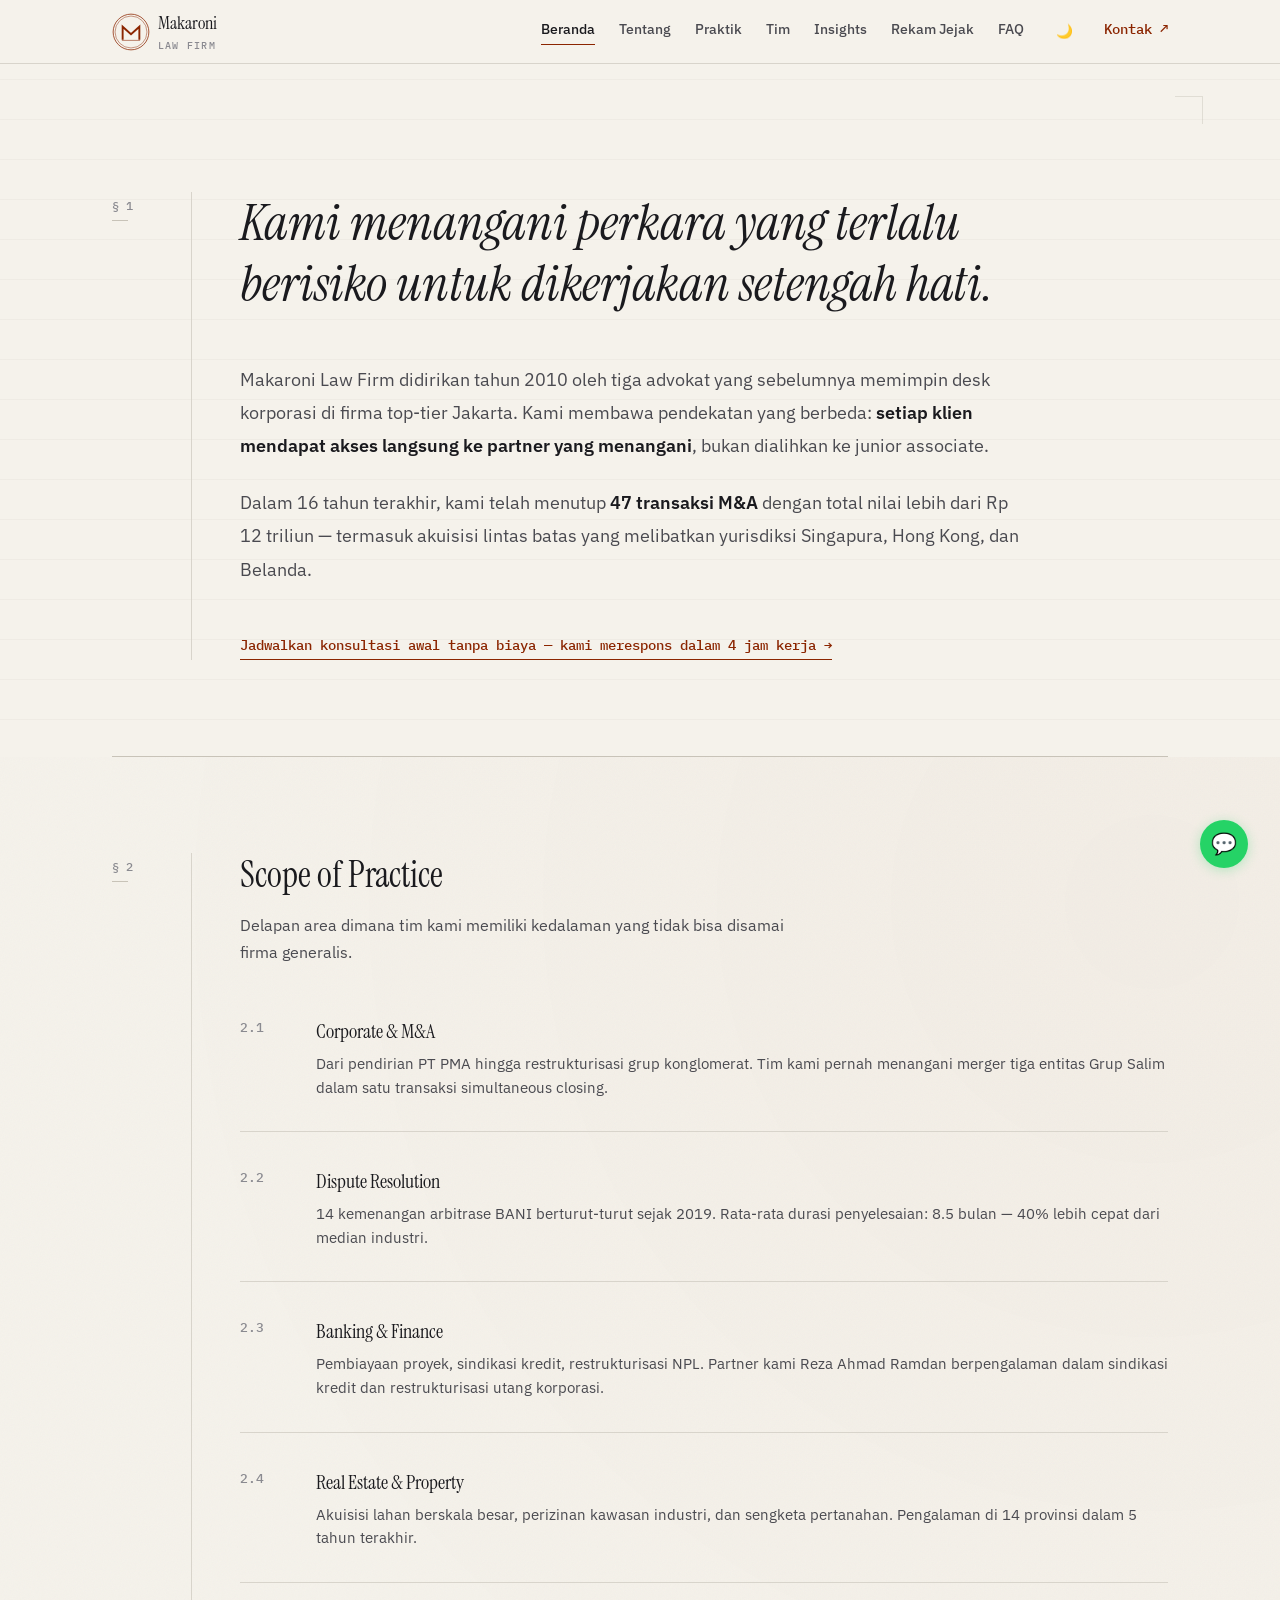
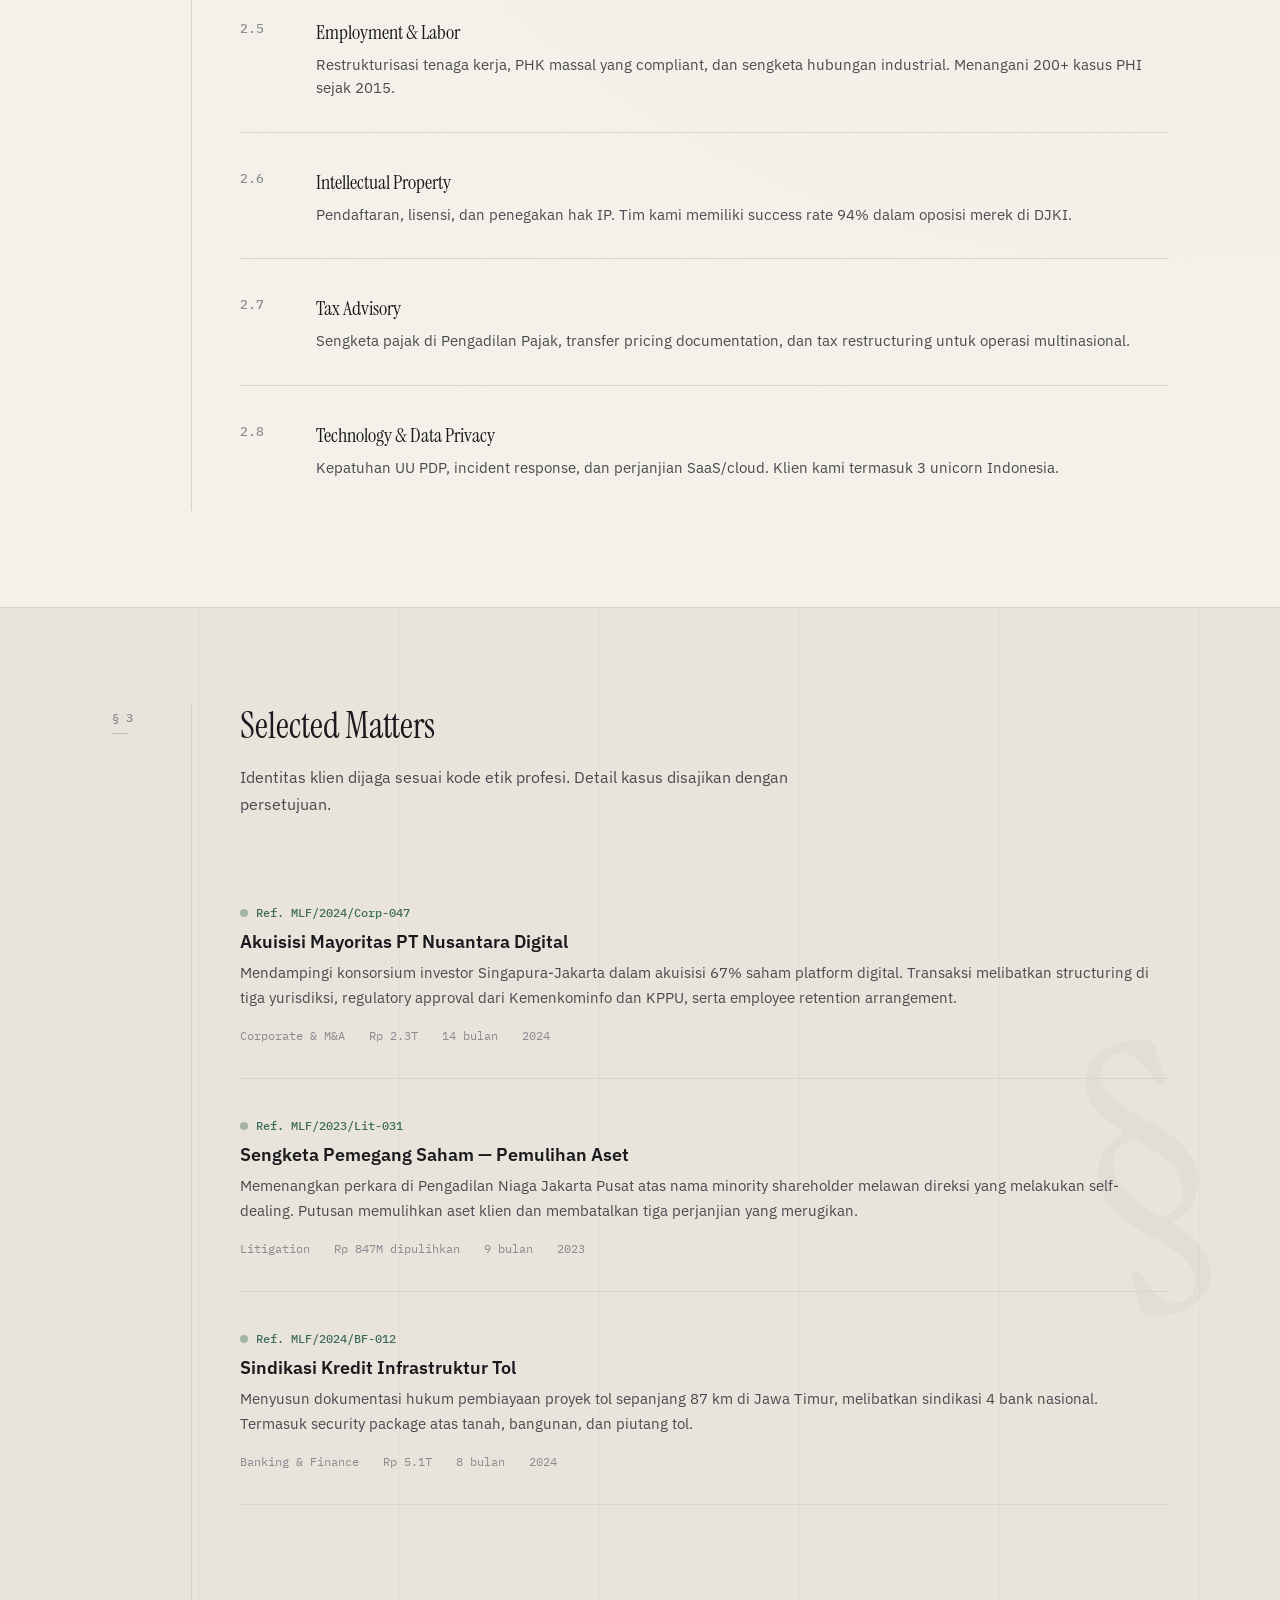
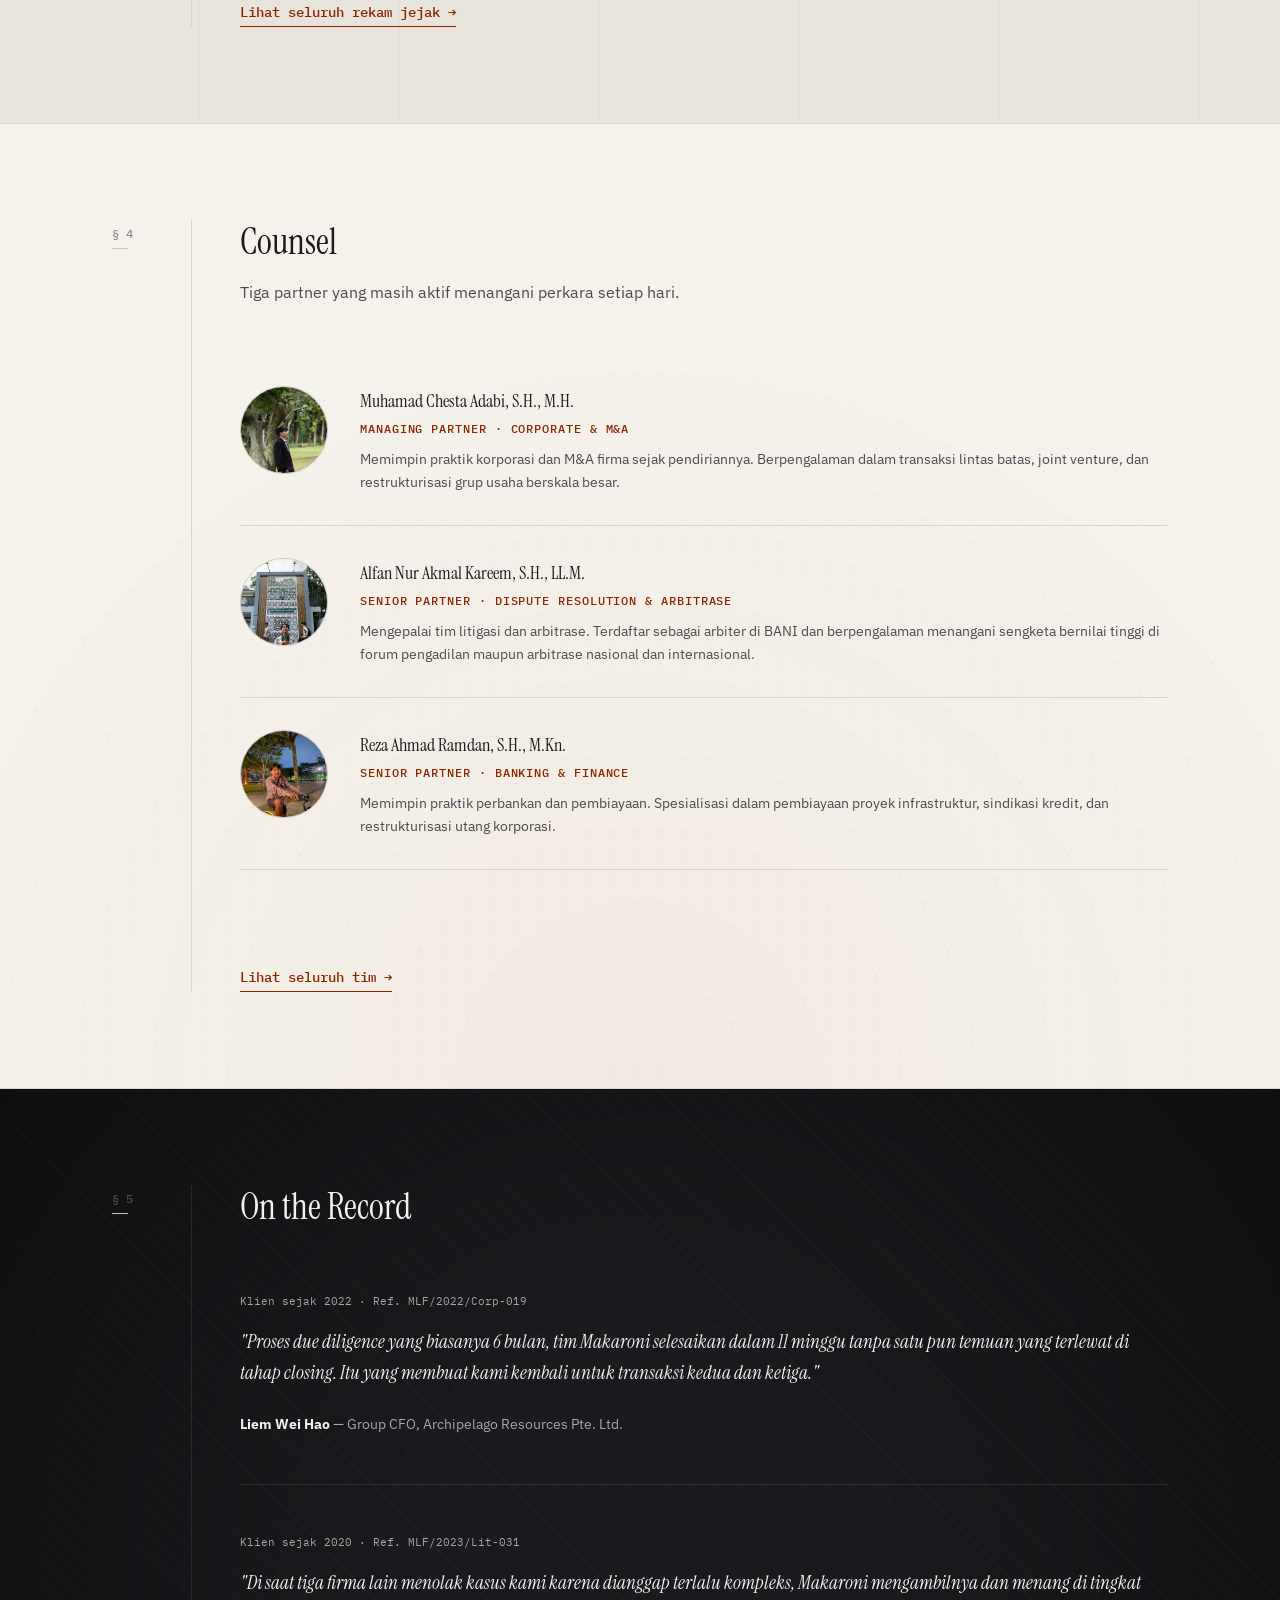
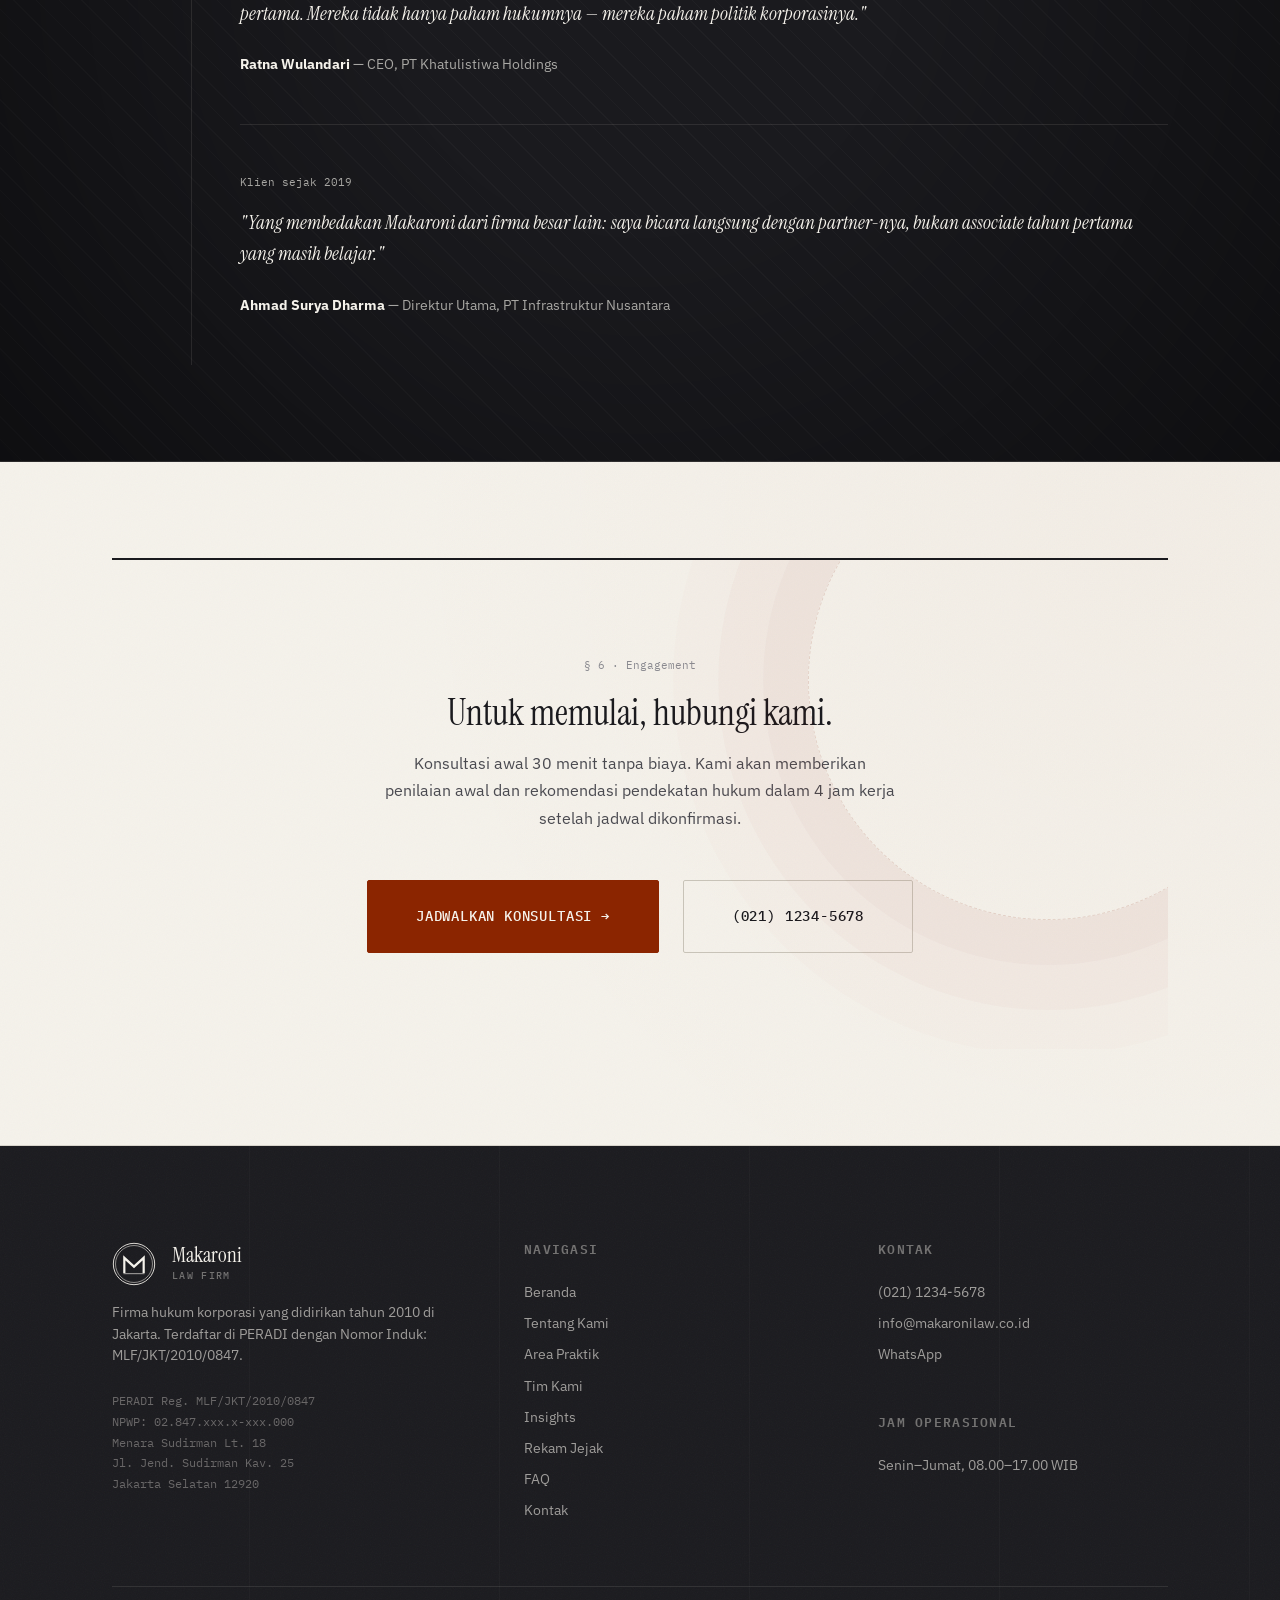
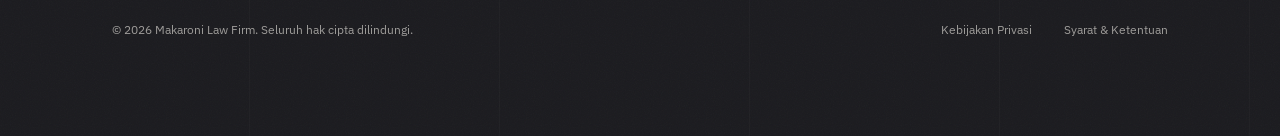
<file: index.html>
<!DOCTYPE html>
<html lang="id">
<head>
  <meta charset="UTF-8">
  <meta name="viewport" content="width=device-width, initial-scale=1.0">
  <title>Makaroni Law Firm — Corporate & Commercial Law, Jakarta</title>
  <meta name="description" content="Makaroni Law Firm: firma hukum korporasi di Jakarta dengan 47 transaksi M&A sejak 2010. Akses langsung ke partner. Konsultasi awal tanpa biaya.">
  <meta property="og:title" content="Makaroni Law Firm — Corporate & Commercial Law, Jakarta">
  <meta property="og:description" content="47 transaksi M&A. 14 kemenangan arbitrase berturut-turut. Konsultasi awal tanpa biaya.">
  <meta property="og:type" content="website">
  <link rel="icon" type="image/svg+xml" href="data:image/svg+xml,%3Csvg xmlns='http://www.w3.org/2000/svg' viewBox='0 0 100 100'%3E%3Ccircle cx='50' cy='50' r='47' fill='none' stroke='%238B2500' stroke-width='2'/%3E%3Ccircle cx='50' cy='50' r='42' fill='none' stroke='%238B2500' stroke-width='1.2'/%3E%3Cpath d='M28 68V36l22 20 22-20v32' fill='none' stroke='%238B2500' stroke-width='5' stroke-linecap='square' stroke-linejoin='miter'/%3E%3Cline x1='26' y1='72' x2='74' y2='72' stroke='%238B2500' stroke-width='1.5'/%3E%3C/svg%3E">
  <link rel="stylesheet" href="css/style.css">
</head>
<body>

  <!-- NAVBAR -->
  <nav class="navbar" id="navbar">
    <div class="navbar-inner">
      <a href="index.html" class="navbar-logo">
        <div class="logo-svg"><svg viewBox="0 0 100 100" fill="none" xmlns="http://www.w3.org/2000/svg" aria-hidden="true"><circle cx="50" cy="50" r="47" stroke="currentColor" stroke-width="2"/><circle cx="50" cy="50" r="42" stroke="currentColor" stroke-width="1.2"/><path d="M28 68V36l22 20 22-20v32" stroke="currentColor" stroke-width="5" stroke-linecap="square" stroke-linejoin="miter"/><line x1="26" y1="72" x2="74" y2="72" stroke="currentColor" stroke-width="1.5"/></svg></div>
        <div class="logo-text">Makaroni<span>Law Firm</span></div>
      </a>
      <div class="navbar-links" id="navLinks">
        <a href="index.html" class="active">Beranda</a>
        <a href="about.html">Tentang</a>
        <a href="practice-areas.html">Praktik</a>
        <a href="team.html">Tim</a>
        <a href="insights.html">Insights</a>
        <a href="track-record.html">Rekam Jejak</a>
        <a href="faq.html">FAQ</a>
        <button class="theme-toggle" aria-label="Toggle dark mode">🌙</button>
        <a href="contact.html" class="navbar-contact">Kontak ↗</a>
      </div>
      <button class="menu-toggle" id="menuToggle" aria-label="Toggle menu">
        <span></span><span></span><span></span>
      </button>
    </div>
  </nav>

  <!-- §1 OPENING STATEMENT -->
  <section class="opening-statement" id="opening">
    <div class="container">
      <div class="doc-layout">
        <div class="doc-margin">
          <div class="section-ref" data-target="opening">§ 1</div>
        </div>
        <div class="doc-content">
          <div class="opening-text">
            <h1>Kami menangani perkara yang terlalu berisiko untuk dikerjakan setengah hati.</h1>
            <p class="opening-lead">
              Makaroni Law Firm didirikan tahun 2010 oleh tiga advokat yang sebelumnya memimpin desk korporasi di firma top-tier Jakarta. Kami membawa pendekatan yang berbeda: <strong>setiap klien mendapat akses langsung ke partner yang menangani</strong>, bukan dialihkan ke junior associate.
            </p>
            <p class="opening-lead mt-lg">
              Dalam 16 tahun terakhir, kami telah menutup <strong>47 transaksi M&A</strong> dengan total nilai lebih dari Rp 12 triliun — termasuk akuisisi lintas batas yang melibatkan yurisdiksi Singapura, Hong Kong, dan Belanda.
            </p>
            <a href="contact.html" class="opening-cta">Jadwalkan konsultasi awal tanpa biaya — kami merespons dalam 4 jam kerja →</a>
          </div>
        </div>
      </div>
    </div>
  </section>

  <div class="container"><hr class="ruling-line"></div>

  <!-- §2 SCOPE OF PRACTICE -->
  <section class="doc-section" id="scope">
    <div class="container">
      <div class="doc-layout">
        <div class="doc-margin">
          <div class="section-ref" data-target="scope">§ 2</div>
        </div>
        <div class="doc-content">
          <h2 class="section-title">Scope of Practice</h2>
          <p class="section-desc">Delapan area dimana tim kami memiliki kedalaman yang tidak bisa disamai firma generalis.</p>

          <div class="clause-list">
            <a href="practice-areas.html" class="clause-item reveal">
              <div class="clause-num">2.1</div>
              <div>
                <div class="clause-title">Corporate & M&A</div>
                <div class="clause-desc">Dari pendirian PT PMA hingga restrukturisasi grup konglomerat. Tim kami pernah menangani merger tiga entitas Grup Salim dalam satu transaksi simultaneous closing.</div>
              </div>
            </a>
            <a href="practice-areas.html" class="clause-item reveal">
              <div class="clause-num">2.2</div>
              <div>
                <div class="clause-title">Dispute Resolution</div>
                <div class="clause-desc">14 kemenangan arbitrase BANI berturut-turut sejak 2019. Rata-rata durasi penyelesaian: 8.5 bulan — 40% lebih cepat dari median industri.</div>
              </div>
            </a>
            <a href="practice-areas.html" class="clause-item reveal">
              <div class="clause-num">2.3</div>
              <div>
                <div class="clause-title">Banking & Finance</div>
                <div class="clause-desc">Pembiayaan proyek, sindikasi kredit, restrukturisasi NPL. Partner kami Reza Ahmad Ramdan berpengalaman dalam sindikasi kredit dan restrukturisasi utang korporasi.</div>
              </div>
            </a>
            <a href="practice-areas.html" class="clause-item reveal">
              <div class="clause-num">2.4</div>
              <div>
                <div class="clause-title">Real Estate & Property</div>
                <div class="clause-desc">Akuisisi lahan berskala besar, perizinan kawasan industri, dan sengketa pertanahan. Pengalaman di 14 provinsi dalam 5 tahun terakhir.</div>
              </div>
            </a>
            <a href="practice-areas.html" class="clause-item reveal">
              <div class="clause-num">2.5</div>
              <div>
                <div class="clause-title">Employment & Labor</div>
                <div class="clause-desc">Restrukturisasi tenaga kerja, PHK massal yang compliant, dan sengketa hubungan industrial. Menangani 200+ kasus PHI sejak 2015.</div>
              </div>
            </a>
            <a href="practice-areas.html" class="clause-item reveal">
              <div class="clause-num">2.6</div>
              <div>
                <div class="clause-title">Intellectual Property</div>
                <div class="clause-desc">Pendaftaran, lisensi, dan penegakan hak IP. Tim kami memiliki success rate 94% dalam oposisi merek di DJKI.</div>
              </div>
            </a>
            <a href="practice-areas.html" class="clause-item reveal">
              <div class="clause-num">2.7</div>
              <div>
                <div class="clause-title">Tax Advisory</div>
                <div class="clause-desc">Sengketa pajak di Pengadilan Pajak, transfer pricing documentation, dan tax restructuring untuk operasi multinasional.</div>
              </div>
            </a>
            <a href="practice-areas.html" class="clause-item reveal">
              <div class="clause-num">2.8</div>
              <div>
                <div class="clause-title">Technology & Data Privacy</div>
                <div class="clause-desc">Kepatuhan UU PDP, incident response, dan perjanjian SaaS/cloud. Klien kami termasuk 3 unicorn Indonesia.</div>
              </div>
            </a>
          </div>
        </div>
      </div>
    </div>
  </section>

  <!-- §3 SELECTED MATTERS -->
  <section class="doc-section bg-sidebar" id="matters">
    <div class="container">
      <div class="doc-layout">
        <div class="doc-margin">
          <div class="section-ref" data-target="matters">§ 3</div>
        </div>
        <div class="doc-content">
          <h2 class="section-title">Selected Matters</h2>
          <p class="section-desc">Identitas klien dijaga sesuai kode etik profesi. Detail kasus disajikan dengan persetujuan.</p>

          <div class="citation-card reveal">
            <div class="citation-ref">Ref. MLF/2024/Corp-047</div>
            <h4>Akuisisi Mayoritas PT Nusantara Digital</h4>
            <p class="citation-body">Mendampingi konsorsium investor Singapura-Jakarta dalam akuisisi 67% saham platform digital. Transaksi melibatkan structuring di tiga yurisdiksi, regulatory approval dari Kemenkominfo dan KPPU, serta employee retention arrangement.</p>
            <div class="citation-meta">
              <span>Corporate & M&A</span>
              <span>Rp 2.3T</span>
              <span>14 bulan</span>
              <span>2024</span>
            </div>
          </div>

          <div class="citation-card reveal">
            <div class="citation-ref">Ref. MLF/2023/Lit-031</div>
            <h4>Sengketa Pemegang Saham — Pemulihan Aset</h4>
            <p class="citation-body">Memenangkan perkara di Pengadilan Niaga Jakarta Pusat atas nama minority shareholder melawan direksi yang melakukan self-dealing. Putusan memulihkan aset klien dan membatalkan tiga perjanjian yang merugikan.</p>
            <div class="citation-meta">
              <span>Litigation</span>
              <span>Rp 847M dipulihkan</span>
              <span>9 bulan</span>
              <span>2023</span>
            </div>
          </div>

          <div class="citation-card reveal">
            <div class="citation-ref">Ref. MLF/2024/BF-012</div>
            <h4>Sindikasi Kredit Infrastruktur Tol</h4>
            <p class="citation-body">Menyusun dokumentasi hukum pembiayaan proyek tol sepanjang 87 km di Jawa Timur, melibatkan sindikasi 4 bank nasional. Termasuk security package atas tanah, bangunan, dan piutang tol.</p>
            <div class="citation-meta">
              <span>Banking & Finance</span>
              <span>Rp 5.1T</span>
              <span>8 bulan</span>
              <span>2024</span>
            </div>
          </div>

          <div class="mt-2xl">
            <a href="track-record.html" class="opening-cta">Lihat seluruh rekam jejak →</a>
          </div>
        </div>
      </div>
    </div>
  </section>

  <!-- §4 COUNSEL -->
  <section class="doc-section" id="counsel">
    <div class="container">
      <div class="doc-layout">
        <div class="doc-margin">
          <div class="section-ref" data-target="counsel">§ 4</div>
        </div>
        <div class="doc-content">
          <h2 class="section-title">Counsel</h2>
          <p class="section-desc">Tiga partner yang masih aktif menangani perkara setiap hari.</p>

          <div class="counsel-card reveal">
            <div class="counsel-photo">
              <img src="img/team/muhamad-chesta-adabi.jpeg" alt="Muhamad Chesta Adabi" loading="lazy">
            </div>
            <div>
              <div class="counsel-name">Muhamad Chesta Adabi, S.H., M.H.</div>
              <div class="counsel-title">Managing Partner · Corporate & M&A</div>
              <p class="counsel-bio">Memimpin praktik korporasi dan M&A firma sejak pendiriannya. Berpengalaman dalam transaksi lintas batas, joint venture, dan restrukturisasi grup usaha berskala besar.</p>
            </div>
          </div>

          <div class="counsel-card reveal">
            <div class="counsel-photo">
              <img src="img/team/alfan-nur-akmal-kareem.jpeg" alt="Alfan Nur Akmal Kareem" loading="lazy">
            </div>
            <div>
              <div class="counsel-name">Alfan Nur Akmal Kareem, S.H., LL.M.</div>
              <div class="counsel-title">Senior Partner · Dispute Resolution & Arbitrase</div>
              <p class="counsel-bio">Mengepalai tim litigasi dan arbitrase. Terdaftar sebagai arbiter di BANI dan berpengalaman menangani sengketa bernilai tinggi di forum pengadilan maupun arbitrase nasional dan internasional.</p>
            </div>
          </div>

          <div class="counsel-card reveal">
            <div class="counsel-photo">
              <img src="img/team/reza-ahmad-ramdan.jpeg" alt="Reza Ahmad Ramdan" loading="lazy">
            </div>
            <div>
              <div class="counsel-name">Reza Ahmad Ramdan, S.H., M.Kn.</div>
              <div class="counsel-title">Senior Partner · Banking & Finance</div>
              <p class="counsel-bio">Memimpin praktik perbankan dan pembiayaan. Spesialisasi dalam pembiayaan proyek infrastruktur, sindikasi kredit, dan restrukturisasi utang korporasi.</p>
            </div>
          </div>

          <div class="mt-2xl">
            <a href="team.html" class="opening-cta">Lihat seluruh tim →</a>
          </div>
        </div>
      </div>
    </div>
  </section>

  <!-- §5 ON THE RECORD -->
  <section class="doc-section bg-dark" id="record">
    <div class="container">
      <div class="doc-layout">
        <div class="doc-margin">
          <div class="section-ref" data-target="record">§ 5</div>
        </div>
        <div class="doc-content">
          <h2 class="section-title">On the Record</h2>

          <div class="witness-card reveal">
            <div class="witness-ref">Klien sejak 2022 · Ref. MLF/2022/Corp-019</div>
            <p class="witness-text">"Proses due diligence yang biasanya 6 bulan, tim Makaroni selesaikan dalam 11 minggu tanpa satu pun temuan yang terlewat di tahap closing. Itu yang membuat kami kembali untuk transaksi kedua dan ketiga."</p>
            <p class="witness-author"><strong>Liem Wei Hao</strong> <span>— Group CFO, Archipelago Resources Pte. Ltd.</span></p>
          </div>

          <div class="witness-card reveal">
            <div class="witness-ref">Klien sejak 2020 · Ref. MLF/2023/Lit-031</div>
            <p class="witness-text">"Di saat tiga firma lain menolak kasus kami karena dianggap terlalu kompleks, Makaroni mengambilnya dan menang di tingkat pertama. Mereka tidak hanya paham hukumnya — mereka paham politik korporasinya."</p>
            <p class="witness-author"><strong>Ratna Wulandari</strong> <span>— CEO, PT Khatulistiwa Holdings</span></p>
          </div>

          <div class="witness-card reveal">
            <div class="witness-ref">Klien sejak 2019</div>
            <p class="witness-text">"Yang membedakan Makaroni dari firma besar lain: saya bicara langsung dengan partner-nya, bukan associate tahun pertama yang masih belajar."</p>
            <p class="witness-author"><strong>Ahmad Surya Dharma</strong> <span>— Direktur Utama, PT Infrastruktur Nusantara</span></p>
          </div>
        </div>
      </div>
    </div>
  </section>

  <!-- ENGAGEMENT CLAUSE -->
  <section class="doc-section" id="engage">
    <div class="container">
      <div class="engagement-clause">
        <span class="clause-num-inline">§ 6 · Engagement</span>
        <h2>Untuk memulai, hubungi kami.</h2>
        <p>Konsultasi awal 30 menit tanpa biaya. Kami akan memberikan penilaian awal dan rekomendasi pendekatan hukum dalam 4 jam kerja setelah jadwal dikonfirmasi.</p>
        <div class="btn-group-center">
          <a href="contact.html" class="btn btn-primary btn-lg">Jadwalkan Konsultasi →</a>
          <a href="tel:+622112345678" class="btn btn-outline btn-lg">(021) 1234-5678</a>
        </div>
      </div>
    </div>
  </section>

  <!-- COLOPHON -->
  <footer class="colophon">
    <div class="container">
      <div class="colophon-inner">
        <div class="colophon-brand">
          <div class="logo-full"><div class="logo-svg"><svg viewBox="0 0 100 100" fill="none" xmlns="http://www.w3.org/2000/svg" aria-hidden="true"><circle cx="50" cy="50" r="47" stroke="currentColor" stroke-width="2"/><circle cx="50" cy="50" r="42" stroke="currentColor" stroke-width="1.2"/><path d="M28 68V36l22 20 22-20v32" stroke="currentColor" stroke-width="5" stroke-linecap="square" stroke-linejoin="miter"/><line x1="26" y1="72" x2="74" y2="72" stroke="currentColor" stroke-width="1.5"/></svg></div><div class="logo-wordmark"><span class="logo-wordmark-name">Makaroni</span><span class="logo-wordmark-sub">Law Firm</span></div></div>
          <p>Firma hukum korporasi yang didirikan tahun 2010 di Jakarta. Terdaftar di PERADI dengan Nomor Induk: MLF/JKT/2010/0847.</p>
          <div class="colophon-registrations">
            PERADI Reg. MLF/JKT/2010/0847<br>
            NPWP: 02.847.xxx.x-xxx.000<br>
            Menara Sudirman Lt. 18<br>
            Jl. Jend. Sudirman Kav. 25<br>
            Jakarta Selatan 12920
          </div>
        </div>
        <div>
          <h5>Navigasi</h5>
          <div class="colophon-links">
            <a href="index.html">Beranda</a>
            <a href="about.html">Tentang Kami</a>
            <a href="practice-areas.html">Area Praktik</a>
            <a href="team.html">Tim Kami</a>
            <a href="insights.html">Insights</a>
            <a href="track-record.html">Rekam Jejak</a>
            <a href="faq.html">FAQ</a>
            <a href="contact.html">Kontak</a>
          </div>
        </div>
        <div>
          <h5>Kontak</h5>
          <div class="colophon-links">
            <a href="tel:+622112345678">(021) 1234-5678</a>
            <a href="mailto:info@makaronilaw.co.id">info@makaronilaw.co.id</a>
            <a href="https://wa.me/62211234567" target="_blank" rel="noopener">WhatsApp</a>
          </div>
          <h5 class="mt-2xl">Jam Operasional</h5>
          <div class="colophon-links">
            <span>Senin–Jumat, 08.00–17.00 WIB</span>
          </div>
        </div>
      </div>
      <div class="colophon-bottom">
        <span>© 2026 Makaroni Law Firm. Seluruh hak cipta dilindungi.</span>
        <div class="link-row">
          <a href="faq.html">Kebijakan Privasi</a>
          <a href="faq.html">Syarat & Ketentuan</a>
        </div>
      </div>
    </div>
  </footer>

  <a href="https://wa.me/62211234567" class="whatsapp-float" target="_blank" rel="noopener" aria-label="Chat via WhatsApp">💬</a>
  <button class="back-to-top" aria-label="Kembali ke atas">↑</button>
  <script src="js/main.js"></script>
</body>
</html>
</file>
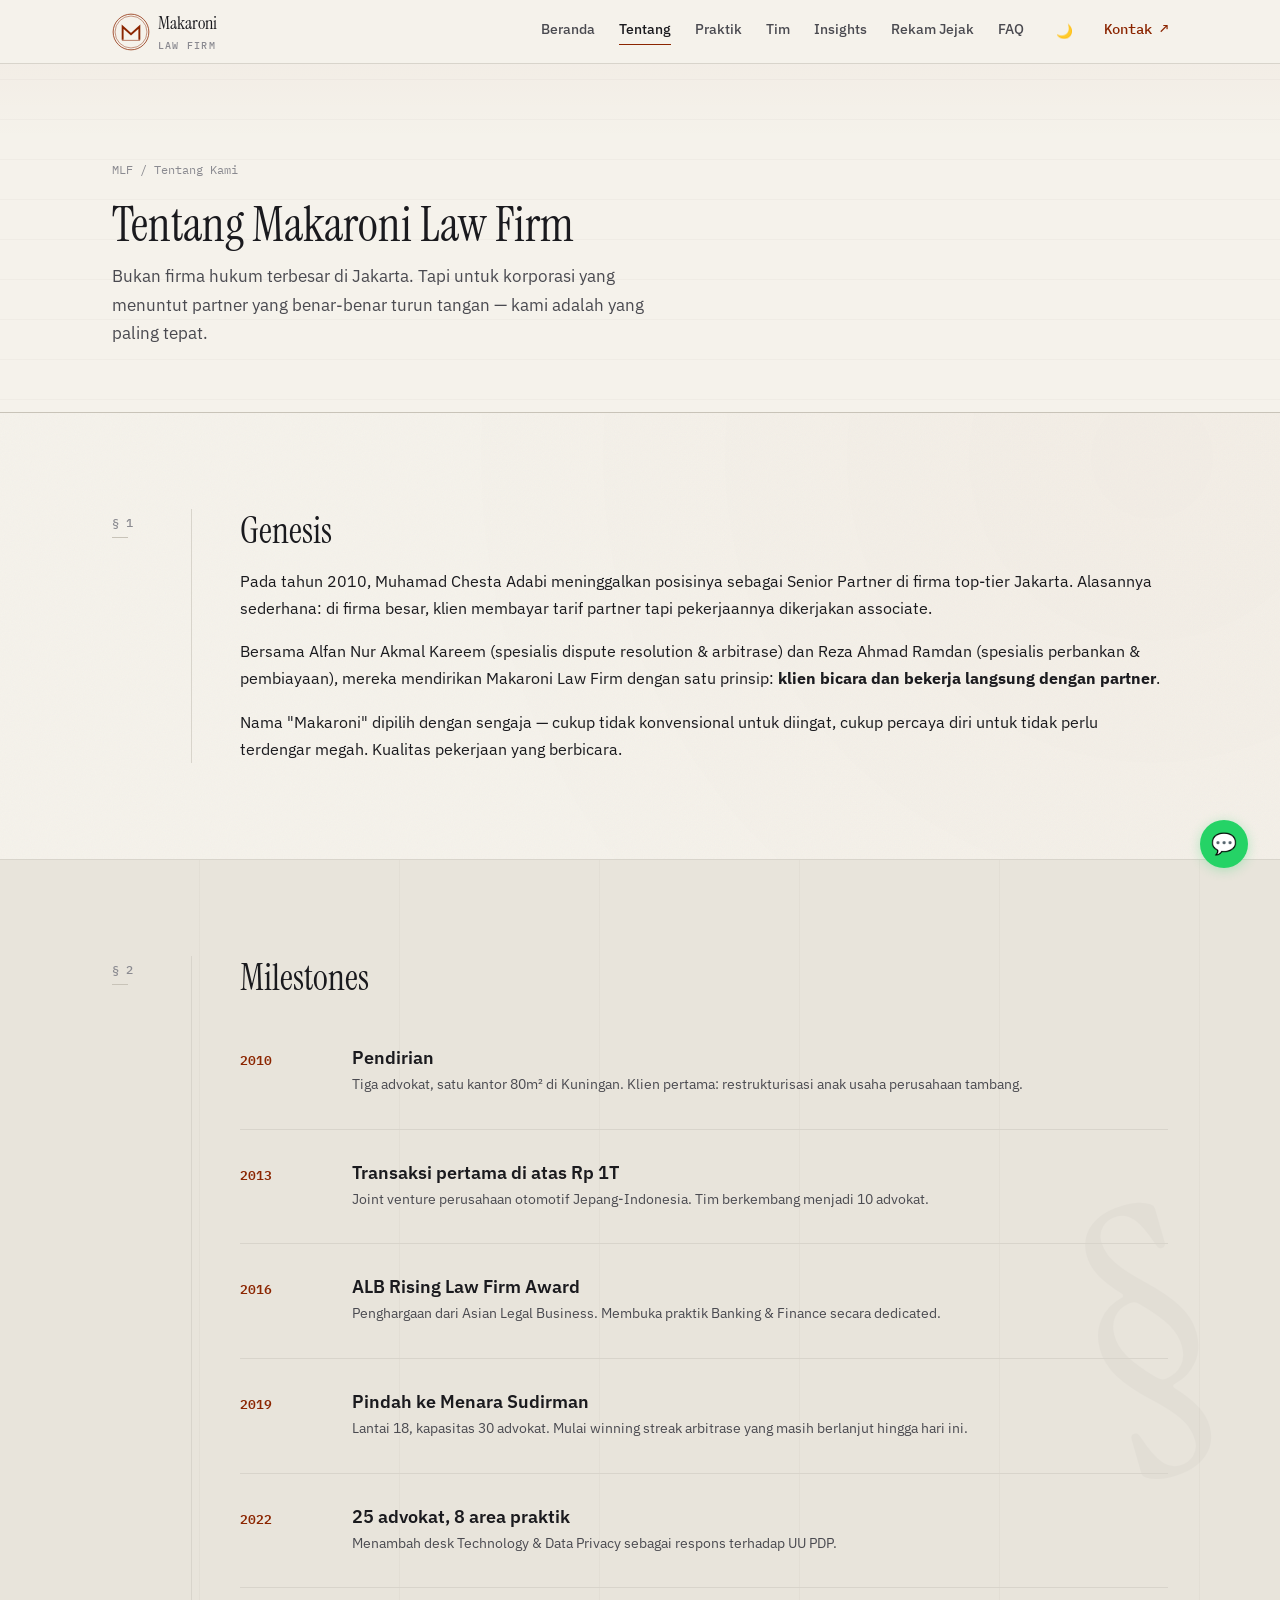
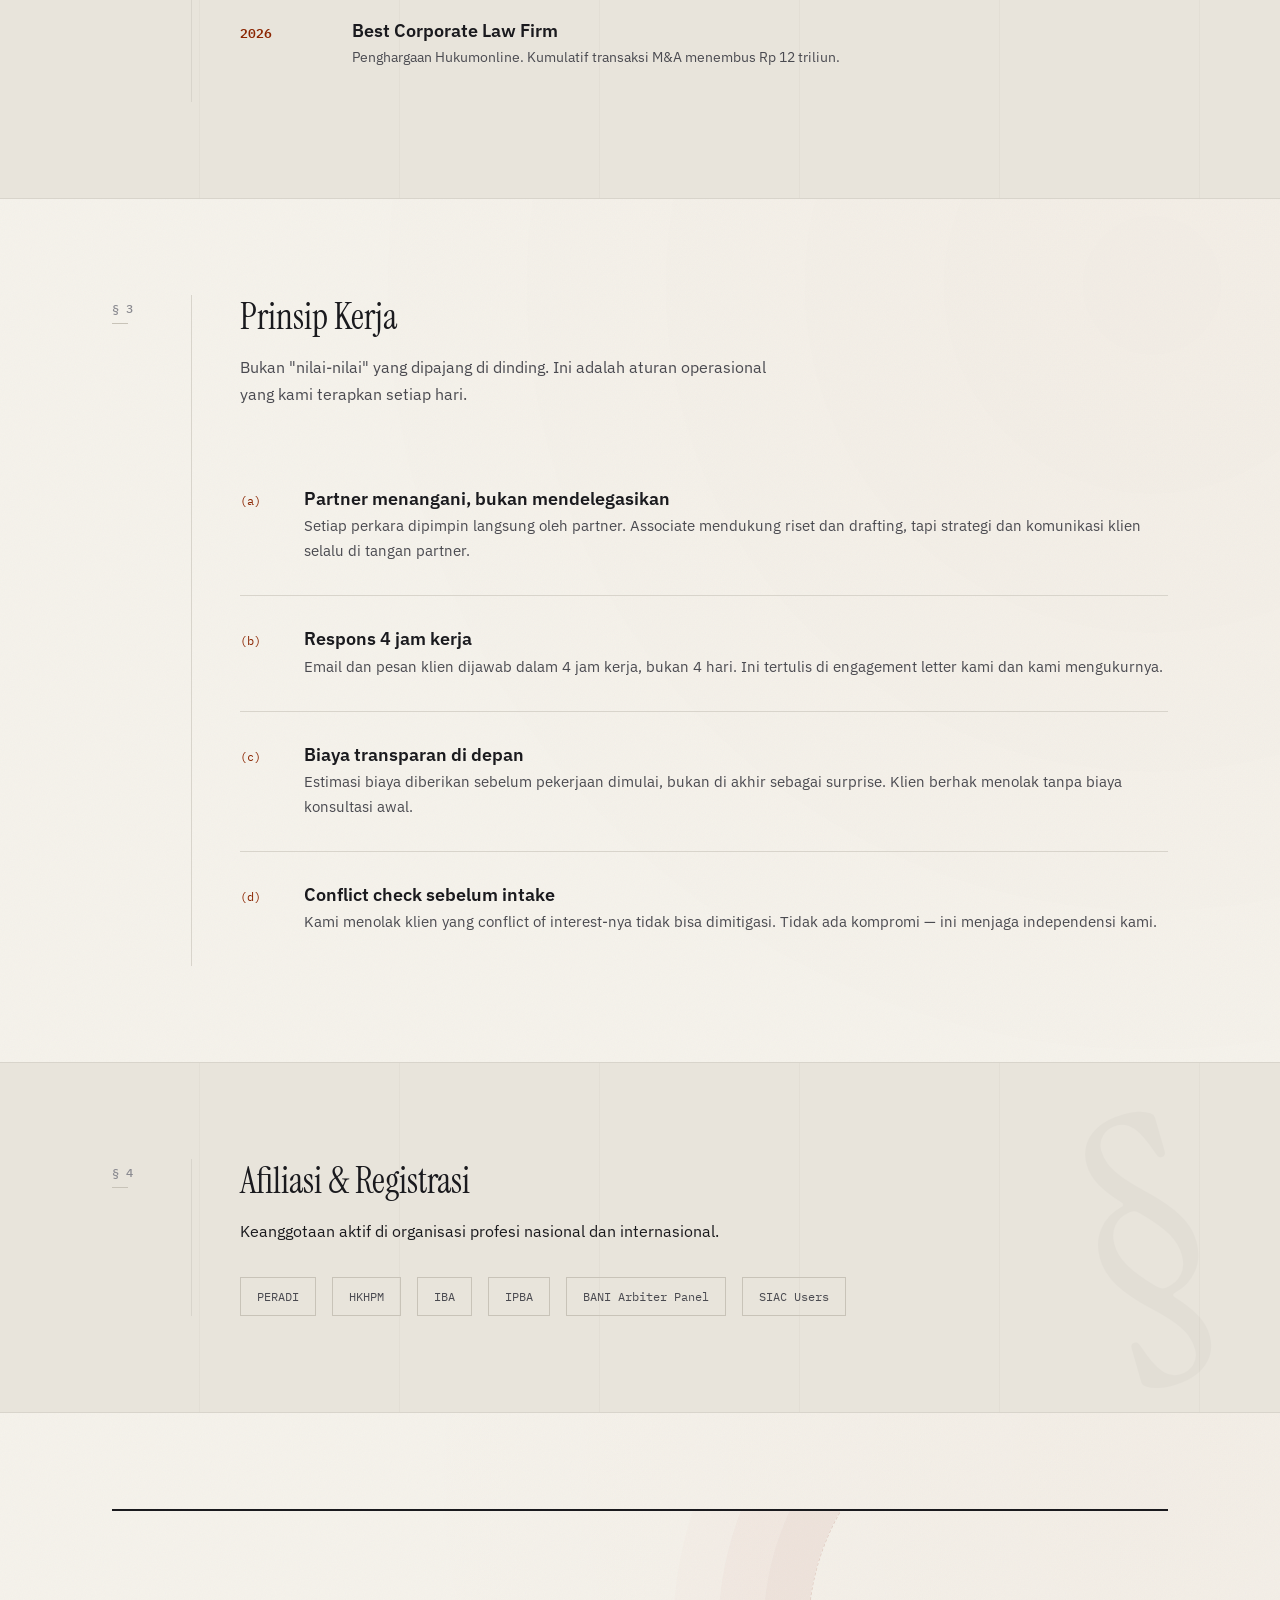
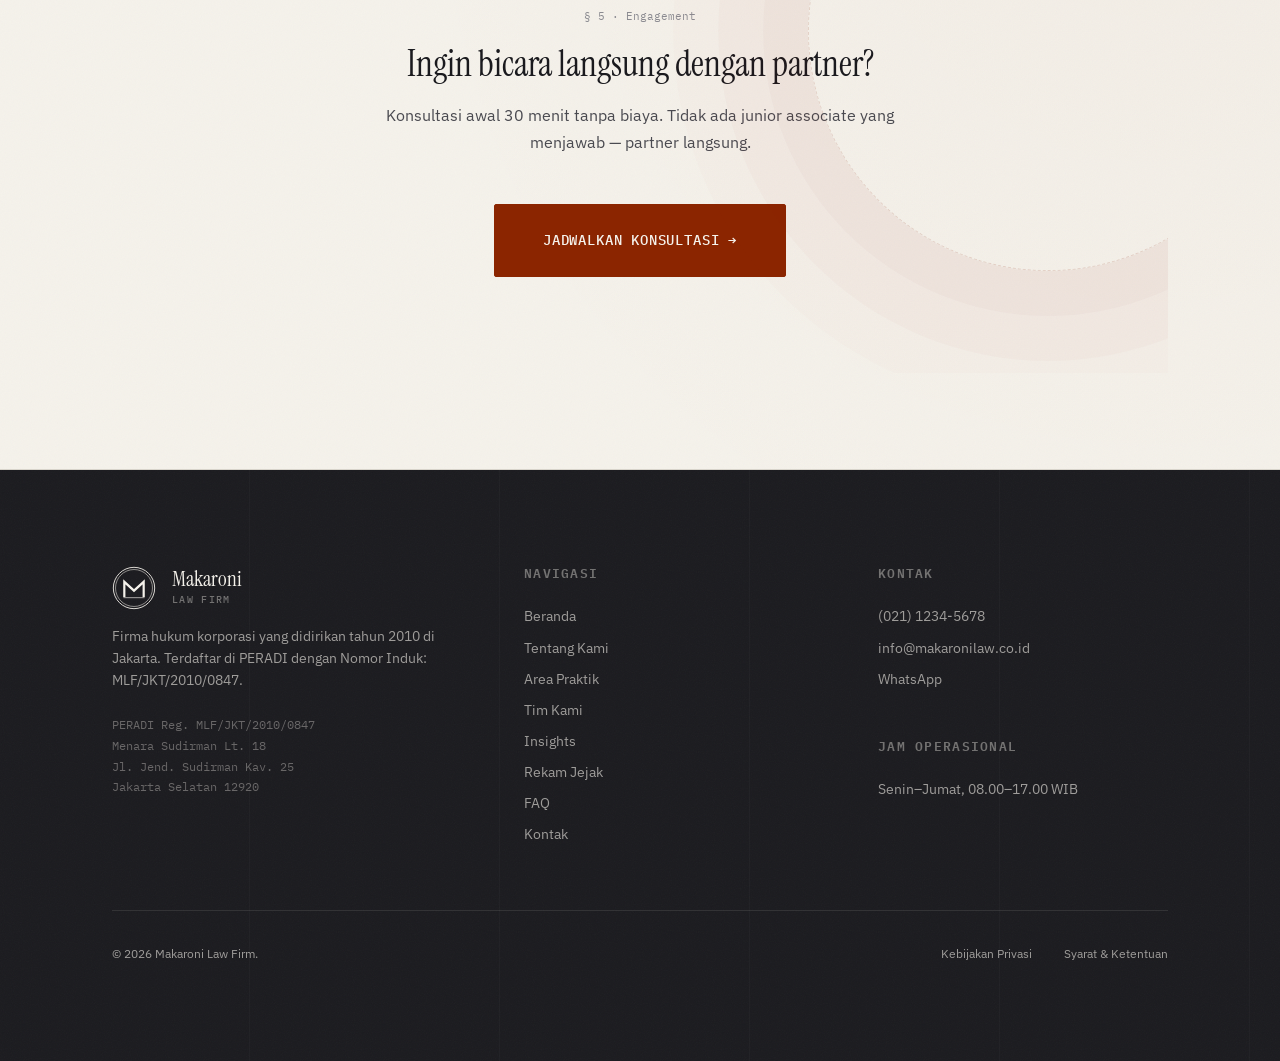
<file: about.html>
<!DOCTYPE html>
<html lang="id">
<head>
  <meta charset="UTF-8">
  <meta name="viewport" content="width=device-width, initial-scale=1.0">
  <title>Tentang Kami — Makaroni Law Firm</title>
  <meta name="description" content="Sejarah Makaroni Law Firm: didirikan 2010 oleh tiga mantan partner firma top-tier Jakarta. 25 advokat, 8 area praktik, satu prinsip — akses langsung ke partner.">
  <link rel="icon" type="image/svg+xml" href="data:image/svg+xml,%3Csvg xmlns='http://www.w3.org/2000/svg' viewBox='0 0 100 100'%3E%3Ccircle cx='50' cy='50' r='47' fill='none' stroke='%238B2500' stroke-width='2'/%3E%3Ccircle cx='50' cy='50' r='42' fill='none' stroke='%238B2500' stroke-width='1.2'/%3E%3Cpath d='M28 68V36l22 20 22-20v32' fill='none' stroke='%238B2500' stroke-width='5' stroke-linecap='square' stroke-linejoin='miter'/%3E%3Cline x1='26' y1='72' x2='74' y2='72' stroke='%238B2500' stroke-width='1.5'/%3E%3C/svg%3E">
  <link rel="stylesheet" href="css/style.css">
</head>
<body>
  <nav class="navbar" id="navbar"><div class="navbar-inner"><a href="index.html" class="navbar-logo"><div class="logo-svg"><svg viewBox="0 0 100 100" fill="none" xmlns="http://www.w3.org/2000/svg" aria-hidden="true"><circle cx="50" cy="50" r="47" stroke="currentColor" stroke-width="2"/><circle cx="50" cy="50" r="42" stroke="currentColor" stroke-width="1.2"/><path d="M28 68V36l22 20 22-20v32" stroke="currentColor" stroke-width="5" stroke-linecap="square" stroke-linejoin="miter"/><line x1="26" y1="72" x2="74" y2="72" stroke="currentColor" stroke-width="1.5"/></svg></div><div class="logo-text">Makaroni<span>Law Firm</span></div></a><div class="navbar-links" id="navLinks"><a href="index.html">Beranda</a><a href="about.html" class="active">Tentang</a><a href="practice-areas.html">Praktik</a><a href="team.html">Tim</a><a href="insights.html">Insights</a><a href="track-record.html">Rekam Jejak</a><a href="faq.html">FAQ</a><button class="theme-toggle" aria-label="Toggle dark mode">🌙</button><a href="contact.html" class="navbar-contact">Kontak ↗</a></div><button class="menu-toggle" id="menuToggle" aria-label="Toggle menu"><span></span><span></span><span></span></button></div></nav>

  <div class="page-header">
    <div class="container">
      <div class="page-ref">MLF / Tentang Kami</div>
      <h1>Tentang Makaroni Law Firm</h1>
      <p class="page-desc">Bukan firma hukum terbesar di Jakarta. Tapi untuk korporasi yang menuntut partner yang benar-benar turun tangan — kami adalah yang paling tepat.</p>
    </div>
  </div>

  <section class="doc-section" id="genesis">
    <div class="container">
      <div class="doc-layout">
        <div class="doc-margin"><div class="section-ref" data-target="genesis">§ 1</div></div>
        <div class="doc-content">
          <h2 class="section-title">Genesis</h2>
          <p>Pada tahun 2010, Muhamad Chesta Adabi meninggalkan posisinya sebagai Senior Partner di firma top-tier Jakarta. Alasannya sederhana: di firma besar, klien membayar tarif partner tapi pekerjaannya dikerjakan associate.</p>
          <p>Bersama Alfan Nur Akmal Kareem (spesialis dispute resolution & arbitrase) dan Reza Ahmad Ramdan (spesialis perbankan & pembiayaan), mereka mendirikan Makaroni Law Firm dengan satu prinsip: <strong>klien bicara dan bekerja langsung dengan partner</strong>.</p>
          <p>Nama "Makaroni" dipilih dengan sengaja — cukup tidak konvensional untuk diingat, cukup percaya diri untuk tidak perlu terdengar megah. Kualitas pekerjaan yang berbicara.</p>
        </div>
      </div>
    </div>
  </section>

  <section class="doc-section bg-sidebar" id="milestones">
    <div class="container">
      <div class="doc-layout">
        <div class="doc-margin"><div class="section-ref" data-target="milestones">§ 2</div></div>
        <div class="doc-content">
          <h2 class="section-title">Milestones</h2>
          <div class="timeline-entry reveal">
            <div class="timeline-year">2010</div>
            <div><h4>Pendirian</h4><p>Tiga advokat, satu kantor 80m² di Kuningan. Klien pertama: restrukturisasi anak usaha perusahaan tambang.</p></div>
          </div>
          <div class="timeline-entry reveal">
            <div class="timeline-year">2013</div>
            <div><h4>Transaksi pertama di atas Rp 1T</h4><p>Joint venture perusahaan otomotif Jepang-Indonesia. Tim berkembang menjadi 10 advokat.</p></div>
          </div>
          <div class="timeline-entry reveal">
            <div class="timeline-year">2016</div>
            <div><h4>ALB Rising Law Firm Award</h4><p>Penghargaan dari Asian Legal Business. Membuka praktik Banking & Finance secara dedicated.</p></div>
          </div>
          <div class="timeline-entry reveal">
            <div class="timeline-year">2019</div>
            <div><h4>Pindah ke Menara Sudirman</h4><p>Lantai 18, kapasitas 30 advokat. Mulai winning streak arbitrase yang masih berlanjut hingga hari ini.</p></div>
          </div>
          <div class="timeline-entry reveal">
            <div class="timeline-year">2022</div>
            <div><h4>25 advokat, 8 area praktik</h4><p>Menambah desk Technology & Data Privacy sebagai respons terhadap UU PDP.</p></div>
          </div>
          <div class="timeline-entry reveal">
            <div class="timeline-year">2026</div>
            <div><h4>Best Corporate Law Firm</h4><p>Penghargaan Hukumonline. Kumulatif transaksi M&A menembus Rp 12 triliun.</p></div>
          </div>
        </div>
      </div>
    </div>
  </section>

  <section class="doc-section" id="principles">
    <div class="container">
      <div class="doc-layout">
        <div class="doc-margin"><div class="section-ref" data-target="principles">§ 3</div></div>
        <div class="doc-content">
          <h2 class="section-title">Prinsip Kerja</h2>
          <p class="section-desc">Bukan "nilai-nilai" yang dipajang di dinding. Ini adalah aturan operasional yang kami terapkan setiap hari.</p>
          <div class="value-item reveal">
            <div class="value-marker">(a)</div>
            <div><h4>Partner menangani, bukan mendelegasikan</h4><p>Setiap perkara dipimpin langsung oleh partner. Associate mendukung riset dan drafting, tapi strategi dan komunikasi klien selalu di tangan partner.</p></div>
          </div>
          <div class="value-item reveal">
            <div class="value-marker">(b)</div>
            <div><h4>Respons 4 jam kerja</h4><p>Email dan pesan klien dijawab dalam 4 jam kerja, bukan 4 hari. Ini tertulis di engagement letter kami dan kami mengukurnya.</p></div>
          </div>
          <div class="value-item reveal">
            <div class="value-marker">(c)</div>
            <div><h4>Biaya transparan di depan</h4><p>Estimasi biaya diberikan sebelum pekerjaan dimulai, bukan di akhir sebagai surprise. Klien berhak menolak tanpa biaya konsultasi awal.</p></div>
          </div>
          <div class="value-item reveal">
            <div class="value-marker">(d)</div>
            <div><h4>Conflict check sebelum intake</h4><p>Kami menolak klien yang conflict of interest-nya tidak bisa dimitigasi. Tidak ada kompromi — ini menjaga independensi kami.</p></div>
          </div>
        </div>
      </div>
    </div>
  </section>

  <section class="doc-section bg-sidebar">
    <div class="container">
      <div class="doc-layout">
        <div class="doc-margin"><div class="section-ref">§ 4</div></div>
        <div class="doc-content">
          <h2 class="section-title">Afiliasi & Registrasi</h2>
          <p class="mb-xl">Keanggotaan aktif di organisasi profesi nasional dan internasional.</p>
          <div class="affiliation-row">
            <span class="affiliation-badge">PERADI</span>
            <span class="affiliation-badge">HKHPM</span>
            <span class="affiliation-badge">IBA</span>
            <span class="affiliation-badge">IPBA</span>
            <span class="affiliation-badge">BANI Arbiter Panel</span>
            <span class="affiliation-badge">SIAC Users</span>
          </div>
        </div>
      </div>
    </div>
  </section>

  <section class="doc-section"><div class="container"><div class="engagement-clause"><span class="clause-num-inline">§ 5 · Engagement</span><h2>Ingin bicara langsung dengan partner?</h2><p>Konsultasi awal 30 menit tanpa biaya. Tidak ada junior associate yang menjawab — partner langsung.</p><a href="contact.html" class="btn btn-primary btn-lg">Jadwalkan Konsultasi →</a></div></div></section>

  <footer class="colophon"><div class="container"><div class="colophon-inner"><div class="colophon-brand">
          <div class="logo-full"><div class="logo-svg"><svg viewBox="0 0 100 100" fill="none" xmlns="http://www.w3.org/2000/svg" aria-hidden="true"><circle cx="50" cy="50" r="47" stroke="currentColor" stroke-width="2"/><circle cx="50" cy="50" r="42" stroke="currentColor" stroke-width="1.2"/><path d="M28 68V36l22 20 22-20v32" stroke="currentColor" stroke-width="5" stroke-linecap="square" stroke-linejoin="miter"/><line x1="26" y1="72" x2="74" y2="72" stroke="currentColor" stroke-width="1.5"/></svg></div><div class="logo-wordmark"><span class="logo-wordmark-name">Makaroni</span><span class="logo-wordmark-sub">Law Firm</span></div></div><p>Firma hukum korporasi yang didirikan tahun 2010 di Jakarta. Terdaftar di PERADI dengan Nomor Induk: MLF/JKT/2010/0847.</p><div class="colophon-registrations">PERADI Reg. MLF/JKT/2010/0847<br>Menara Sudirman Lt. 18<br>Jl. Jend. Sudirman Kav. 25<br>Jakarta Selatan 12920</div></div><div><h5>Navigasi</h5><div class="colophon-links"><a href="index.html">Beranda</a><a href="about.html">Tentang Kami</a><a href="practice-areas.html">Area Praktik</a><a href="team.html">Tim Kami</a><a href="insights.html">Insights</a><a href="track-record.html">Rekam Jejak</a><a href="faq.html">FAQ</a><a href="contact.html">Kontak</a></div></div><div><h5>Kontak</h5><div class="colophon-links"><a href="tel:+622112345678">(021) 1234-5678</a><a href="mailto:info@makaronilaw.co.id">info@makaronilaw.co.id</a><a href="https://wa.me/62211234567" target="_blank" rel="noopener">WhatsApp</a></div><h5 class="mt-2xl">Jam Operasional</h5><div class="colophon-links"><span>Senin–Jumat, 08.00–17.00 WIB</span></div></div></div><div class="colophon-bottom"><span>© 2026 Makaroni Law Firm.</span><div class="link-row"><a href="faq.html">Kebijakan Privasi</a><a href="faq.html">Syarat & Ketentuan</a></div></div></div></footer>
  <a href="https://wa.me/62211234567" class="whatsapp-float" target="_blank" rel="noopener" aria-label="Chat via WhatsApp">💬</a>
  <button class="back-to-top" aria-label="Kembali ke atas">↑</button>
  <script src="js/main.js"></script>
</body>
</html>
</file>
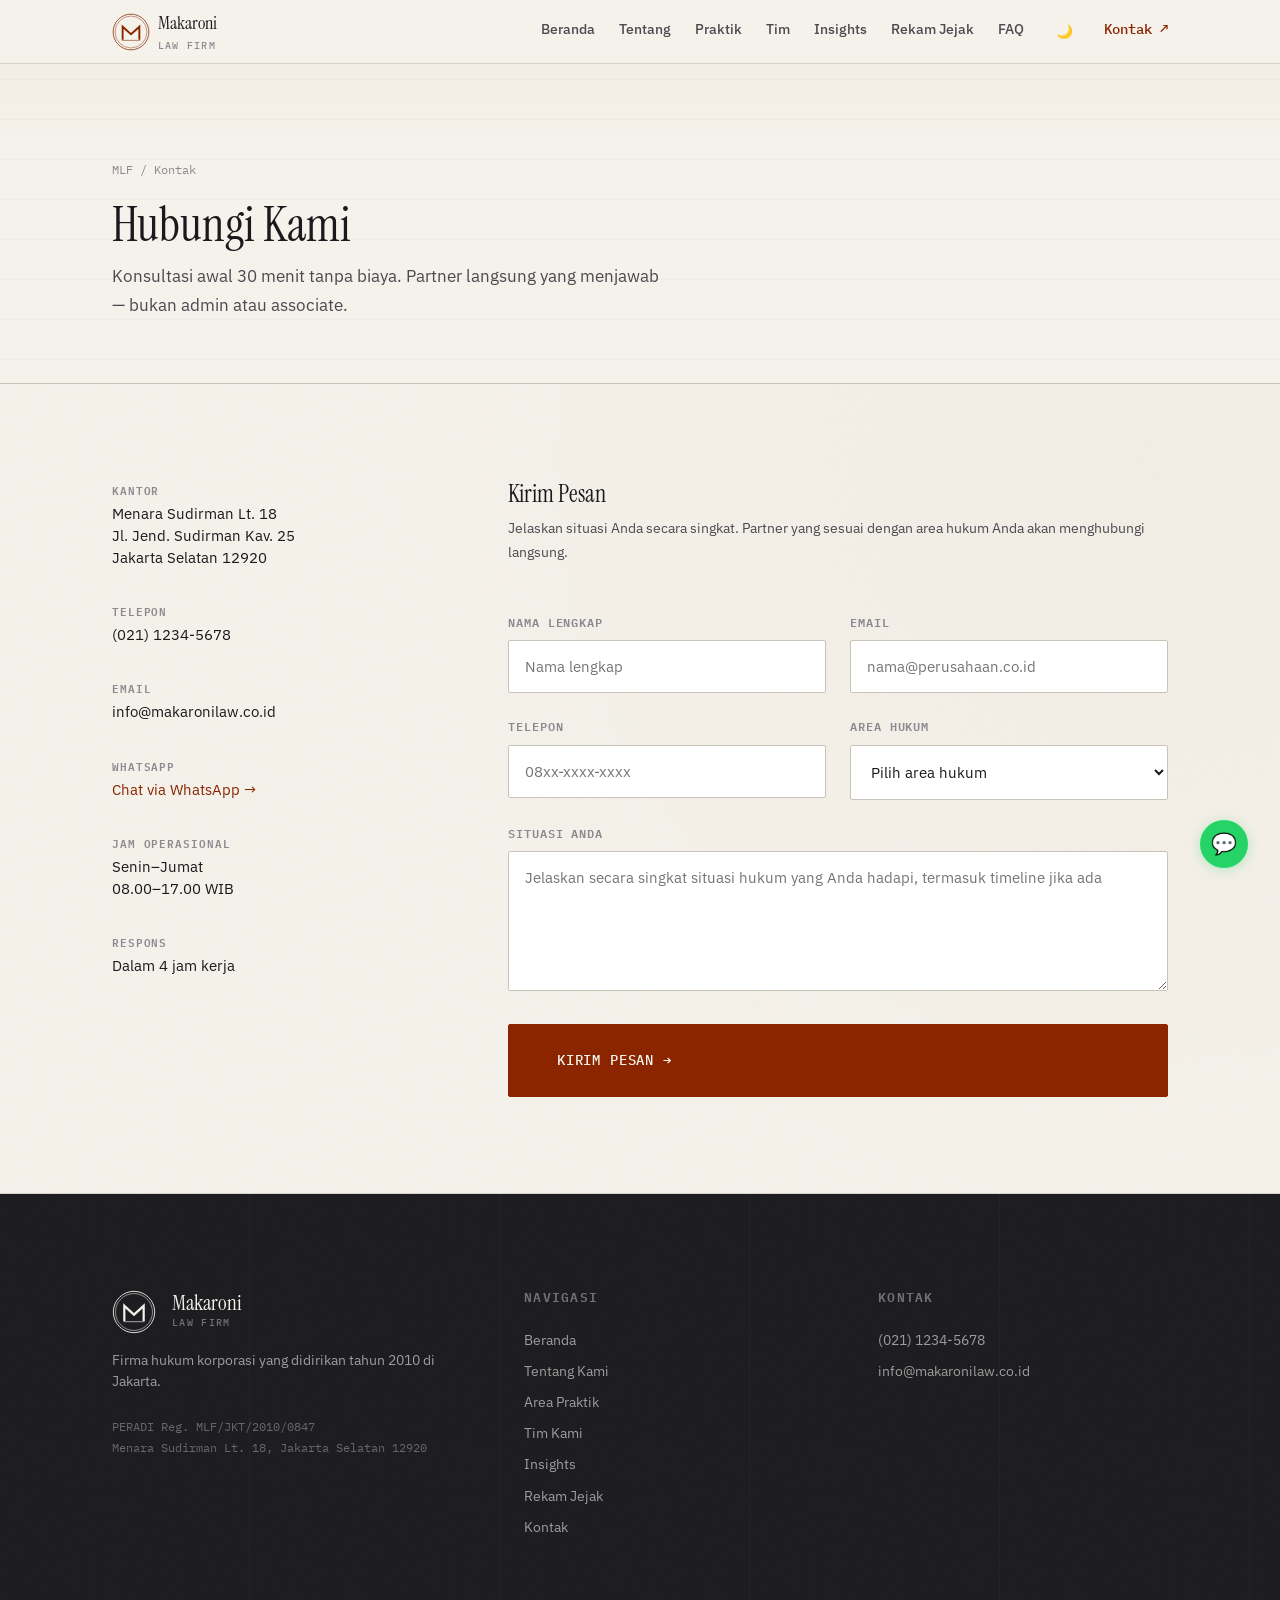
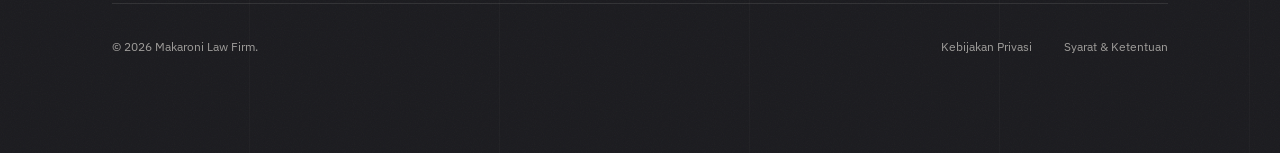
<file: contact.html>
<!DOCTYPE html>
<html lang="id">
<head>
  <meta charset="UTF-8">
  <meta name="viewport" content="width=device-width, initial-scale=1.0">
  <title>Kontak — Makaroni Law Firm</title>
  <meta name="description" content="Hubungi Makaroni Law Firm di Menara Sudirman Lt. 18, Jakarta. Konsultasi awal 30 menit tanpa biaya. Respons dalam 4 jam kerja.">
  <link rel="icon" type="image/svg+xml" href="data:image/svg+xml,%3Csvg xmlns='http://www.w3.org/2000/svg' viewBox='0 0 100 100'%3E%3Ccircle cx='50' cy='50' r='47' fill='none' stroke='%238B2500' stroke-width='2'/%3E%3Ccircle cx='50' cy='50' r='42' fill='none' stroke='%238B2500' stroke-width='1.2'/%3E%3Cpath d='M28 68V36l22 20 22-20v32' fill='none' stroke='%238B2500' stroke-width='5' stroke-linecap='square' stroke-linejoin='miter'/%3E%3Cline x1='26' y1='72' x2='74' y2='72' stroke='%238B2500' stroke-width='1.5'/%3E%3C/svg%3E">
  <link rel="stylesheet" href="css/style.css">
</head>
<body>
  <nav class="navbar" id="navbar"><div class="navbar-inner"><a href="index.html" class="navbar-logo"><div class="logo-svg"><svg viewBox="0 0 100 100" fill="none" xmlns="http://www.w3.org/2000/svg" aria-hidden="true"><circle cx="50" cy="50" r="47" stroke="currentColor" stroke-width="2"/><circle cx="50" cy="50" r="42" stroke="currentColor" stroke-width="1.2"/><path d="M28 68V36l22 20 22-20v32" stroke="currentColor" stroke-width="5" stroke-linecap="square" stroke-linejoin="miter"/><line x1="26" y1="72" x2="74" y2="72" stroke="currentColor" stroke-width="1.5"/></svg></div><div class="logo-text">Makaroni<span>Law Firm</span></div></a><div class="navbar-links" id="navLinks"><a href="index.html">Beranda</a><a href="about.html">Tentang</a><a href="practice-areas.html">Praktik</a><a href="team.html">Tim</a><a href="insights.html">Insights</a><a href="track-record.html">Rekam Jejak</a><a href="faq.html">FAQ</a><button class="theme-toggle" aria-label="Toggle dark mode">🌙</button><a href="contact.html" class="navbar-contact active">Kontak ↗</a></div><button class="menu-toggle" id="menuToggle" aria-label="Toggle menu"><span></span><span></span><span></span></button></div></nav>

  <div class="page-header"><div class="container"><div class="page-ref">MLF / Kontak</div><h1>Hubungi Kami</h1><p class="page-desc">Konsultasi awal 30 menit tanpa biaya. Partner langsung yang menjawab — bukan admin atau associate.</p></div></div>

  <section class="doc-section" id="contact">
    <div class="container">
      <div class="contact-grid">
        <!-- INFO -->
        <div>
          <div class="contact-info-item">
            <div><div class="contact-info-label">Kantor</div><div class="contact-info-value">Menara Sudirman Lt. 18<br>Jl. Jend. Sudirman Kav. 25<br>Jakarta Selatan 12920</div></div>
          </div>
          <div class="contact-info-item">
            <div><div class="contact-info-label">Telepon</div><div class="contact-info-value">(021) 1234-5678</div></div>
          </div>
          <div class="contact-info-item">
            <div><div class="contact-info-label">Email</div><div class="contact-info-value">info@makaronilaw.co.id</div></div>
          </div>
          <div class="contact-info-item">
            <div><div class="contact-info-label">WhatsApp</div><div class="contact-info-value"><a href="https://wa.me/62211234567" target="_blank" rel="noopener" class="link-accent">Chat via WhatsApp →</a></div></div>
          </div>
          <div class="contact-info-item">
            <div><div class="contact-info-label">Jam Operasional</div><div class="contact-info-value">Senin–Jumat<br>08.00–17.00 WIB</div></div>
          </div>
          <div class="contact-info-item">
            <div><div class="contact-info-label">Respons</div><div class="contact-info-value">Dalam 4 jam kerja</div></div>
          </div>
        </div>

        <!-- FORM -->
        <div>
          <h3 class="form-heading">Kirim Pesan</h3>
          <p class="form-desc">Jelaskan situasi Anda secara singkat. Partner yang sesuai dengan area hukum Anda akan menghubungi langsung.</p>
          <form id="contactForm">
            <div class="form-row">
              <div class="form-group"><label class="form-label" for="nama">Nama Lengkap</label><input type="text" id="nama" class="form-input" placeholder="Nama lengkap" required></div>
              <div class="form-group"><label class="form-label" for="email">Email</label><input type="email" id="email" class="form-input" placeholder="nama@perusahaan.co.id" required></div>
            </div>
            <div class="form-row">
              <div class="form-group"><label class="form-label" for="telepon">Telepon</label><input type="tel" id="telepon" class="form-input" placeholder="08xx-xxxx-xxxx"></div>
              <div class="form-group"><label class="form-label" for="area">Area Hukum</label>
                <select id="area" class="form-select">
                  <option value="">Pilih area hukum</option>
                  <option value="corporate">Corporate & M&A</option>
                  <option value="dispute">Dispute Resolution</option>
                  <option value="banking">Banking & Finance</option>
                  <option value="realestate">Real Estate & Property</option>
                  <option value="employment">Employment & Labor</option>
                  <option value="ip">Intellectual Property</option>
                  <option value="tax">Tax Advisory</option>
                  <option value="tech">Technology & Data Privacy</option>
                  <option value="other">Belum yakin / Lainnya</option>
                </select>
              </div>
            </div>
            <div class="form-group"><label class="form-label" for="pesan">Situasi Anda</label><textarea id="pesan" class="form-textarea" placeholder="Jelaskan secara singkat situasi hukum yang Anda hadapi, termasuk timeline jika ada" required></textarea></div>
            <button type="submit" class="btn btn-primary btn-lg btn-full">Kirim Pesan →</button>
          </form>
          <div id="successMessage" class="success-message">
            <h3>Pesan diterima.</h3>
            <p>Partner yang sesuai akan menghubungi Anda dalam 4 jam kerja. Terima kasih telah mempercayakan Makaroni Law Firm.</p>
          </div>
        </div>
      </div>
    </div>
  </section>

  <footer class="colophon"><div class="container"><div class="colophon-inner"><div class="colophon-brand">
          <div class="logo-full"><div class="logo-svg"><svg viewBox="0 0 100 100" fill="none" xmlns="http://www.w3.org/2000/svg" aria-hidden="true"><circle cx="50" cy="50" r="47" stroke="currentColor" stroke-width="2"/><circle cx="50" cy="50" r="42" stroke="currentColor" stroke-width="1.2"/><path d="M28 68V36l22 20 22-20v32" stroke="currentColor" stroke-width="5" stroke-linecap="square" stroke-linejoin="miter"/><line x1="26" y1="72" x2="74" y2="72" stroke="currentColor" stroke-width="1.5"/></svg></div><div class="logo-wordmark"><span class="logo-wordmark-name">Makaroni</span><span class="logo-wordmark-sub">Law Firm</span></div></div><p>Firma hukum korporasi yang didirikan tahun 2010 di Jakarta.</p><div class="colophon-registrations">PERADI Reg. MLF/JKT/2010/0847<br>Menara Sudirman Lt. 18, Jakarta Selatan 12920</div></div><div><h5>Navigasi</h5><div class="colophon-links"><a href="index.html">Beranda</a><a href="about.html">Tentang Kami</a><a href="practice-areas.html">Area Praktik</a><a href="team.html">Tim Kami</a><a href="insights.html">Insights</a><a href="track-record.html">Rekam Jejak</a><a href="contact.html">Kontak</a></div></div><div><h5>Kontak</h5><div class="colophon-links"><a href="tel:+622112345678">(021) 1234-5678</a><a href="mailto:info@makaronilaw.co.id">info@makaronilaw.co.id</a></div></div></div><div class="colophon-bottom"><span>© 2026 Makaroni Law Firm.</span><div class="link-row"><a href="faq.html">Kebijakan Privasi</a><a href="faq.html">Syarat & Ketentuan</a></div></div></div></footer>
  <a href="https://wa.me/62211234567" class="whatsapp-float" target="_blank" rel="noopener" aria-label="Chat via WhatsApp">💬</a>
  <button class="back-to-top" aria-label="Kembali ke atas">↑</button>
  <script src="js/main.js"></script>
</body>
</html>
</file>
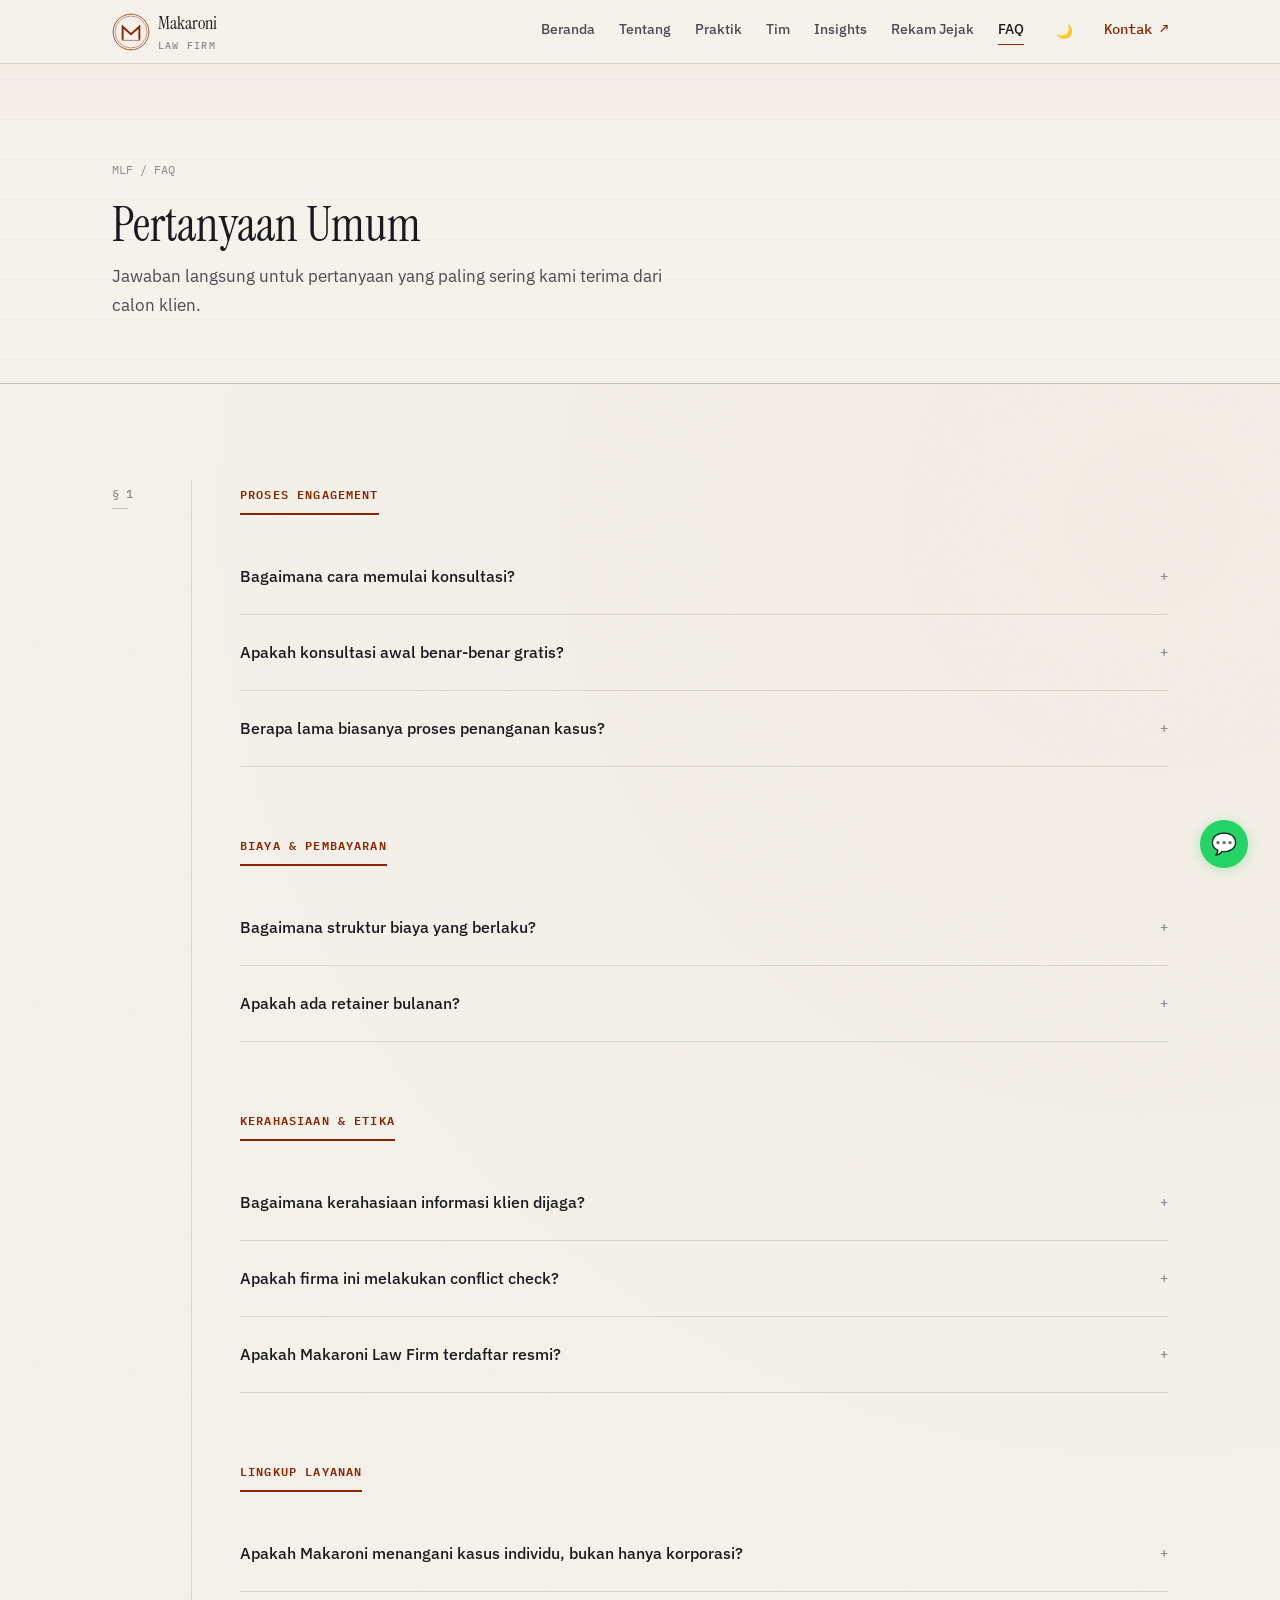
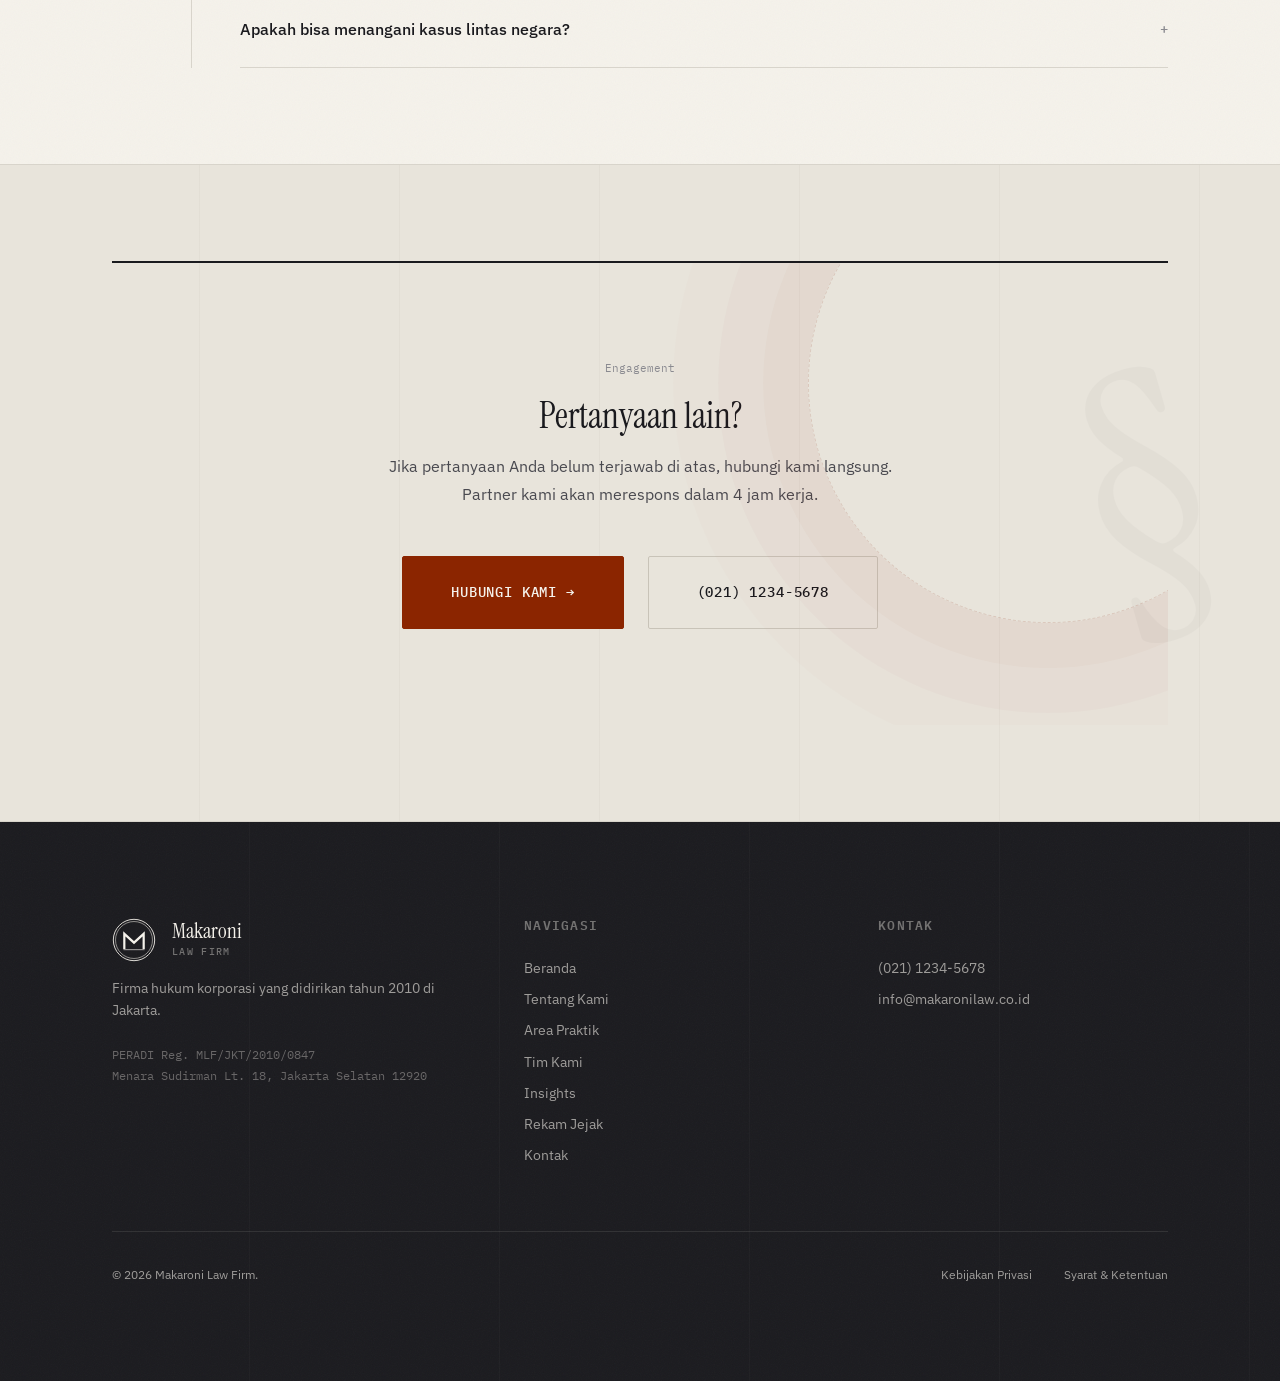
<file: faq.html>
<!DOCTYPE html>
<html lang="id">
<head>
  <meta charset="UTF-8">
  <meta name="viewport" content="width=device-width, initial-scale=1.0">
  <title>FAQ — Makaroni Law Firm</title>
  <meta name="description" content="Pertanyaan umum tentang layanan Makaroni Law Firm: proses engagement, biaya, kerahasiaan, dan cara kerja kami.">
  <link rel="icon" type="image/svg+xml" href="data:image/svg+xml,%3Csvg xmlns='http://www.w3.org/2000/svg' viewBox='0 0 100 100'%3E%3Ccircle cx='50' cy='50' r='47' fill='none' stroke='%238B2500' stroke-width='2'/%3E%3Ccircle cx='50' cy='50' r='42' fill='none' stroke='%238B2500' stroke-width='1.2'/%3E%3Cpath d='M28 68V36l22 20 22-20v32' fill='none' stroke='%238B2500' stroke-width='5' stroke-linecap='square' stroke-linejoin='miter'/%3E%3Cline x1='26' y1='72' x2='74' y2='72' stroke='%238B2500' stroke-width='1.5'/%3E%3C/svg%3E">
  <link rel="stylesheet" href="css/style.css">
</head>
<body>
  <nav class="navbar" id="navbar"><div class="navbar-inner"><a href="index.html" class="navbar-logo"><div class="logo-svg"><svg viewBox="0 0 100 100" fill="none" xmlns="http://www.w3.org/2000/svg" aria-hidden="true"><circle cx="50" cy="50" r="47" stroke="currentColor" stroke-width="2"/><circle cx="50" cy="50" r="42" stroke="currentColor" stroke-width="1.2"/><path d="M28 68V36l22 20 22-20v32" stroke="currentColor" stroke-width="5" stroke-linecap="square" stroke-linejoin="miter"/><line x1="26" y1="72" x2="74" y2="72" stroke="currentColor" stroke-width="1.5"/></svg></div><div class="logo-text">Makaroni<span>Law Firm</span></div></a><div class="navbar-links" id="navLinks"><a href="index.html">Beranda</a><a href="about.html">Tentang</a><a href="practice-areas.html">Praktik</a><a href="team.html">Tim</a><a href="insights.html">Insights</a><a href="track-record.html">Rekam Jejak</a><a href="faq.html" class="active">FAQ</a><button class="theme-toggle" aria-label="Toggle dark mode">🌙</button><a href="contact.html" class="navbar-contact">Kontak ↗</a></div><button class="menu-toggle" id="menuToggle" aria-label="Toggle menu"><span></span><span></span><span></span></button></div></nav>

  <div class="page-header"><div class="container"><div class="page-ref">MLF / FAQ</div><h1>Pertanyaan Umum</h1><p class="page-desc">Jawaban langsung untuk pertanyaan yang paling sering kami terima dari calon klien.</p></div></div>

  <section class="doc-section" id="faq">
    <div class="container">
      <div class="doc-layout">
        <div class="doc-margin"><div class="section-ref" data-target="faq">§ 1</div></div>
        <div class="doc-content">

          <div class="faq-category">
            <div class="faq-category-title">Proses Engagement</div>
            <div class="faq-item reveal">
              <button class="faq-question">Bagaimana cara memulai konsultasi?<span class="faq-icon">+</span></button>
              <div class="faq-answer"><p>Hubungi kami via formulir di halaman Kontak, telepon (021) 1234-5678, atau WhatsApp. Tim kami akan merespons dalam 4 jam kerja untuk menjadwalkan konsultasi awal 30 menit yang gratis. Pada konsultasi ini, Anda akan langsung bicara dengan partner — bukan associate atau admin.</p></div>
            </div>
            <div class="faq-item reveal">
              <button class="faq-question">Apakah konsultasi awal benar-benar gratis?<span class="faq-icon">+</span></button>
              <div class="faq-answer"><p>Ya, 30 menit pertama tanpa biaya dan tanpa kewajiban. Tujuannya agar kami memahami situasi Anda dan memberikan penilaian awal apakah kami adalah firma yang tepat untuk menanganinya. Jika masalah Anda di luar area keahlian kami, kami akan merujuk ke firma yang lebih sesuai.</p></div>
            </div>
            <div class="faq-item reveal">
              <button class="faq-question">Berapa lama biasanya proses penanganan kasus?<span class="faq-icon">+</span></button>
              <div class="faq-answer"><p>Sangat bervariasi. Untuk drafting kontrak atau legal opinion: 1–3 minggu. Due diligence M&A: 2–4 bulan. Litigasi di pengadilan negeri: 6–18 bulan tergantung kompleksitas. Arbitrase BANI: rata-rata 8.5 bulan berdasarkan pengalaman kami. Kami selalu memberikan estimasi timeline di awal engagement.</p></div>
            </div>
          </div>

          <div class="faq-category">
            <div class="faq-category-title">Biaya & Pembayaran</div>
            <div class="faq-item reveal">
              <button class="faq-question">Bagaimana struktur biaya yang berlaku?<span class="faq-icon">+</span></button>
              <div class="faq-answer"><p>Kami menerapkan empat model: (a) hourly rate untuk advisory, (b) fixed fee untuk pekerjaan yang scope-nya jelas (drafting, pendaftaran), (c) retainer bulanan untuk klien korporat yang butuh pendampingan rutin, dan (d) success fee untuk kasus litigasi tertentu. Estimasi biaya diberikan secara tertulis sebelum engagement dimulai — tanpa surprise di akhir.</p></div>
            </div>
            <div class="faq-item reveal">
              <button class="faq-question">Apakah ada retainer bulanan?<span class="faq-icon">+</span></button>
              <div class="faq-answer"><p>Ya. Paket retainer mencakup konsultasi rutin (unlimited via email/WA, 4 jam meeting per bulan), review dokumen, dan legal opinion. Cocok untuk perusahaan yang membutuhkan counsel tetap tanpa mempekerjakan in-house lawyer. Harga mulai dari Rp 25 juta/bulan tergantung volume.</p></div>
            </div>
          </div>

          <div class="faq-category">
            <div class="faq-category-title">Kerahasiaan & Etika</div>
            <div class="faq-item reveal">
              <button class="faq-question">Bagaimana kerahasiaan informasi klien dijaga?<span class="faq-icon">+</span></button>
              <div class="faq-answer"><p>Seluruh informasi dilindungi oleh attorney-client privilege sesuai UU Advokat No. 18/2003 dan Kode Etik Advokat Indonesia. Kami juga menandatangani NDA terpisah jika diminta. Server dan komunikasi digital kami menggunakan enkripsi end-to-end. Dokumen fisik disimpan di ruang arsip dengan akses terbatas.</p></div>
            </div>
            <div class="faq-item reveal">
              <button class="faq-question">Apakah firma ini melakukan conflict check?<span class="faq-icon">+</span></button>
              <div class="faq-answer"><p>Selalu — sebelum intake klien baru. Jika ada conflict of interest yang tidak bisa dimitigasi, kami akan menolak engagement dan merujuk ke firma lain. Ini bukan prosedur administratif — ini prinsip operasional yang menjaga independensi dan kredibilitas kami di hadapan pengadilan dan arbiter.</p></div>
            </div>
            <div class="faq-item reveal">
              <button class="faq-question">Apakah Makaroni Law Firm terdaftar resmi?<span class="faq-icon">+</span></button>
              <div class="faq-answer"><p>Ya. Terdaftar di PERADI (Perhimpunan Advokat Indonesia) dengan nomor registrasi MLF/JKT/2010/0847. Seluruh advokat kami memiliki Kartu Tanda Advokat yang aktif. Kami juga anggota aktif HKHPM, IBA, dan IPBA.</p></div>
            </div>
          </div>

          <div class="faq-category">
            <div class="faq-category-title">Lingkup Layanan</div>
            <div class="faq-item reveal">
              <button class="faq-question">Apakah Makaroni menangani kasus individu, bukan hanya korporasi?<span class="faq-icon">+</span></button>
              <div class="faq-answer"><p>Ya, untuk area tertentu: sengketa properti, ketenagakerjaan (sisi karyawan maupun perusahaan), kekayaan intelektual, dan sengketa pajak pribadi. Untuk kasus pidana umum atau hukum keluarga, kami akan merujuk ke firma yang lebih spesialis.</p></div>
            </div>
            <div class="faq-item reveal">
              <button class="faq-question">Apakah bisa menangani kasus lintas negara?<span class="faq-icon">+</span></button>
              <div class="faq-answer"><p>Ya. Kami berpengalaman di arbitrase internasional (SIAC, ICC) dan transaksi lintas batas yang melibatkan Singapura, Hong Kong, Belanda, dan Jepang. Untuk yurisdiksi yang memerlukan local counsel, kami memiliki jaringan firma partner di 8 negara Asia-Pasifik.</p></div>
            </div>
          </div>
        </div>
      </div>
    </div>
  </section>

  <section class="doc-section bg-sidebar"><div class="container"><div class="engagement-clause"><span class="clause-num-inline">Engagement</span><h2>Pertanyaan lain?</h2><p>Jika pertanyaan Anda belum terjawab di atas, hubungi kami langsung. Partner kami akan merespons dalam 4 jam kerja.</p><div class="btn-group-center"><a href="contact.html" class="btn btn-primary btn-lg">Hubungi Kami →</a><a href="tel:+622112345678" class="btn btn-outline btn-lg">(021) 1234-5678</a></div></div></div></section>

  <footer class="colophon"><div class="container"><div class="colophon-inner"><div class="colophon-brand">
          <div class="logo-full"><div class="logo-svg"><svg viewBox="0 0 100 100" fill="none" xmlns="http://www.w3.org/2000/svg" aria-hidden="true"><circle cx="50" cy="50" r="47" stroke="currentColor" stroke-width="2"/><circle cx="50" cy="50" r="42" stroke="currentColor" stroke-width="1.2"/><path d="M28 68V36l22 20 22-20v32" stroke="currentColor" stroke-width="5" stroke-linecap="square" stroke-linejoin="miter"/><line x1="26" y1="72" x2="74" y2="72" stroke="currentColor" stroke-width="1.5"/></svg></div><div class="logo-wordmark"><span class="logo-wordmark-name">Makaroni</span><span class="logo-wordmark-sub">Law Firm</span></div></div><p>Firma hukum korporasi yang didirikan tahun 2010 di Jakarta.</p><div class="colophon-registrations">PERADI Reg. MLF/JKT/2010/0847<br>Menara Sudirman Lt. 18, Jakarta Selatan 12920</div></div><div><h5>Navigasi</h5><div class="colophon-links"><a href="index.html">Beranda</a><a href="about.html">Tentang Kami</a><a href="practice-areas.html">Area Praktik</a><a href="team.html">Tim Kami</a><a href="insights.html">Insights</a><a href="track-record.html">Rekam Jejak</a><a href="contact.html">Kontak</a></div></div><div><h5>Kontak</h5><div class="colophon-links"><a href="tel:+622112345678">(021) 1234-5678</a><a href="mailto:info@makaronilaw.co.id">info@makaronilaw.co.id</a></div></div></div><div class="colophon-bottom"><span>© 2026 Makaroni Law Firm.</span><div class="link-row"><a href="faq.html">Kebijakan Privasi</a><a href="faq.html">Syarat & Ketentuan</a></div></div></div></footer>
  <a href="https://wa.me/62211234567" class="whatsapp-float" target="_blank" rel="noopener" aria-label="Chat via WhatsApp">💬</a>
  <button class="back-to-top" aria-label="Kembali ke atas">↑</button>
  <script src="js/main.js"></script>
</body>
</html>
</file>
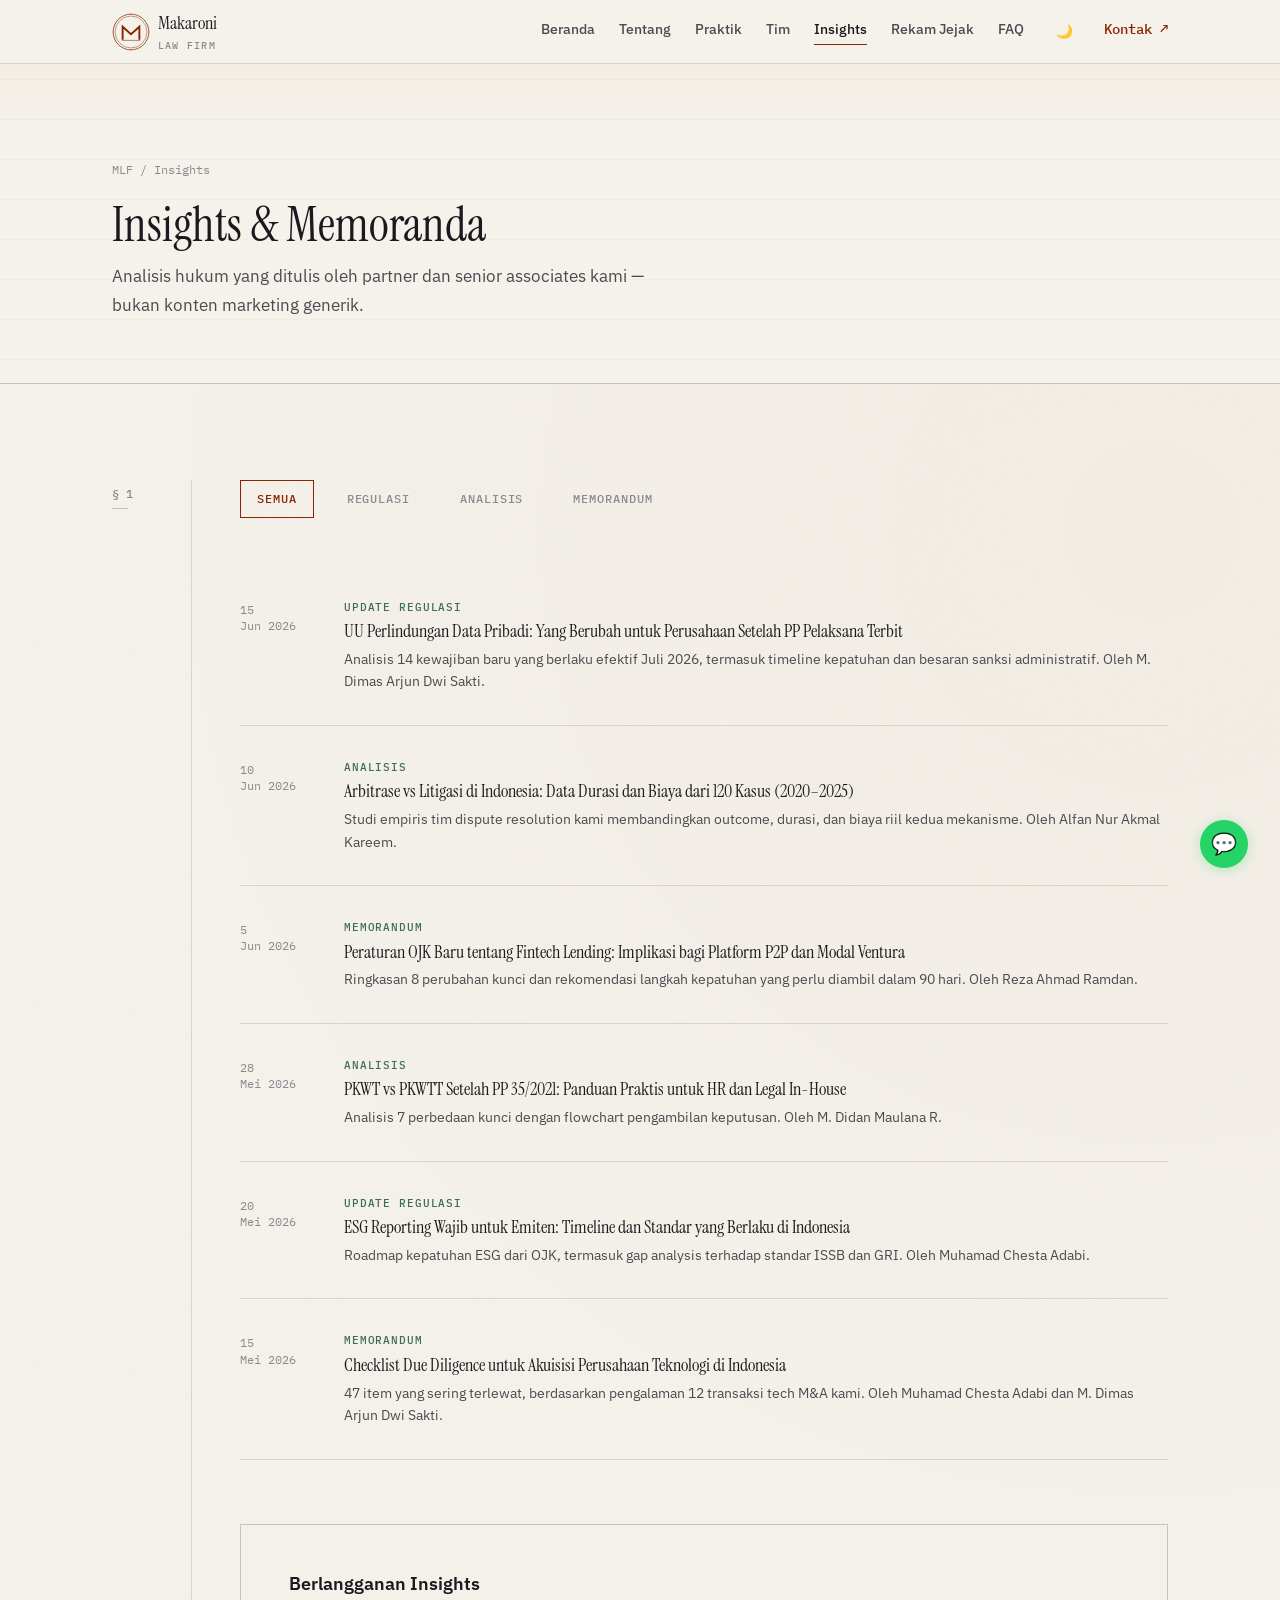
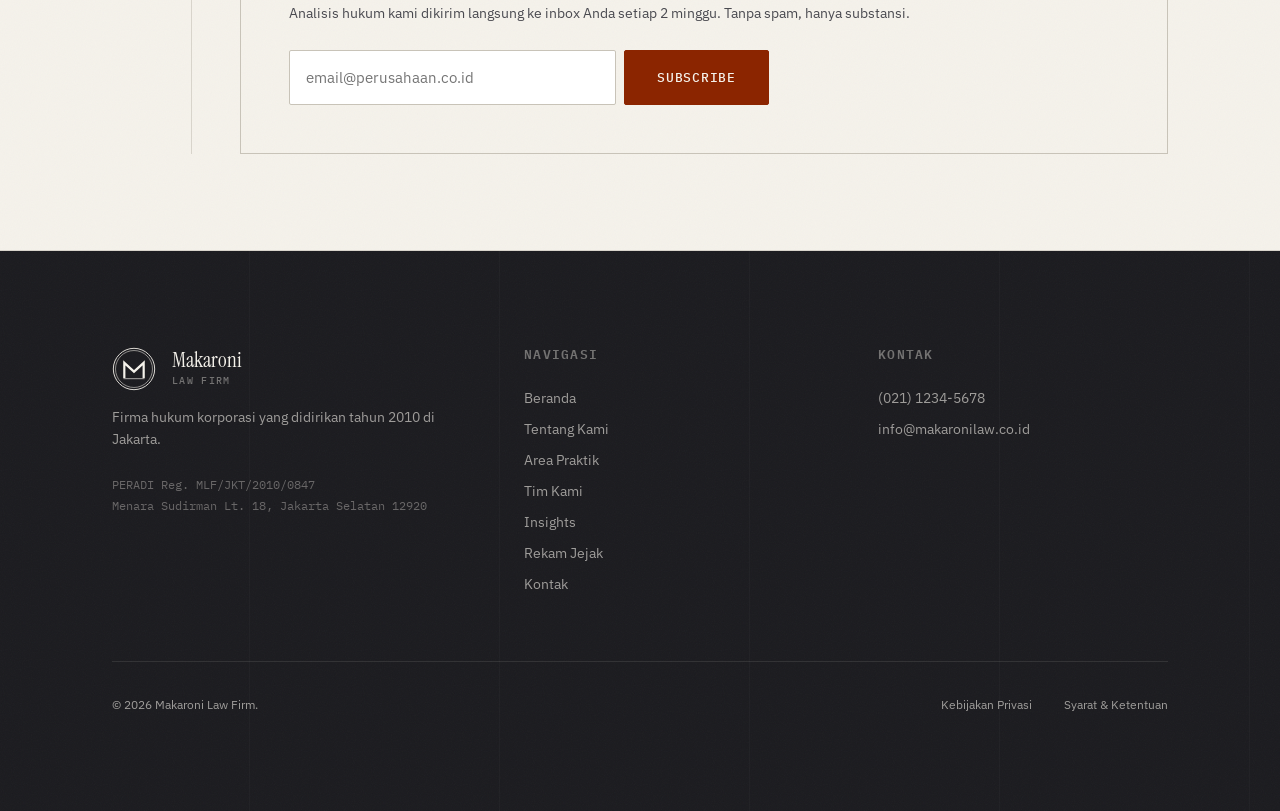
<file: insights.html>
<!DOCTYPE html>
<html lang="id">
<head>
  <meta charset="UTF-8">
  <meta name="viewport" content="width=device-width, initial-scale=1.0">
  <title>Insights — Makaroni Law Firm</title>
  <meta name="description" content="Artikel hukum, analisis regulasi, dan update dari tim Makaroni Law Firm. Ditulis oleh praktisi, bukan content writer.">
  <link rel="icon" type="image/svg+xml" href="data:image/svg+xml,%3Csvg xmlns='http://www.w3.org/2000/svg' viewBox='0 0 100 100'%3E%3Ccircle cx='50' cy='50' r='47' fill='none' stroke='%238B2500' stroke-width='2'/%3E%3Ccircle cx='50' cy='50' r='42' fill='none' stroke='%238B2500' stroke-width='1.2'/%3E%3Cpath d='M28 68V36l22 20 22-20v32' fill='none' stroke='%238B2500' stroke-width='5' stroke-linecap='square' stroke-linejoin='miter'/%3E%3Cline x1='26' y1='72' x2='74' y2='72' stroke='%238B2500' stroke-width='1.5'/%3E%3C/svg%3E">
  <link rel="stylesheet" href="css/style.css">
</head>
<body>
  <nav class="navbar" id="navbar"><div class="navbar-inner"><a href="index.html" class="navbar-logo"><div class="logo-svg"><svg viewBox="0 0 100 100" fill="none" xmlns="http://www.w3.org/2000/svg" aria-hidden="true"><circle cx="50" cy="50" r="47" stroke="currentColor" stroke-width="2"/><circle cx="50" cy="50" r="42" stroke="currentColor" stroke-width="1.2"/><path d="M28 68V36l22 20 22-20v32" stroke="currentColor" stroke-width="5" stroke-linecap="square" stroke-linejoin="miter"/><line x1="26" y1="72" x2="74" y2="72" stroke="currentColor" stroke-width="1.5"/></svg></div><div class="logo-text">Makaroni<span>Law Firm</span></div></a><div class="navbar-links" id="navLinks"><a href="index.html">Beranda</a><a href="about.html">Tentang</a><a href="practice-areas.html">Praktik</a><a href="team.html">Tim</a><a href="insights.html" class="active">Insights</a><a href="track-record.html">Rekam Jejak</a><a href="faq.html">FAQ</a><button class="theme-toggle" aria-label="Toggle dark mode">🌙</button><a href="contact.html" class="navbar-contact">Kontak ↗</a></div><button class="menu-toggle" id="menuToggle" aria-label="Toggle menu"><span></span><span></span><span></span></button></div></nav>

  <div class="page-header"><div class="container"><div class="page-ref">MLF / Insights</div><h1>Insights & Memoranda</h1><p class="page-desc">Analisis hukum yang ditulis oleh partner dan senior associates kami — bukan konten marketing generik.</p></div></div>

  <section class="doc-section" id="articles">
    <div class="container">
      <div class="doc-layout">
        <div class="doc-margin"><div class="section-ref" data-target="articles">§ 1</div></div>
        <div class="doc-content">
          <div class="filter-tabs">
            <button class="filter-tab active" data-filter="all">Semua</button>
            <button class="filter-tab" data-filter="regulasi">Regulasi</button>
            <button class="filter-tab" data-filter="analisis">Analisis</button>
            <button class="filter-tab" data-filter="memo">Memorandum</button>
          </div>

          <a href="#articles" class="article-item reveal" data-category="regulasi">
            <div class="article-date"><span>15</span><span>Jun 2026</span></div>
            <div><div class="article-tag">Update Regulasi</div><div class="article-title">UU Perlindungan Data Pribadi: Yang Berubah untuk Perusahaan Setelah PP Pelaksana Terbit</div><p class="article-excerpt">Analisis 14 kewajiban baru yang berlaku efektif Juli 2026, termasuk timeline kepatuhan dan besaran sanksi administratif. Oleh M. Dimas Arjun Dwi Sakti.</p></div>
          </a>
          <a href="#articles" class="article-item reveal" data-category="analisis">
            <div class="article-date"><span>10</span><span>Jun 2026</span></div>
            <div><div class="article-tag">Analisis</div><div class="article-title">Arbitrase vs Litigasi di Indonesia: Data Durasi dan Biaya dari 120 Kasus (2020–2025)</div><p class="article-excerpt">Studi empiris tim dispute resolution kami membandingkan outcome, durasi, dan biaya riil kedua mekanisme. Oleh Alfan Nur Akmal Kareem.</p></div>
          </a>
          <a href="#articles" class="article-item reveal" data-category="memo">
            <div class="article-date"><span>5</span><span>Jun 2026</span></div>
            <div><div class="article-tag">Memorandum</div><div class="article-title">Peraturan OJK Baru tentang Fintech Lending: Implikasi bagi Platform P2P dan Modal Ventura</div><p class="article-excerpt">Ringkasan 8 perubahan kunci dan rekomendasi langkah kepatuhan yang perlu diambil dalam 90 hari. Oleh Reza Ahmad Ramdan.</p></div>
          </a>
          <a href="#articles" class="article-item reveal" data-category="analisis">
            <div class="article-date"><span>28</span><span>Mei 2026</span></div>
            <div><div class="article-tag">Analisis</div><div class="article-title">PKWT vs PKWTT Setelah PP 35/2021: Panduan Praktis untuk HR dan Legal In-House</div><p class="article-excerpt">Analisis 7 perbedaan kunci dengan flowchart pengambilan keputusan. Oleh M. Didan Maulana R.</p></div>
          </a>
          <a href="#articles" class="article-item reveal" data-category="regulasi">
            <div class="article-date"><span>20</span><span>Mei 2026</span></div>
            <div><div class="article-tag">Update Regulasi</div><div class="article-title">ESG Reporting Wajib untuk Emiten: Timeline dan Standar yang Berlaku di Indonesia</div><p class="article-excerpt">Roadmap kepatuhan ESG dari OJK, termasuk gap analysis terhadap standar ISSB dan GRI. Oleh Muhamad Chesta Adabi.</p></div>
          </a>
          <a href="#articles" class="article-item reveal" data-category="memo">
            <div class="article-date"><span>15</span><span>Mei 2026</span></div>
            <div><div class="article-tag">Memorandum</div><div class="article-title">Checklist Due Diligence untuk Akuisisi Perusahaan Teknologi di Indonesia</div><p class="article-excerpt">47 item yang sering terlewat, berdasarkan pengalaman 12 transaksi tech M&A kami. Oleh Muhamad Chesta Adabi dan M. Dimas Arjun Dwi Sakti.</p></div>
          </a>

          <div class="newsletter-box reveal">
            <h4>Berlangganan Insights</h4>
            <p>Analisis hukum kami dikirim langsung ke inbox Anda setiap 2 minggu. Tanpa spam, hanya substansi.</p>
            <form class="newsletter-form"><input type="email" class="form-input" placeholder="email@perusahaan.co.id" required><button type="submit" class="btn btn-primary">Subscribe</button></form>
            <div class="newsletter-success">Terima kasih. Anda akan menerima insight pertama dalam 2 minggu.</div>
          </div>
        </div>
      </div>
    </div>
  </section>

  <footer class="colophon"><div class="container"><div class="colophon-inner"><div class="colophon-brand">
          <div class="logo-full"><div class="logo-svg"><svg viewBox="0 0 100 100" fill="none" xmlns="http://www.w3.org/2000/svg" aria-hidden="true"><circle cx="50" cy="50" r="47" stroke="currentColor" stroke-width="2"/><circle cx="50" cy="50" r="42" stroke="currentColor" stroke-width="1.2"/><path d="M28 68V36l22 20 22-20v32" stroke="currentColor" stroke-width="5" stroke-linecap="square" stroke-linejoin="miter"/><line x1="26" y1="72" x2="74" y2="72" stroke="currentColor" stroke-width="1.5"/></svg></div><div class="logo-wordmark"><span class="logo-wordmark-name">Makaroni</span><span class="logo-wordmark-sub">Law Firm</span></div></div><p>Firma hukum korporasi yang didirikan tahun 2010 di Jakarta.</p><div class="colophon-registrations">PERADI Reg. MLF/JKT/2010/0847<br>Menara Sudirman Lt. 18, Jakarta Selatan 12920</div></div><div><h5>Navigasi</h5><div class="colophon-links"><a href="index.html">Beranda</a><a href="about.html">Tentang Kami</a><a href="practice-areas.html">Area Praktik</a><a href="team.html">Tim Kami</a><a href="insights.html">Insights</a><a href="track-record.html">Rekam Jejak</a><a href="contact.html">Kontak</a></div></div><div><h5>Kontak</h5><div class="colophon-links"><a href="tel:+622112345678">(021) 1234-5678</a><a href="mailto:info@makaronilaw.co.id">info@makaronilaw.co.id</a></div></div></div><div class="colophon-bottom"><span>© 2026 Makaroni Law Firm.</span><div class="link-row"><a href="faq.html">Kebijakan Privasi</a><a href="faq.html">Syarat & Ketentuan</a></div></div></div></footer>
  <a href="https://wa.me/62211234567" class="whatsapp-float" target="_blank" rel="noopener" aria-label="Chat via WhatsApp">💬</a>
  <button class="back-to-top" aria-label="Kembali ke atas">↑</button>
  <script src="js/main.js"></script>
</body>
</html>
</file>
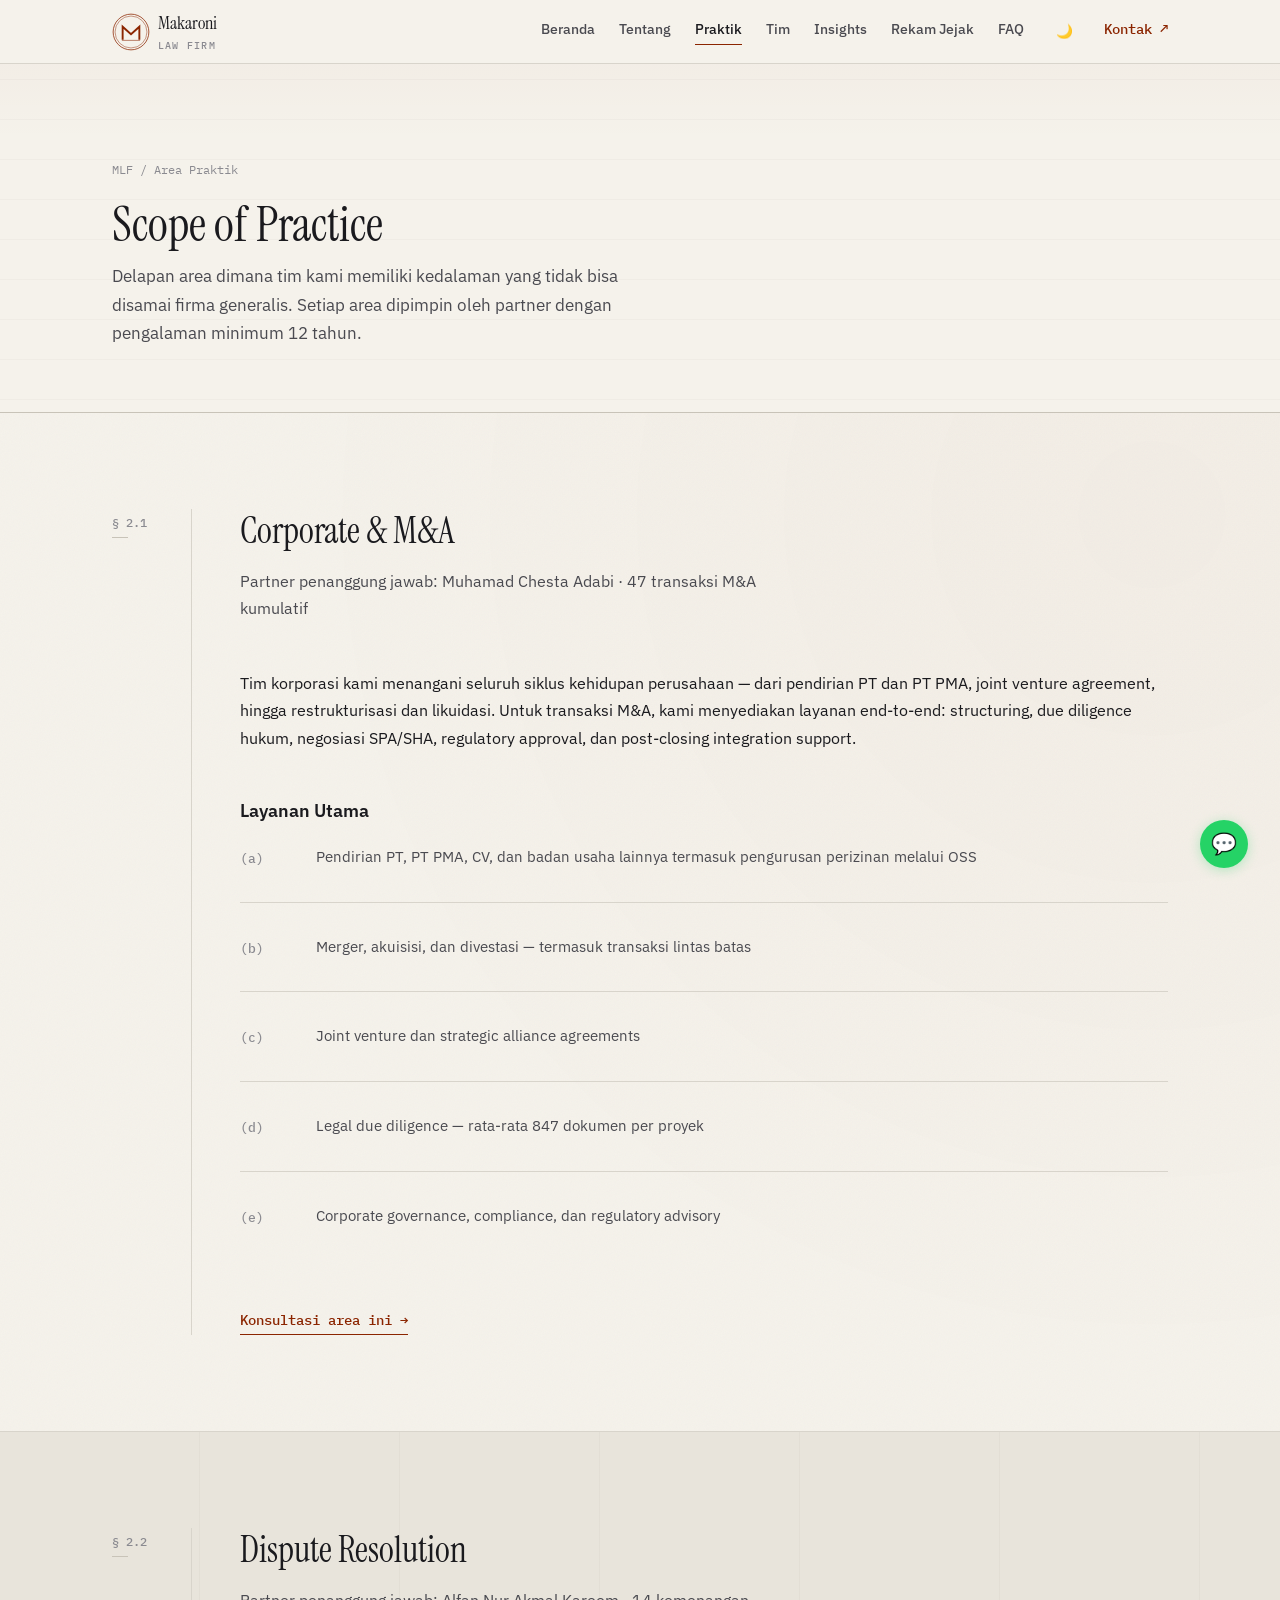
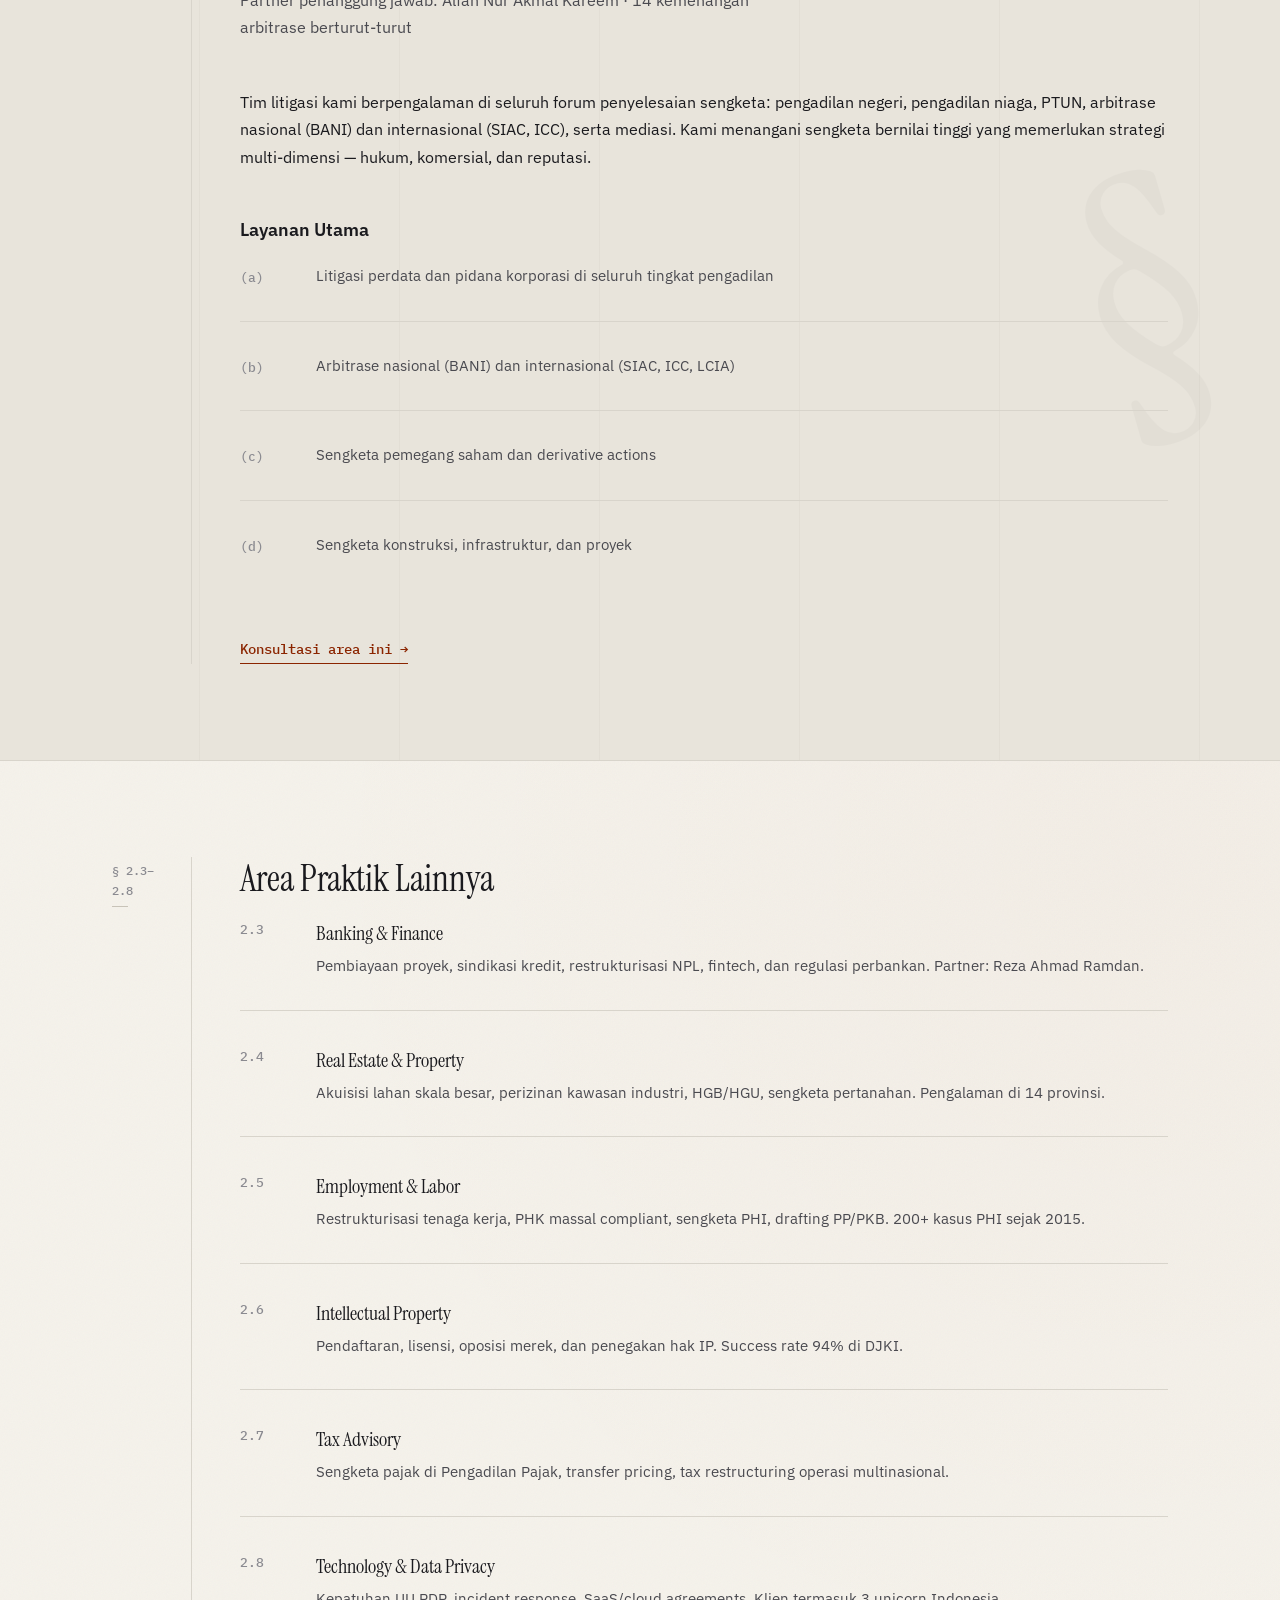
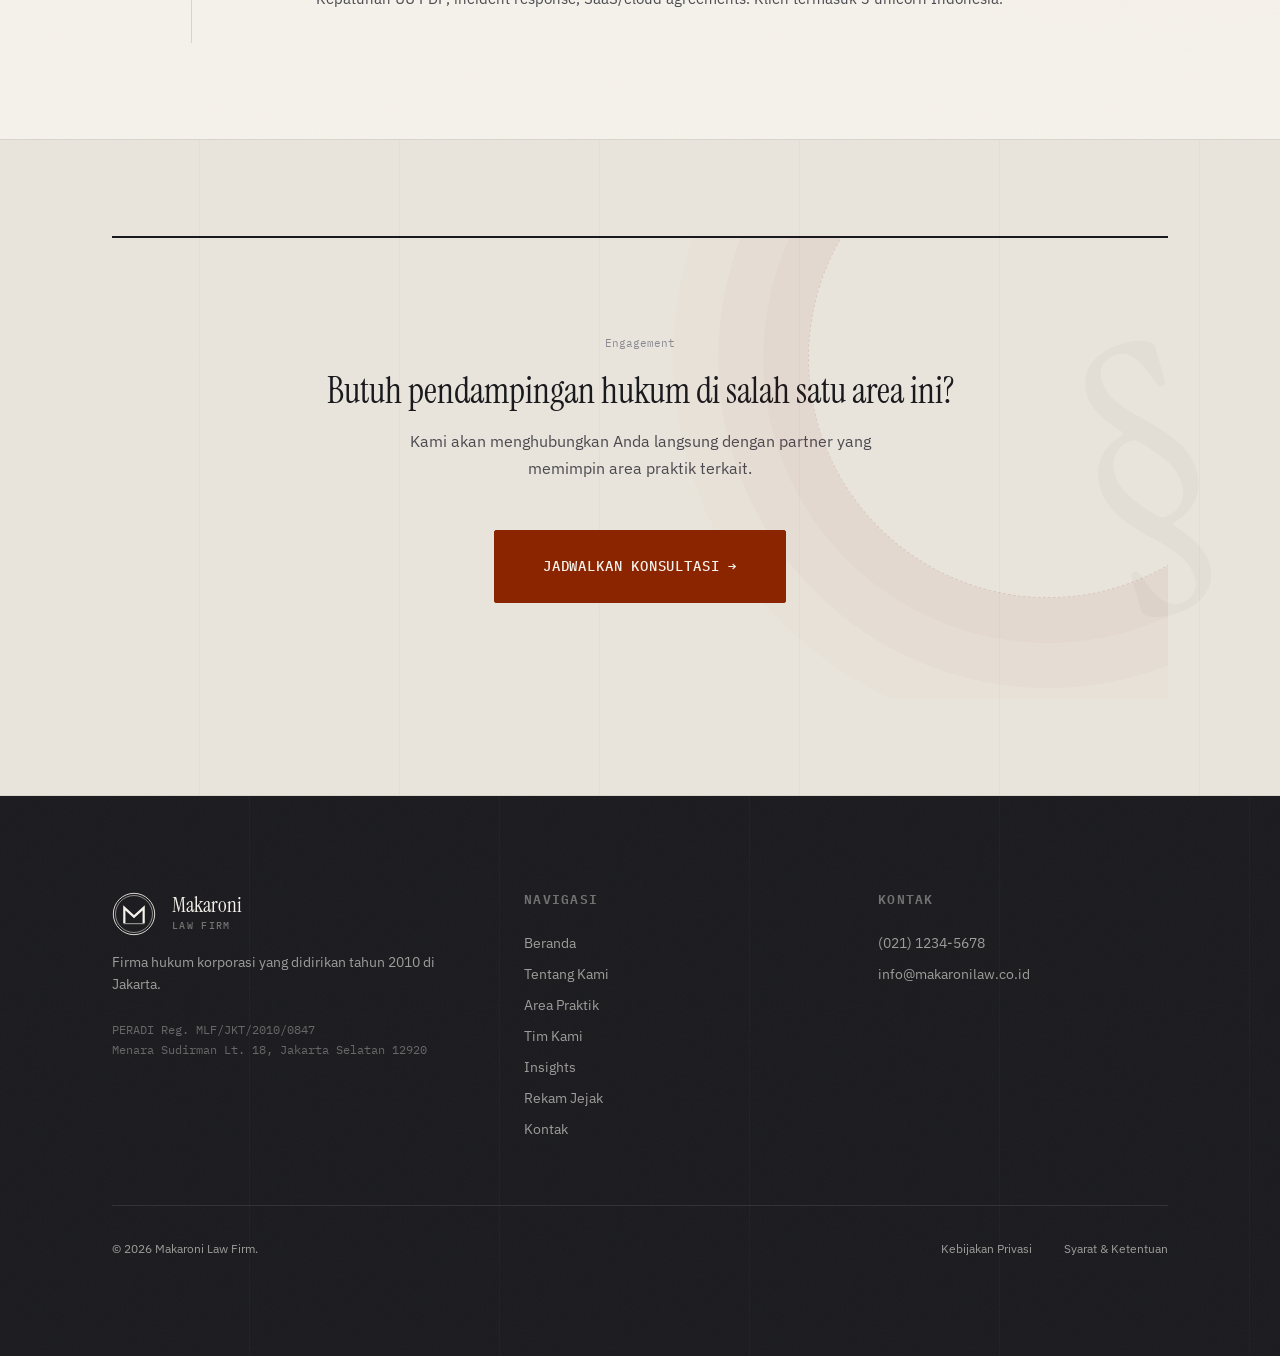
<file: practice-areas.html>
<!DOCTYPE html>
<html lang="id">
<head>
  <meta charset="UTF-8">
  <meta name="viewport" content="width=device-width, initial-scale=1.0">
  <title>Area Praktik — Makaroni Law Firm</title>
  <meta name="description" content="8 area praktik spesialisasi Makaroni Law Firm: Corporate M&A, Dispute Resolution, Banking, Real Estate, Employment, IP, Tax, Technology.">
  <link rel="icon" type="image/svg+xml" href="data:image/svg+xml,%3Csvg xmlns='http://www.w3.org/2000/svg' viewBox='0 0 100 100'%3E%3Ccircle cx='50' cy='50' r='47' fill='none' stroke='%238B2500' stroke-width='2'/%3E%3Ccircle cx='50' cy='50' r='42' fill='none' stroke='%238B2500' stroke-width='1.2'/%3E%3Cpath d='M28 68V36l22 20 22-20v32' fill='none' stroke='%238B2500' stroke-width='5' stroke-linecap='square' stroke-linejoin='miter'/%3E%3Cline x1='26' y1='72' x2='74' y2='72' stroke='%238B2500' stroke-width='1.5'/%3E%3C/svg%3E">
  <link rel="stylesheet" href="css/style.css">
</head>
<body>
  <nav class="navbar" id="navbar"><div class="navbar-inner"><a href="index.html" class="navbar-logo"><div class="logo-svg"><svg viewBox="0 0 100 100" fill="none" xmlns="http://www.w3.org/2000/svg" aria-hidden="true"><circle cx="50" cy="50" r="47" stroke="currentColor" stroke-width="2"/><circle cx="50" cy="50" r="42" stroke="currentColor" stroke-width="1.2"/><path d="M28 68V36l22 20 22-20v32" stroke="currentColor" stroke-width="5" stroke-linecap="square" stroke-linejoin="miter"/><line x1="26" y1="72" x2="74" y2="72" stroke="currentColor" stroke-width="1.5"/></svg></div><div class="logo-text">Makaroni<span>Law Firm</span></div></a><div class="navbar-links" id="navLinks"><a href="index.html">Beranda</a><a href="about.html">Tentang</a><a href="practice-areas.html" class="active">Praktik</a><a href="team.html">Tim</a><a href="insights.html">Insights</a><a href="track-record.html">Rekam Jejak</a><a href="faq.html">FAQ</a><button class="theme-toggle" aria-label="Toggle dark mode">🌙</button><a href="contact.html" class="navbar-contact">Kontak ↗</a></div><button class="menu-toggle" id="menuToggle" aria-label="Toggle menu"><span></span><span></span><span></span></button></div></nav>

  <div class="page-header"><div class="container"><div class="page-ref">MLF / Area Praktik</div><h1>Scope of Practice</h1><p class="page-desc">Delapan area dimana tim kami memiliki kedalaman yang tidak bisa disamai firma generalis. Setiap area dipimpin oleh partner dengan pengalaman minimum 12 tahun.</p></div></div>

  <section class="doc-section" id="corporate">
    <div class="container">
      <div class="doc-layout">
        <div class="doc-margin"><div class="section-ref" data-target="corporate">§ 2.1</div></div>
        <div class="doc-content">
          <h2 class="section-title">Corporate & M&A</h2>
          <p class="section-desc">Partner penanggung jawab: Muhamad Chesta Adabi · 47 transaksi M&A kumulatif</p>
          <p>Tim korporasi kami menangani seluruh siklus kehidupan perusahaan — dari pendirian PT dan PT PMA, joint venture agreement, hingga restrukturisasi dan likuidasi. Untuk transaksi M&A, kami menyediakan layanan end-to-end: structuring, due diligence hukum, negosiasi SPA/SHA, regulatory approval, dan post-closing integration support.</p>
          <h4 class="mt-2xl mb-lg">Layanan Utama</h4>
          <div class="clause-list">
            <div class="clause-item clause-item-static reveal"><div class="clause-num">(a)</div><div><div class="clause-desc">Pendirian PT, PT PMA, CV, dan badan usaha lainnya termasuk pengurusan perizinan melalui OSS</div></div></div>
            <div class="clause-item clause-item-static reveal"><div class="clause-num">(b)</div><div><div class="clause-desc">Merger, akuisisi, dan divestasi — termasuk transaksi lintas batas</div></div></div>
            <div class="clause-item clause-item-static reveal"><div class="clause-num">(c)</div><div><div class="clause-desc">Joint venture dan strategic alliance agreements</div></div></div>
            <div class="clause-item clause-item-static reveal"><div class="clause-num">(d)</div><div><div class="clause-desc">Legal due diligence — rata-rata 847 dokumen per proyek</div></div></div>
            <div class="clause-item clause-item-static reveal"><div class="clause-num">(e)</div><div><div class="clause-desc">Corporate governance, compliance, dan regulatory advisory</div></div></div>
          </div>
          <a href="contact.html" class="opening-cta mt-2xl">Konsultasi area ini →</a>
        </div>
      </div>
    </div>
  </section>

  <section class="doc-section bg-sidebar" id="dispute">
    <div class="container">
      <div class="doc-layout">
        <div class="doc-margin"><div class="section-ref" data-target="dispute">§ 2.2</div></div>
        <div class="doc-content">
          <h2 class="section-title">Dispute Resolution</h2>
          <p class="section-desc">Partner penanggung jawab: Alfan Nur Akmal Kareem · 14 kemenangan arbitrase berturut-turut</p>
          <p>Tim litigasi kami berpengalaman di seluruh forum penyelesaian sengketa: pengadilan negeri, pengadilan niaga, PTUN, arbitrase nasional (BANI) dan internasional (SIAC, ICC), serta mediasi. Kami menangani sengketa bernilai tinggi yang memerlukan strategi multi-dimensi — hukum, komersial, dan reputasi.</p>
          <h4 class="mt-2xl mb-lg">Layanan Utama</h4>
          <div class="clause-list">
            <div class="clause-item clause-item-static reveal"><div class="clause-num">(a)</div><div><div class="clause-desc">Litigasi perdata dan pidana korporasi di seluruh tingkat pengadilan</div></div></div>
            <div class="clause-item clause-item-static reveal"><div class="clause-num">(b)</div><div><div class="clause-desc">Arbitrase nasional (BANI) dan internasional (SIAC, ICC, LCIA)</div></div></div>
            <div class="clause-item clause-item-static reveal"><div class="clause-num">(c)</div><div><div class="clause-desc">Sengketa pemegang saham dan derivative actions</div></div></div>
            <div class="clause-item clause-item-static reveal"><div class="clause-num">(d)</div><div><div class="clause-desc">Sengketa konstruksi, infrastruktur, dan proyek</div></div></div>
          </div>
          <a href="contact.html" class="opening-cta mt-2xl">Konsultasi area ini →</a>
        </div>
      </div>
    </div>
  </section>

  <section class="doc-section" id="other">
    <div class="container">
      <div class="doc-layout">
        <div class="doc-margin"><div class="section-ref" data-target="other">§ 2.3–2.8</div></div>
        <div class="doc-content">
          <h2 class="section-title">Area Praktik Lainnya</h2>
          <div class="clause-list">
            <div class="clause-item clause-item-static reveal"><div class="clause-num">2.3</div><div><div class="clause-title">Banking & Finance</div><div class="clause-desc">Pembiayaan proyek, sindikasi kredit, restrukturisasi NPL, fintech, dan regulasi perbankan. Partner: Reza Ahmad Ramdan.</div></div></div>
            <div class="clause-item clause-item-static reveal"><div class="clause-num">2.4</div><div><div class="clause-title">Real Estate & Property</div><div class="clause-desc">Akuisisi lahan skala besar, perizinan kawasan industri, HGB/HGU, sengketa pertanahan. Pengalaman di 14 provinsi.</div></div></div>
            <div class="clause-item clause-item-static reveal"><div class="clause-num">2.5</div><div><div class="clause-title">Employment & Labor</div><div class="clause-desc">Restrukturisasi tenaga kerja, PHK massal compliant, sengketa PHI, drafting PP/PKB. 200+ kasus PHI sejak 2015.</div></div></div>
            <div class="clause-item clause-item-static reveal"><div class="clause-num">2.6</div><div><div class="clause-title">Intellectual Property</div><div class="clause-desc">Pendaftaran, lisensi, oposisi merek, dan penegakan hak IP. Success rate 94% di DJKI.</div></div></div>
            <div class="clause-item clause-item-static reveal"><div class="clause-num">2.7</div><div><div class="clause-title">Tax Advisory</div><div class="clause-desc">Sengketa pajak di Pengadilan Pajak, transfer pricing, tax restructuring operasi multinasional.</div></div></div>
            <div class="clause-item clause-item-static reveal"><div class="clause-num">2.8</div><div><div class="clause-title">Technology & Data Privacy</div><div class="clause-desc">Kepatuhan UU PDP, incident response, SaaS/cloud agreements. Klien termasuk 3 unicorn Indonesia.</div></div></div>
          </div>
        </div>
      </div>
    </div>
  </section>

  <section class="doc-section bg-sidebar"><div class="container"><div class="engagement-clause"><span class="clause-num-inline">Engagement</span><h2>Butuh pendampingan hukum di salah satu area ini?</h2><p>Kami akan menghubungkan Anda langsung dengan partner yang memimpin area praktik terkait.</p><a href="contact.html" class="btn btn-primary btn-lg">Jadwalkan Konsultasi →</a></div></div></section>

  <footer class="colophon"><div class="container"><div class="colophon-inner"><div class="colophon-brand">
          <div class="logo-full"><div class="logo-svg"><svg viewBox="0 0 100 100" fill="none" xmlns="http://www.w3.org/2000/svg" aria-hidden="true"><circle cx="50" cy="50" r="47" stroke="currentColor" stroke-width="2"/><circle cx="50" cy="50" r="42" stroke="currentColor" stroke-width="1.2"/><path d="M28 68V36l22 20 22-20v32" stroke="currentColor" stroke-width="5" stroke-linecap="square" stroke-linejoin="miter"/><line x1="26" y1="72" x2="74" y2="72" stroke="currentColor" stroke-width="1.5"/></svg></div><div class="logo-wordmark"><span class="logo-wordmark-name">Makaroni</span><span class="logo-wordmark-sub">Law Firm</span></div></div><p>Firma hukum korporasi yang didirikan tahun 2010 di Jakarta.</p><div class="colophon-registrations">PERADI Reg. MLF/JKT/2010/0847<br>Menara Sudirman Lt. 18, Jakarta Selatan 12920</div></div><div><h5>Navigasi</h5><div class="colophon-links"><a href="index.html">Beranda</a><a href="about.html">Tentang Kami</a><a href="practice-areas.html">Area Praktik</a><a href="team.html">Tim Kami</a><a href="insights.html">Insights</a><a href="track-record.html">Rekam Jejak</a><a href="contact.html">Kontak</a></div></div><div><h5>Kontak</h5><div class="colophon-links"><a href="tel:+622112345678">(021) 1234-5678</a><a href="mailto:info@makaronilaw.co.id">info@makaronilaw.co.id</a></div></div></div><div class="colophon-bottom"><span>© 2026 Makaroni Law Firm.</span><div class="link-row"><a href="faq.html">Kebijakan Privasi</a><a href="faq.html">Syarat & Ketentuan</a></div></div></div></footer>
  <a href="https://wa.me/62211234567" class="whatsapp-float" target="_blank" rel="noopener" aria-label="Chat via WhatsApp">💬</a>
  <button class="back-to-top" aria-label="Kembali ke atas">↑</button>
  <script src="js/main.js"></script>
</body>
</html>
</file>
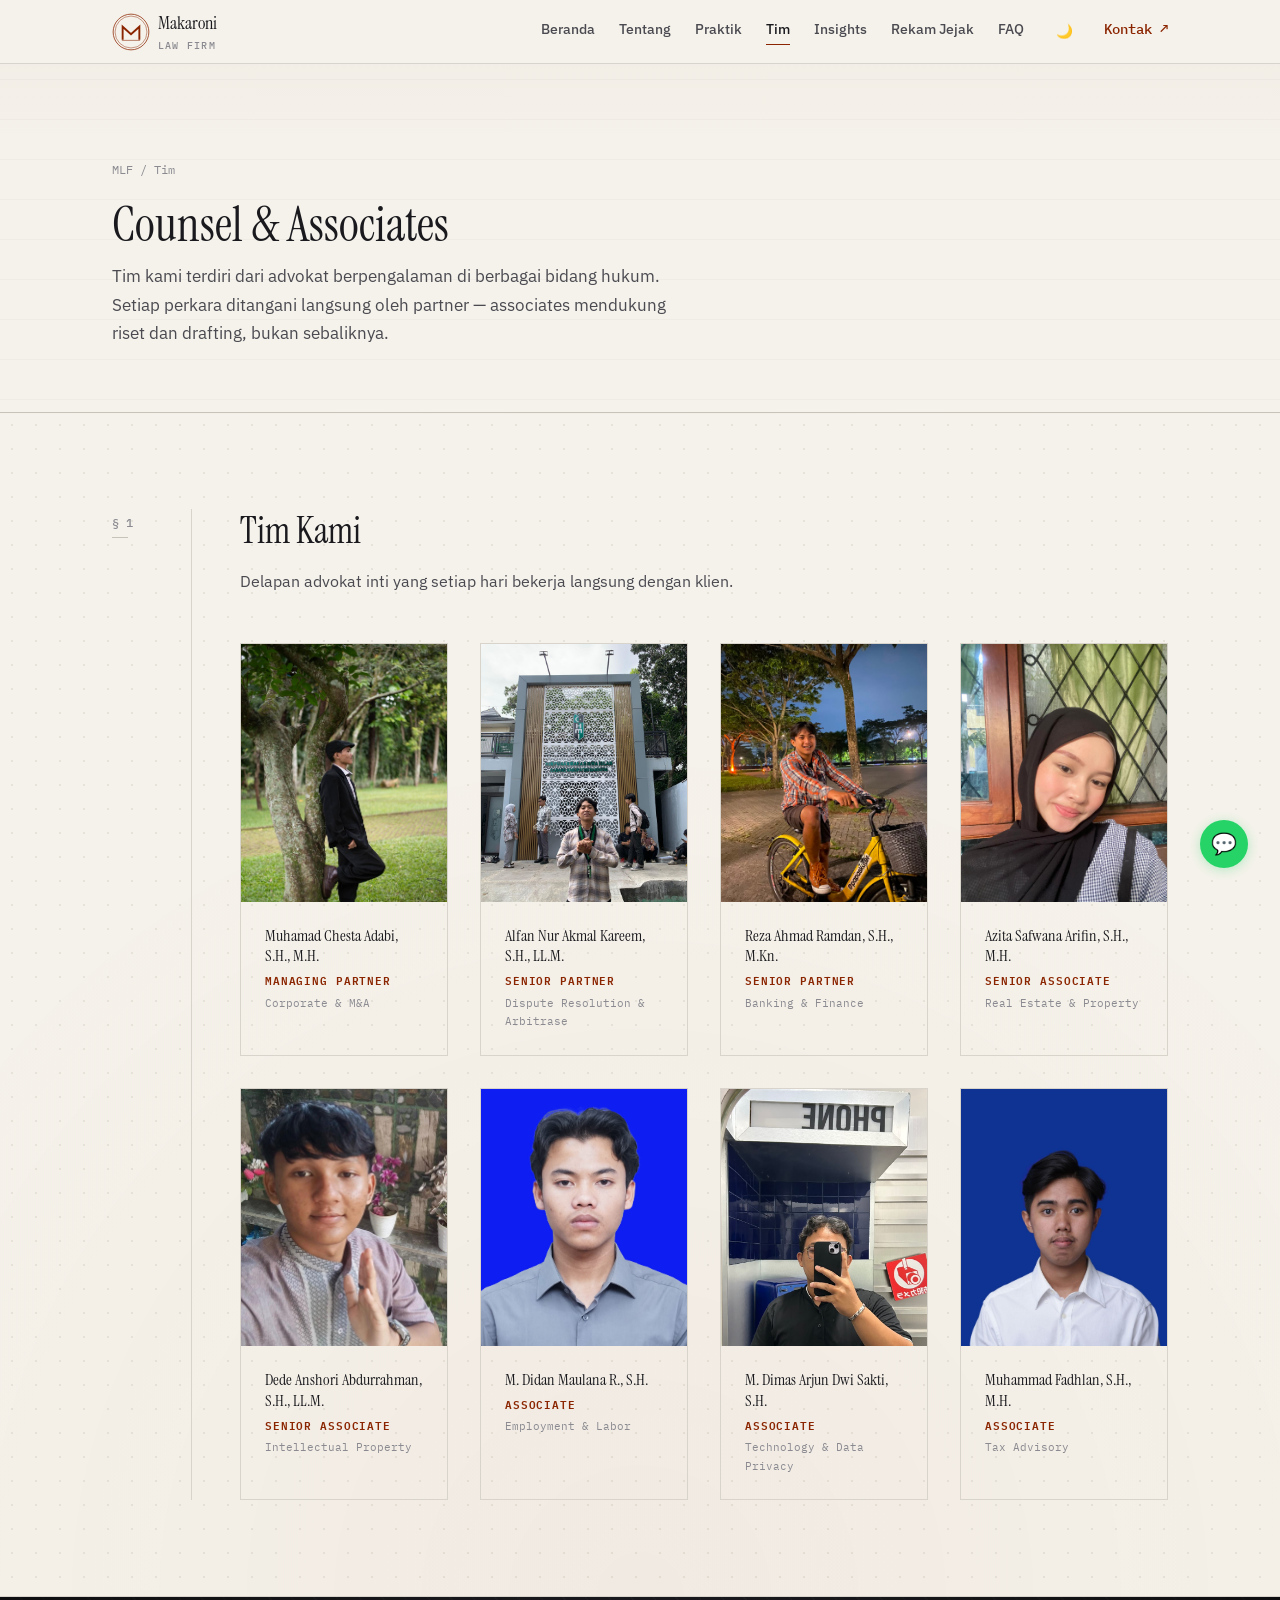
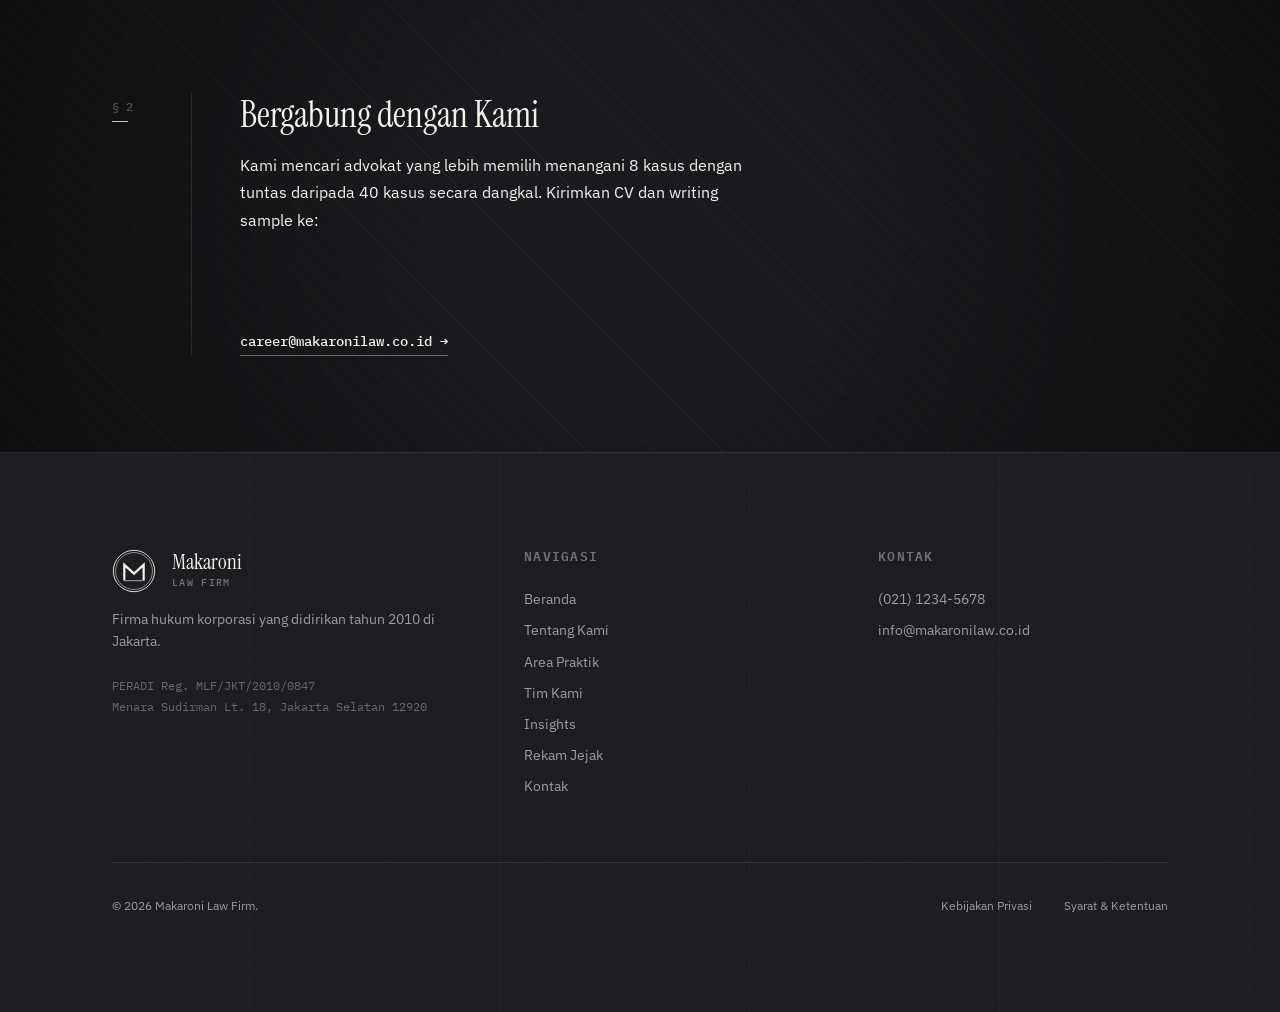
<file: team.html>
<!DOCTYPE html>
<html lang="id">
<head>
  <meta charset="UTF-8">
  <meta name="viewport" content="width=device-width, initial-scale=1.0">
  <title>Tim Kami — Makaroni Law Firm</title>
  <meta name="description" content="25 advokat berpengalaman di Makaroni Law Firm. Tiga partner pendiri dengan 50+ tahun pengalaman gabungan dari firma top-tier dan in-house.">
  <link rel="icon" type="image/svg+xml" href="data:image/svg+xml,%3Csvg xmlns='http://www.w3.org/2000/svg' viewBox='0 0 100 100'%3E%3Ccircle cx='50' cy='50' r='47' fill='none' stroke='%238B2500' stroke-width='2'/%3E%3Ccircle cx='50' cy='50' r='42' fill='none' stroke='%238B2500' stroke-width='1.2'/%3E%3Cpath d='M28 68V36l22 20 22-20v32' fill='none' stroke='%238B2500' stroke-width='5' stroke-linecap='square' stroke-linejoin='miter'/%3E%3Cline x1='26' y1='72' x2='74' y2='72' stroke='%238B2500' stroke-width='1.5'/%3E%3C/svg%3E">
  <link rel="stylesheet" href="css/style.css">
</head>
<body>
  <nav class="navbar" id="navbar"><div class="navbar-inner"><a href="index.html" class="navbar-logo"><div class="logo-svg"><svg viewBox="0 0 100 100" fill="none" xmlns="http://www.w3.org/2000/svg" aria-hidden="true"><circle cx="50" cy="50" r="47" stroke="currentColor" stroke-width="2"/><circle cx="50" cy="50" r="42" stroke="currentColor" stroke-width="1.2"/><path d="M28 68V36l22 20 22-20v32" stroke="currentColor" stroke-width="5" stroke-linecap="square" stroke-linejoin="miter"/><line x1="26" y1="72" x2="74" y2="72" stroke="currentColor" stroke-width="1.5"/></svg></div><div class="logo-text">Makaroni<span>Law Firm</span></div></a><div class="navbar-links" id="navLinks"><a href="index.html">Beranda</a><a href="about.html">Tentang</a><a href="practice-areas.html">Praktik</a><a href="team.html" class="active">Tim</a><a href="insights.html">Insights</a><a href="track-record.html">Rekam Jejak</a><a href="faq.html">FAQ</a><button class="theme-toggle" aria-label="Toggle dark mode">🌙</button><a href="contact.html" class="navbar-contact">Kontak ↗</a></div><button class="menu-toggle" id="menuToggle" aria-label="Toggle menu"><span></span><span></span><span></span></button></div></nav>

  <div class="page-header"><div class="container"><div class="page-ref">MLF / Tim</div><h1>Counsel & Associates</h1><p class="page-desc">Tim kami terdiri dari advokat berpengalaman di berbagai bidang hukum. Setiap perkara ditangani langsung oleh partner — associates mendukung riset dan drafting, bukan sebaliknya.</p></div></div>

  <!-- §1 TIM KAMI — PHOTO GRID -->
  <section class="doc-section" id="team-grid">
    <div class="container">
      <div class="doc-layout">
        <div class="doc-margin"><div class="section-ref" data-target="team-grid">§ 1</div></div>
        <div class="doc-content">
          <h2 class="section-title">Tim Kami</h2>
          <p class="section-desc">Delapan advokat inti yang setiap hari bekerja langsung dengan klien.</p>

          <div class="team-photo-grid">

            <div class="team-card reveal">
              <div class="team-card-photo">
                <img src="img/team/muhamad-chesta-adabi.jpeg" alt="Muhamad Chesta Adabi" loading="lazy">
              </div>
              <div class="team-card-info">
                <div class="team-card-name">Muhamad Chesta Adabi, S.H., M.H.</div>
                <div class="team-card-title">Managing Partner</div>
                <div class="team-card-specialty">Corporate & M&A</div>
              </div>
            </div>

            <div class="team-card reveal">
              <div class="team-card-photo">
                <img src="img/team/alfan-nur-akmal-kareem.jpeg" alt="Alfan Nur Akmal Kareem" loading="lazy">
              </div>
              <div class="team-card-info">
                <div class="team-card-name">Alfan Nur Akmal Kareem, S.H., LL.M.</div>
                <div class="team-card-title">Senior Partner</div>
                <div class="team-card-specialty">Dispute Resolution & Arbitrase</div>
              </div>
            </div>

            <div class="team-card reveal">
              <div class="team-card-photo">
                <img src="img/team/reza-ahmad-ramdan.jpeg" alt="Reza Ahmad Ramdan" loading="lazy">
              </div>
              <div class="team-card-info">
                <div class="team-card-name">Reza Ahmad Ramdan, S.H., M.Kn.</div>
                <div class="team-card-title">Senior Partner</div>
                <div class="team-card-specialty">Banking & Finance</div>
              </div>
            </div>

            <div class="team-card reveal">
              <div class="team-card-photo">
                <img src="img/team/azita-safwana-arifin.jpeg" alt="Azita Safwana Arifin" loading="lazy">
              </div>
              <div class="team-card-info">
                <div class="team-card-name">Azita Safwana Arifin, S.H., M.H.</div>
                <div class="team-card-title">Senior Associate</div>
                <div class="team-card-specialty">Real Estate & Property</div>
              </div>
            </div>

            <div class="team-card reveal">
              <div class="team-card-photo">
                <img src="img/team/dede-anshori-abdurrahman.jpeg" alt="Dede Anshori Abdurrahman" loading="lazy">
              </div>
              <div class="team-card-info">
                <div class="team-card-name">Dede Anshori Abdurrahman, S.H., LL.M.</div>
                <div class="team-card-title">Senior Associate</div>
                <div class="team-card-specialty">Intellectual Property</div>
              </div>
            </div>

            <div class="team-card reveal">
              <div class="team-card-photo">
                <img src="img/team/m-didan-maulana-r.jpeg" alt="M. Didan Maulana R." loading="lazy">
              </div>
              <div class="team-card-info">
                <div class="team-card-name">M. Didan Maulana R., S.H.</div>
                <div class="team-card-title">Associate</div>
                <div class="team-card-specialty">Employment & Labor</div>
              </div>
            </div>

            <div class="team-card reveal">
              <div class="team-card-photo">
                <img src="img/team/m-dimas-arjun-dwi-sakti.jpeg" alt="M. Dimas Arjun Dwi Sakti" loading="lazy">
              </div>
              <div class="team-card-info">
                <div class="team-card-name">M. Dimas Arjun Dwi Sakti, S.H.</div>
                <div class="team-card-title">Associate</div>
                <div class="team-card-specialty">Technology & Data Privacy</div>
              </div>
            </div>

            <div class="team-card reveal">
              <div class="team-card-photo">
                <img src="img/team/muhammad-fadhlan.jpeg" alt="Muhammad Fadhlan" loading="lazy">
              </div>
              <div class="team-card-info">
                <div class="team-card-name">Muhammad Fadhlan, S.H., M.H.</div>
                <div class="team-card-title">Associate</div>
                <div class="team-card-specialty">Tax Advisory</div>
              </div>
            </div>

          </div>
        </div>
      </div>
    </div>
  </section>

  <!-- §2 CAREERS -->
  <section class="doc-section bg-dark" id="careers">
    <div class="container">
      <div class="doc-layout">
        <div class="doc-margin"><div class="section-ref" data-target="careers">§ 2</div></div>
        <div class="doc-content">
          <h2 class="section-title">Bergabung dengan Kami</h2>
          <p class="careers-text">Kami mencari advokat yang lebih memilih menangani 8 kasus dengan tuntas daripada 40 kasus secara dangkal. Kirimkan CV dan writing sample ke:</p>
          <a href="mailto:career@makaronilaw.co.id" class="opening-cta careers-cta">career@makaronilaw.co.id →</a>
        </div>
      </div>
    </div>
  </section>

  <footer class="colophon"><div class="container"><div class="colophon-inner"><div class="colophon-brand">
          <div class="logo-full"><div class="logo-svg"><svg viewBox="0 0 100 100" fill="none" xmlns="http://www.w3.org/2000/svg" aria-hidden="true"><circle cx="50" cy="50" r="47" stroke="currentColor" stroke-width="2"/><circle cx="50" cy="50" r="42" stroke="currentColor" stroke-width="1.2"/><path d="M28 68V36l22 20 22-20v32" stroke="currentColor" stroke-width="5" stroke-linecap="square" stroke-linejoin="miter"/><line x1="26" y1="72" x2="74" y2="72" stroke="currentColor" stroke-width="1.5"/></svg></div><div class="logo-wordmark"><span class="logo-wordmark-name">Makaroni</span><span class="logo-wordmark-sub">Law Firm</span></div></div><p>Firma hukum korporasi yang didirikan tahun 2010 di Jakarta.</p><div class="colophon-registrations">PERADI Reg. MLF/JKT/2010/0847<br>Menara Sudirman Lt. 18, Jakarta Selatan 12920</div></div><div><h5>Navigasi</h5><div class="colophon-links"><a href="index.html">Beranda</a><a href="about.html">Tentang Kami</a><a href="practice-areas.html">Area Praktik</a><a href="team.html">Tim Kami</a><a href="insights.html">Insights</a><a href="track-record.html">Rekam Jejak</a><a href="contact.html">Kontak</a></div></div><div><h5>Kontak</h5><div class="colophon-links"><a href="tel:+622112345678">(021) 1234-5678</a><a href="mailto:info@makaronilaw.co.id">info@makaronilaw.co.id</a></div></div></div><div class="colophon-bottom"><span>© 2026 Makaroni Law Firm.</span><div class="link-row"><a href="faq.html">Kebijakan Privasi</a><a href="faq.html">Syarat & Ketentuan</a></div></div></div></footer>
  <a href="https://wa.me/62211234567" class="whatsapp-float" target="_blank" rel="noopener" aria-label="Chat via WhatsApp">💬</a>
  <button class="back-to-top" aria-label="Kembali ke atas">↑</button>
  <script src="js/main.js"></script>
</body>
</html>
</file>
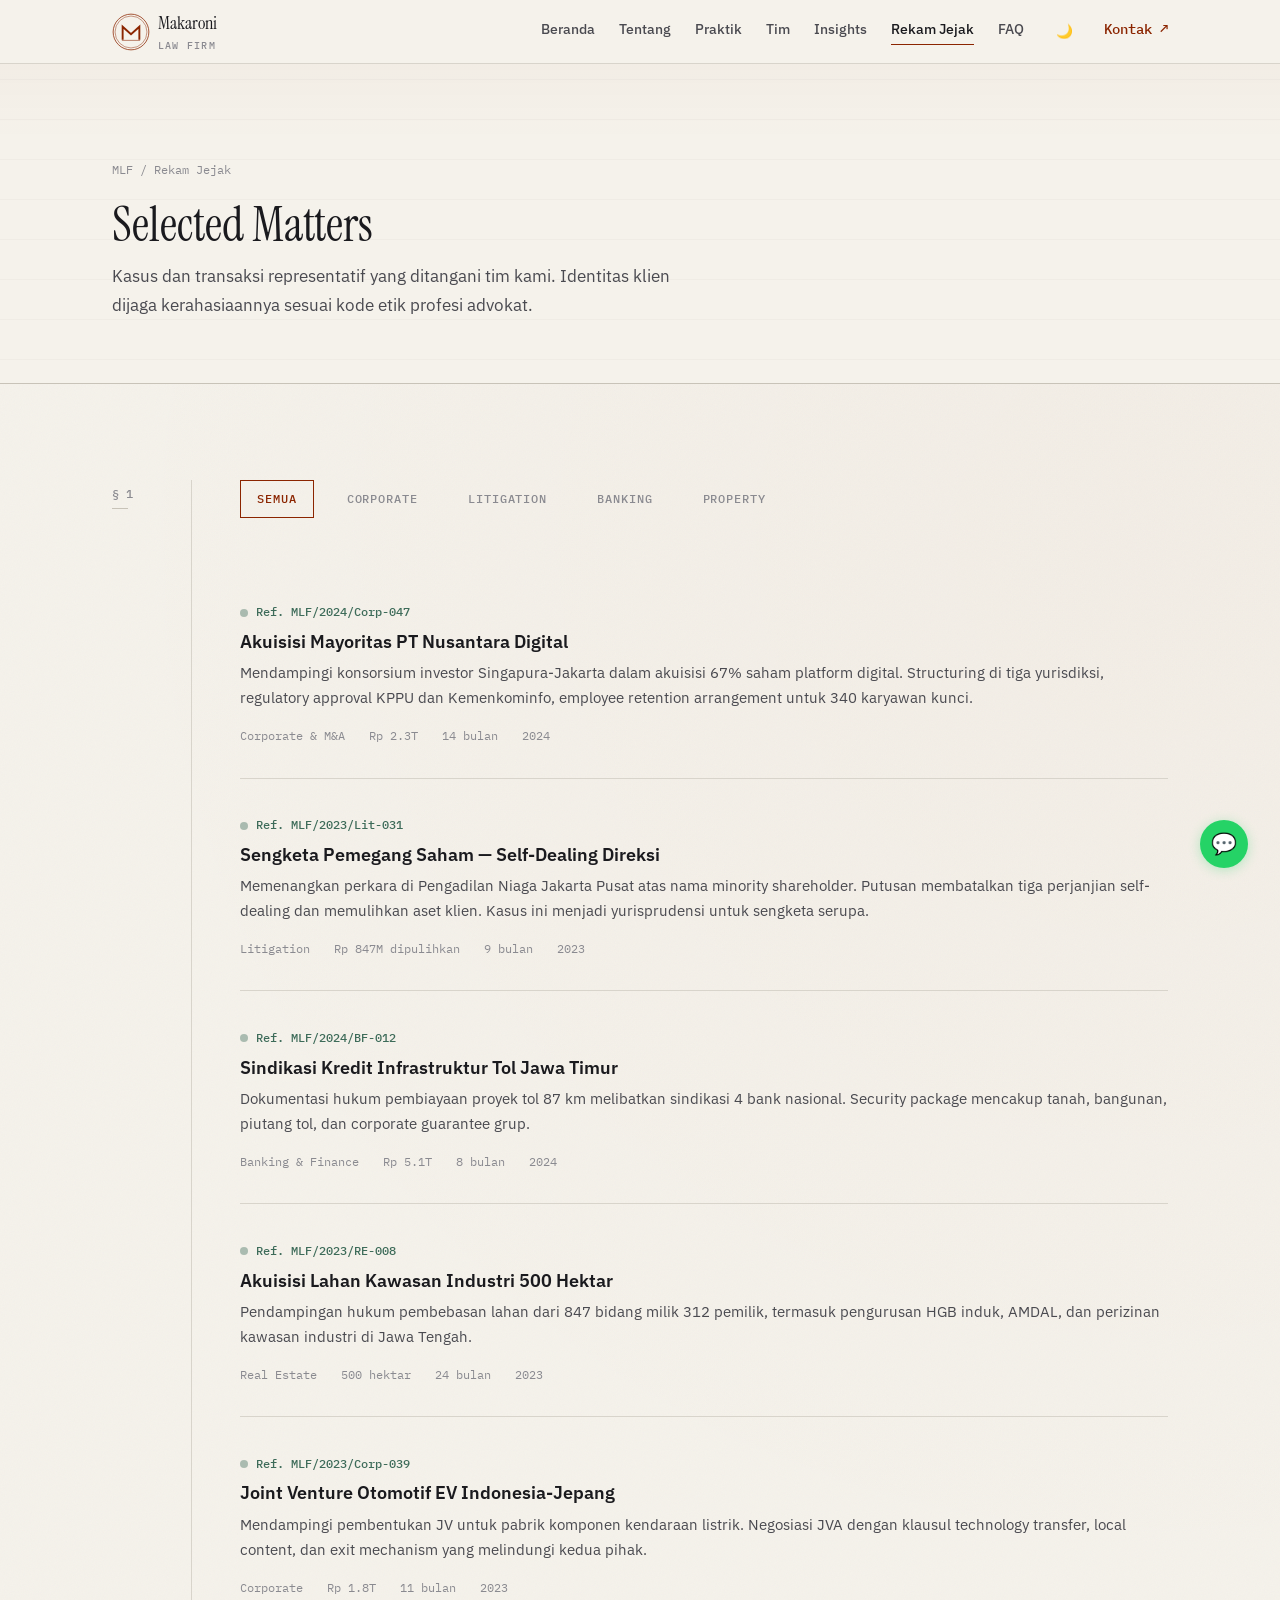
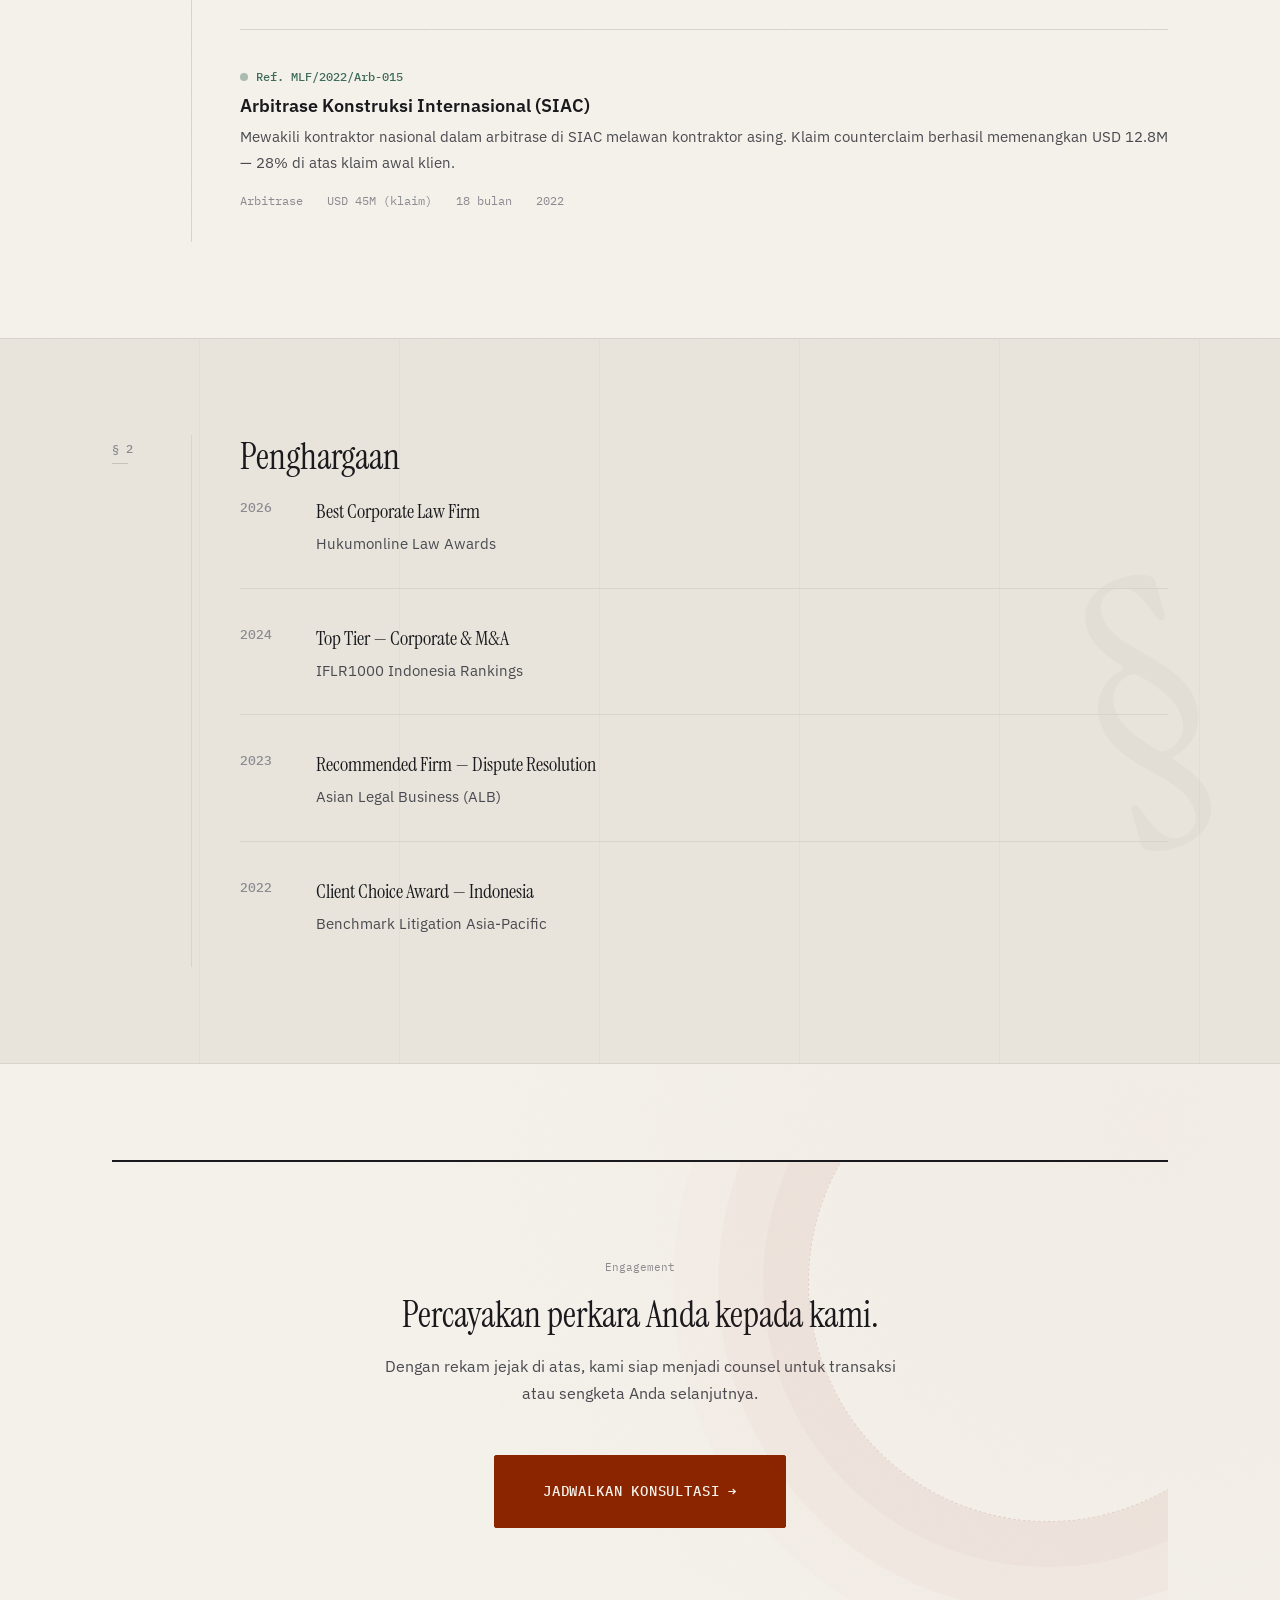
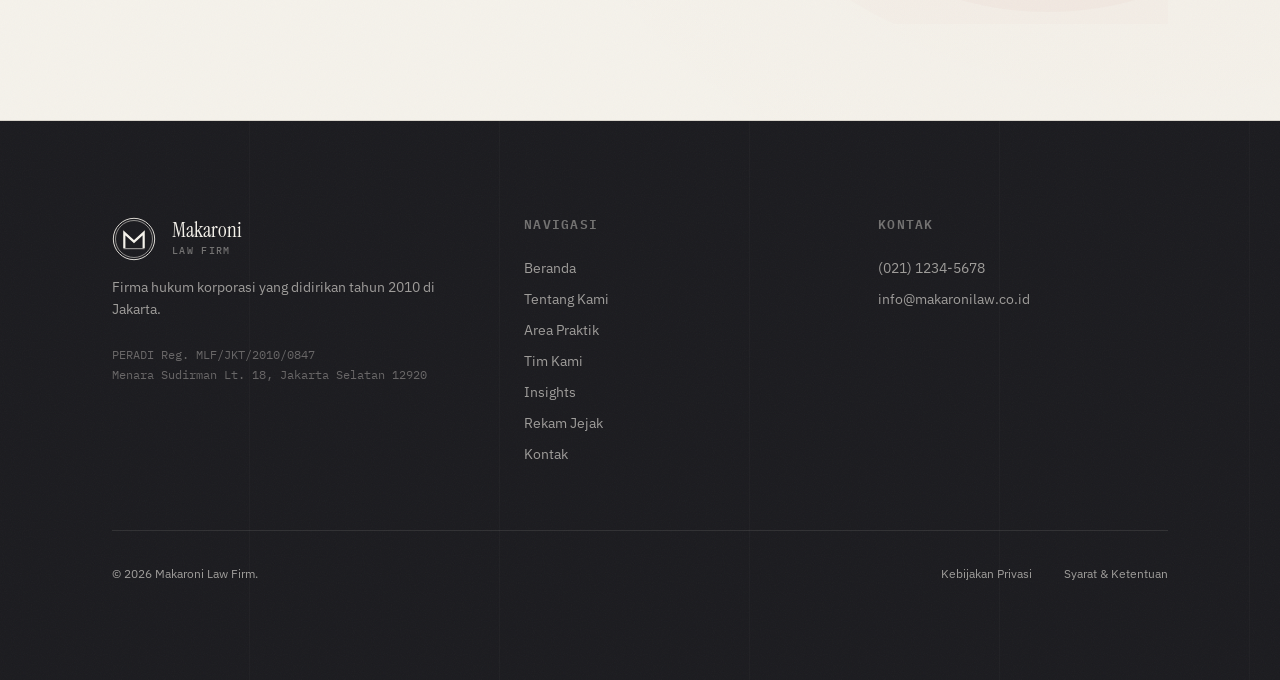
<file: track-record.html>
<!DOCTYPE html>
<html lang="id">
<head>
  <meta charset="UTF-8">
  <meta name="viewport" content="width=device-width, initial-scale=1.0">
  <title>Rekam Jejak — Makaroni Law Firm</title>
  <meta name="description" content="Rekam jejak Makaroni Law Firm: 47 transaksi M&A, 14 kemenangan arbitrase, Rp 12T+ nilai kumulatif transaksi. Identitas klien dijaga sesuai kode etik.">
  <link rel="icon" type="image/svg+xml" href="data:image/svg+xml,%3Csvg xmlns='http://www.w3.org/2000/svg' viewBox='0 0 100 100'%3E%3Ccircle cx='50' cy='50' r='47' fill='none' stroke='%238B2500' stroke-width='2'/%3E%3Ccircle cx='50' cy='50' r='42' fill='none' stroke='%238B2500' stroke-width='1.2'/%3E%3Cpath d='M28 68V36l22 20 22-20v32' fill='none' stroke='%238B2500' stroke-width='5' stroke-linecap='square' stroke-linejoin='miter'/%3E%3Cline x1='26' y1='72' x2='74' y2='72' stroke='%238B2500' stroke-width='1.5'/%3E%3C/svg%3E">
  <link rel="stylesheet" href="css/style.css">
</head>
<body>
  <nav class="navbar" id="navbar"><div class="navbar-inner"><a href="index.html" class="navbar-logo"><div class="logo-svg"><svg viewBox="0 0 100 100" fill="none" xmlns="http://www.w3.org/2000/svg" aria-hidden="true"><circle cx="50" cy="50" r="47" stroke="currentColor" stroke-width="2"/><circle cx="50" cy="50" r="42" stroke="currentColor" stroke-width="1.2"/><path d="M28 68V36l22 20 22-20v32" stroke="currentColor" stroke-width="5" stroke-linecap="square" stroke-linejoin="miter"/><line x1="26" y1="72" x2="74" y2="72" stroke="currentColor" stroke-width="1.5"/></svg></div><div class="logo-text">Makaroni<span>Law Firm</span></div></a><div class="navbar-links" id="navLinks"><a href="index.html">Beranda</a><a href="about.html">Tentang</a><a href="practice-areas.html">Praktik</a><a href="team.html">Tim</a><a href="insights.html">Insights</a><a href="track-record.html" class="active">Rekam Jejak</a><a href="faq.html">FAQ</a><button class="theme-toggle" aria-label="Toggle dark mode">🌙</button><a href="contact.html" class="navbar-contact">Kontak ↗</a></div><button class="menu-toggle" id="menuToggle" aria-label="Toggle menu"><span></span><span></span><span></span></button></div></nav>

  <div class="page-header"><div class="container"><div class="page-ref">MLF / Rekam Jejak</div><h1>Selected Matters</h1><p class="page-desc">Kasus dan transaksi representatif yang ditangani tim kami. Identitas klien dijaga kerahasiaannya sesuai kode etik profesi advokat.</p></div></div>

  <section class="doc-section" id="matters">
    <div class="container">
      <div class="doc-layout">
        <div class="doc-margin"><div class="section-ref" data-target="matters">§ 1</div></div>
        <div class="doc-content">
          <div class="filter-tabs">
            <button class="filter-tab active" data-filter="all">Semua</button>
            <button class="filter-tab" data-filter="corporate">Corporate</button>
            <button class="filter-tab" data-filter="litigation">Litigation</button>
            <button class="filter-tab" data-filter="banking">Banking</button>
            <button class="filter-tab" data-filter="property">Property</button>
          </div>

          <div class="citation-card reveal" data-category="corporate"><div class="citation-ref">Ref. MLF/2024/Corp-047</div><h4>Akuisisi Mayoritas PT Nusantara Digital</h4><p class="citation-body">Mendampingi konsorsium investor Singapura-Jakarta dalam akuisisi 67% saham platform digital. Structuring di tiga yurisdiksi, regulatory approval KPPU dan Kemenkominfo, employee retention arrangement untuk 340 karyawan kunci.</p><div class="citation-meta"><span>Corporate & M&A</span><span>Rp 2.3T</span><span>14 bulan</span><span>2024</span></div></div>

          <div class="citation-card reveal" data-category="litigation"><div class="citation-ref">Ref. MLF/2023/Lit-031</div><h4>Sengketa Pemegang Saham — Self-Dealing Direksi</h4><p class="citation-body">Memenangkan perkara di Pengadilan Niaga Jakarta Pusat atas nama minority shareholder. Putusan membatalkan tiga perjanjian self-dealing dan memulihkan aset klien. Kasus ini menjadi yurisprudensi untuk sengketa serupa.</p><div class="citation-meta"><span>Litigation</span><span>Rp 847M dipulihkan</span><span>9 bulan</span><span>2023</span></div></div>

          <div class="citation-card reveal" data-category="banking"><div class="citation-ref">Ref. MLF/2024/BF-012</div><h4>Sindikasi Kredit Infrastruktur Tol Jawa Timur</h4><p class="citation-body">Dokumentasi hukum pembiayaan proyek tol 87 km melibatkan sindikasi 4 bank nasional. Security package mencakup tanah, bangunan, piutang tol, dan corporate guarantee grup.</p><div class="citation-meta"><span>Banking & Finance</span><span>Rp 5.1T</span><span>8 bulan</span><span>2024</span></div></div>

          <div class="citation-card reveal" data-category="property"><div class="citation-ref">Ref. MLF/2023/RE-008</div><h4>Akuisisi Lahan Kawasan Industri 500 Hektar</h4><p class="citation-body">Pendampingan hukum pembebasan lahan dari 847 bidang milik 312 pemilik, termasuk pengurusan HGB induk, AMDAL, dan perizinan kawasan industri di Jawa Tengah.</p><div class="citation-meta"><span>Real Estate</span><span>500 hektar</span><span>24 bulan</span><span>2023</span></div></div>

          <div class="citation-card reveal" data-category="corporate"><div class="citation-ref">Ref. MLF/2023/Corp-039</div><h4>Joint Venture Otomotif EV Indonesia-Jepang</h4><p class="citation-body">Mendampingi pembentukan JV untuk pabrik komponen kendaraan listrik. Negosiasi JVA dengan klausul technology transfer, local content, dan exit mechanism yang melindungi kedua pihak.</p><div class="citation-meta"><span>Corporate</span><span>Rp 1.8T</span><span>11 bulan</span><span>2023</span></div></div>

          <div class="citation-card reveal" data-category="litigation"><div class="citation-ref">Ref. MLF/2022/Arb-015</div><h4>Arbitrase Konstruksi Internasional (SIAC)</h4><p class="citation-body">Mewakili kontraktor nasional dalam arbitrase di SIAC melawan kontraktor asing. Klaim counterclaim berhasil memenangkan USD 12.8M — 28% di atas klaim awal klien.</p><div class="citation-meta"><span>Arbitrase</span><span>USD 45M (klaim)</span><span>18 bulan</span><span>2022</span></div></div>
        </div>
      </div>
    </div>
  </section>

  <section class="doc-section bg-sidebar" id="awards">
    <div class="container">
      <div class="doc-layout">
        <div class="doc-margin"><div class="section-ref" data-target="awards">§ 2</div></div>
        <div class="doc-content">
          <h2 class="section-title">Penghargaan</h2>
          <div class="clause-list">
            <div class="clause-item clause-item-static reveal"><div class="clause-num">2026</div><div><div class="clause-title">Best Corporate Law Firm</div><div class="clause-desc">Hukumonline Law Awards</div></div></div>
            <div class="clause-item clause-item-static reveal"><div class="clause-num">2024</div><div><div class="clause-title">Top Tier — Corporate & M&A</div><div class="clause-desc">IFLR1000 Indonesia Rankings</div></div></div>
            <div class="clause-item clause-item-static reveal"><div class="clause-num">2023</div><div><div class="clause-title">Recommended Firm — Dispute Resolution</div><div class="clause-desc">Asian Legal Business (ALB)</div></div></div>
            <div class="clause-item clause-item-static reveal"><div class="clause-num">2022</div><div><div class="clause-title">Client Choice Award — Indonesia</div><div class="clause-desc">Benchmark Litigation Asia-Pacific</div></div></div>
          </div>
        </div>
      </div>
    </div>
  </section>

  <section class="doc-section"><div class="container"><div class="engagement-clause"><span class="clause-num-inline">Engagement</span><h2>Percayakan perkara Anda kepada kami.</h2><p>Dengan rekam jejak di atas, kami siap menjadi counsel untuk transaksi atau sengketa Anda selanjutnya.</p><a href="contact.html" class="btn btn-primary btn-lg">Jadwalkan Konsultasi →</a></div></div></section>

  <footer class="colophon"><div class="container"><div class="colophon-inner"><div class="colophon-brand">
          <div class="logo-full"><div class="logo-svg"><svg viewBox="0 0 100 100" fill="none" xmlns="http://www.w3.org/2000/svg" aria-hidden="true"><circle cx="50" cy="50" r="47" stroke="currentColor" stroke-width="2"/><circle cx="50" cy="50" r="42" stroke="currentColor" stroke-width="1.2"/><path d="M28 68V36l22 20 22-20v32" stroke="currentColor" stroke-width="5" stroke-linecap="square" stroke-linejoin="miter"/><line x1="26" y1="72" x2="74" y2="72" stroke="currentColor" stroke-width="1.5"/></svg></div><div class="logo-wordmark"><span class="logo-wordmark-name">Makaroni</span><span class="logo-wordmark-sub">Law Firm</span></div></div><p>Firma hukum korporasi yang didirikan tahun 2010 di Jakarta.</p><div class="colophon-registrations">PERADI Reg. MLF/JKT/2010/0847<br>Menara Sudirman Lt. 18, Jakarta Selatan 12920</div></div><div><h5>Navigasi</h5><div class="colophon-links"><a href="index.html">Beranda</a><a href="about.html">Tentang Kami</a><a href="practice-areas.html">Area Praktik</a><a href="team.html">Tim Kami</a><a href="insights.html">Insights</a><a href="track-record.html">Rekam Jejak</a><a href="contact.html">Kontak</a></div></div><div><h5>Kontak</h5><div class="colophon-links"><a href="tel:+622112345678">(021) 1234-5678</a><a href="mailto:info@makaronilaw.co.id">info@makaronilaw.co.id</a></div></div></div><div class="colophon-bottom"><span>© 2026 Makaroni Law Firm.</span><div class="link-row"><a href="faq.html">Kebijakan Privasi</a><a href="faq.html">Syarat & Ketentuan</a></div></div></div></footer>
  <a href="https://wa.me/62211234567" class="whatsapp-float" target="_blank" rel="noopener" aria-label="Chat via WhatsApp">💬</a>
  <button class="back-to-top" aria-label="Kembali ke atas">↑</button>
  <script src="js/main.js"></script>
</body>
</html>
</file>
<file: css/style.css>
/* =============================================================
   MAKARONI LAW FIRM — Design System v3 "Berkas & Presisi"
   Inspired by the information architecture of legal documents
   ============================================================= */

/* ---------- Google Fonts ---------- */
@import url('https://fonts.googleapis.com/css2?family=IBM+Plex+Mono:wght@400;500;600&family=IBM+Plex+Sans:ital,wght@0,300;0,400;0,500;0,600;0,700;1,400&family=Instrument+Serif:ital@0;1&display=swap');

/* ---------- Design Tokens ---------- */
:root {
  /* Palette */
  --ink:         #1A1A1E;
  --parchment:   #F5F2EB;
  --ruling:      #C8C3B8;
  --seal:        #8B2500;
  --seal-light:  #A83010;
  --seal-dark:   #6E1D00;
  --annotation:  #3D6B59;
  --annotation-light: #4D8570;
  --sidebar:     #E8E4DB;
  --white:       #FFFFFF;

  /* Semantic */
  --text-primary:   var(--ink);
  --text-secondary: #4A4A50;
  --text-muted:     #8A8A90;
  --text-on-dark:   #F5F2EB;
  --bg-primary:     var(--parchment);
  --bg-secondary:   var(--sidebar);
  --bg-dark:        #1A1A1E;
  --colophon-bg:    #1A1A1E;
  --colophon-text:  #F5F2EB;
  --border:         var(--ruling);
  --border-light:   #D8D4CB;
  --accent:         var(--seal);
  --accent-alt:     var(--annotation);

  /* Typography */
  --font-heading: 'Instrument Serif', Georgia, 'Times New Roman', serif;
  --font-body:    'IBM Plex Sans', 'Segoe UI', system-ui, sans-serif;
  --font-mono:    'IBM Plex Mono', 'Consolas', monospace;

  /* Spacing */
  --space-2xs: 0.125rem;
  --space-xs:  0.25rem;
  --space-sm:  0.5rem;
  --space-md:  1rem;
  --space-lg:  1.5rem;
  --space-xl:  2rem;
  --space-2xl: 3rem;
  --space-3xl: 4rem;
  --space-4xl: 6rem;
  --space-5xl: 8rem;

  /* Layout */
  --margin-col:    80px;
  --content-max:   780px;
  --page-max:      1120px;
  --navbar-height: 64px;

  /* Radius — deliberately minimal */
  --radius-sm:  2px;
  --radius-md:  4px;
  --radius-lg:  6px;

  /* Transitions */
  --ease:     cubic-bezier(0.25, 0.1, 0.25, 1);
  --duration: 0.2s;
}

/* ---------- Reset & Base ---------- */
*, *::before, *::after { box-sizing: border-box; margin: 0; padding: 0; }

html {
  scroll-behavior: smooth;
  scroll-padding-top: calc(var(--navbar-height) + var(--space-xl));
  -webkit-font-smoothing: antialiased;
}

body {
  font-family: var(--font-body);
  font-size: 1rem;
  line-height: 1.7;
  color: var(--text-primary);
  background: var(--bg-primary);
  overflow-x: hidden;
  position: relative;
}

h1, h2, h3, h4, h5 {
  font-family: var(--font-heading);
  font-weight: 400;
  line-height: 1.2;
  color: var(--ink);
}

h1 { font-size: clamp(2rem, 4vw, 3rem); }
h2 { font-size: clamp(1.6rem, 3vw, 2.25rem); }
h3 { font-size: clamp(1.2rem, 2vw, 1.5rem); }
h4 { font-size: 1.1rem; font-family: var(--font-body); font-weight: 600; }
h5 { font-size: 0.8rem; font-family: var(--font-mono); font-weight: 600; text-transform: uppercase; letter-spacing: 0.1em; color: var(--text-muted); }

a { color: inherit; text-decoration: none; }
img { max-width: 100%; display: block; }
button { cursor: pointer; border: none; background: none; font: inherit; }
ul, ol { list-style: none; }

p + p { margin-top: var(--space-md); }

/* ---------- Layout ---------- */
.container {
  max-width: var(--page-max);
  margin-inline: auto;
  padding-inline: var(--space-xl);
  position: relative;
  z-index: 1;
}

/* Document layout: margin column + content */
.doc-layout {
  display: grid;
  grid-template-columns: var(--margin-col) 1fr;
  gap: 0;
}

.doc-margin {
  position: relative;
  border-right: 1px solid var(--border-light);
  padding-right: var(--space-lg);
  padding-top: var(--space-xs);
}

.doc-content {
  padding-left: var(--space-2xl);
}

/* Section ref number in margin */
.section-ref {
  font-family: var(--font-mono);
  font-size: 0.75rem;
  font-weight: 500;
  color: var(--text-muted);
  position: sticky;
  top: calc(var(--navbar-height) + var(--space-xl));
  cursor: pointer;
  transition: color var(--duration) var(--ease);
  user-select: none;
}

.section-ref:hover {
  color: var(--seal);
}

.section-ref::after {
  content: '';
  display: block;
  width: 16px;
  height: 1px;
  background: var(--ruling);
  margin-top: var(--space-xs);
}

/* Sections */
.doc-section {
  padding-block: var(--space-4xl);
  border-bottom: 1px solid var(--border-light);
  position: relative;
  /* Subtle SVG grain/noise texture + soft radial glow for default parchment sections */
  background-image: 
    radial-gradient(circle at 90% 10%, rgba(139, 37, 0, 0.025) 0%, transparent 60%),
    url("data:image/svg+xml,%3Csvg viewBox='0 0 200 200' xmlns='http://www.w3.org/2000/svg'%3E%3Cfilter id='n'%3E%3CfeTurbulence type='fractalNoise' baseFrequency='0.8' numOctaves='3' stitchTiles='stitch'/%3E%3C/filter%3E%3Crect width='100%25' height='100%25' filter='url(%23n)' opacity='0.035'/%3E%3C/svg%3E");
  background-size: 100% 100%, 180px 180px;
}

.doc-section:last-child {
  border-bottom: none;
}

.doc-section.bg-dark {
  background-color: var(--bg-dark);
  color: var(--text-on-dark);
  border-color: rgba(200, 195, 184, 0.15);
  /* Blueprint diagonal hatching 45 deg + center vignette */
  background-image: 
    radial-gradient(circle at center, transparent 30%, rgba(0, 0, 0, 0.45) 100%),
    repeating-linear-gradient(45deg, transparent, transparent 15px, rgba(245, 242, 235, 0.028) 15px, rgba(245, 242, 235, 0.028) 16px);
  background-size: 100% 100%, auto auto;
}

.doc-section.bg-dark h2,
.doc-section.bg-dark h3,
.doc-section.bg-dark h4 {
  color: var(--text-on-dark);
}

.doc-section.bg-sidebar {
  background-color: var(--bg-secondary);
  /* Tabular margin grid lines every 200px */
  background-image: repeating-linear-gradient(to right, transparent, transparent 199px, rgba(200, 195, 184, 0.18) 199px, rgba(200, 195, 184, 0.18) 200px);
  background-size: 100% 100%;
}

.doc-section.bg-sidebar::before {
  content: '§';
  position: absolute;
  right: 6%;
  top: 50%;
  transform: translateY(-50%) rotate(-15deg);
  font-family: var(--font-heading);
  font-size: clamp(14rem, 25vw, 26rem);
  line-height: 1;
  color: var(--ink);
  opacity: 0.022;
  pointer-events: none;
  z-index: 0;
  user-select: none;
}

/* Counsel / Team section specialized dot grid + warm radial glow */
.doc-section#counsel,
.doc-section#team-grid {
  background-image: 
    radial-gradient(circle at 50% 100%, rgba(139, 37, 0, 0.038) 0%, transparent 65%),
    radial-gradient(rgba(200, 195, 184, 0.32) 1px, transparent 1px);
  background-size: 100% 100%, 24px 24px;
  background-position: center bottom, 0 0;
}

/* ---------- Navbar ---------- */
.navbar {
  position: fixed;
  top: 0;
  left: 0;
  right: 0;
  height: var(--navbar-height);
  z-index: 1000;
  background: var(--parchment);
  border-bottom: 1px solid var(--border-light);
  transition: box-shadow var(--duration) var(--ease);
}

.navbar.scrolled {
  box-shadow: 0 1px 8px rgba(26, 26, 30, 0.06);
}

.navbar-inner {
  max-width: var(--page-max);
  margin-inline: auto;
  padding-inline: var(--space-xl);
  height: 100%;
  display: flex;
  align-items: center;
  justify-content: space-between;
}

.navbar-logo {
  display: flex;
  align-items: center;
  gap: var(--space-sm);
}

/* SVG Monogram Logo */
.logo-svg {
  width: 38px;
  height: 38px;
  flex-shrink: 0;
  color: var(--seal);
}

.logo-svg svg {
  width: 100%;
  height: 100%;
  display: block;
}

/* Legacy .logo-seal fallback */
.logo-seal {
  width: 36px;
  height: 36px;
  border-radius: 50%;
  border: 2px solid var(--seal);
  display: flex;
  align-items: center;
  justify-content: center;
  font-family: var(--font-heading);
  font-size: 1.1rem;
  color: var(--seal);
  font-weight: 400;
  flex-shrink: 0;
}

.logo-text {
  font-family: var(--font-heading);
  font-size: 1.15rem;
  color: var(--ink);
}

.logo-text span {
  font-family: var(--font-mono);
  font-size: 0.65rem;
  font-weight: 500;
  text-transform: uppercase;
  letter-spacing: 0.12em;
  color: var(--text-muted);
  display: block;
  margin-top: -2px;
}

/* Full logo with wordmark (footer) */
.logo-full {
  display: flex;
  align-items: center;
  gap: var(--space-md);
}

.logo-full .logo-svg {
  width: 44px;
  height: 44px;
}

.logo-wordmark {
  display: flex;
  flex-direction: column;
}

.logo-wordmark-name {
  font-family: var(--font-heading);
  font-size: 1.3rem;
  color: var(--ink);
  line-height: 1.1;
}

.logo-wordmark-sub {
  font-family: var(--font-mono);
  font-size: 0.6rem;
  font-weight: 500;
  text-transform: uppercase;
  letter-spacing: 0.14em;
  color: var(--text-muted);
  margin-top: 1px;
}

.navbar-links {
  display: flex;
  align-items: center;
  gap: var(--space-lg);
}

.navbar-links a {
  font-size: 0.85rem;
  font-weight: 500;
  color: var(--text-secondary);
  transition: color var(--duration) var(--ease);
  padding-bottom: 2px;
  border-bottom: 1.5px solid transparent;
}

.navbar-links a:hover,
.navbar-links a.active {
  color: var(--ink);
  border-bottom-color: var(--seal);
}

.navbar-contact {
  font-family: var(--font-mono);
  font-size: 0.78rem;
  font-weight: 500;
  color: var(--seal) !important;
  border-bottom-color: transparent !important;
}

.navbar-contact:hover {
  border-bottom-color: var(--seal) !important;
}

/* Mobile menu */
.menu-toggle {
  display: none;
  flex-direction: column;
  gap: 5px;
  width: 24px;
  padding: 4px 0;
}

.menu-toggle span {
  display: block;
  height: 1.5px;
  background: var(--ink);
  transition: all var(--duration) var(--ease);
}

.menu-toggle.active span:nth-child(1) { transform: translateY(6.5px) rotate(45deg); }
.menu-toggle.active span:nth-child(2) { opacity: 0; }
.menu-toggle.active span:nth-child(3) { transform: translateY(-6.5px) rotate(-45deg); }

/* ---------- Page Header ---------- */
.page-header {
  padding-top: calc(var(--navbar-height) + var(--space-4xl));
  padding-bottom: var(--space-3xl);
  border-bottom: 1px solid var(--border);
  position: relative;
  /* Top-edge official document gradient + delicate ledger lines */
  background-image: 
    linear-gradient(to bottom, rgba(139, 37, 0, 0.045) 0%, transparent 140px),
    repeating-linear-gradient(to bottom, transparent, transparent 39px, rgba(200, 195, 184, 0.12) 39px, rgba(200, 195, 184, 0.12) 40px);
  background-size: 100% 100%;
}

.page-header h1 {
  margin-bottom: var(--space-sm);
}

.page-header .page-ref {
  font-family: var(--font-mono);
  font-size: 0.75rem;
  color: var(--text-muted);
  margin-bottom: var(--space-md);
}

.page-header .page-desc {
  max-width: 560px;
  color: var(--text-secondary);
  font-size: 1.05rem;
}

/* ---------- Opening Statement (Hero) ---------- */
.opening-statement {
  padding-top: calc(var(--navbar-height) + var(--space-5xl));
  padding-bottom: var(--space-4xl);
  position: relative;
  /* Ledger ruling lines */
  background-image: repeating-linear-gradient(to bottom, transparent, transparent 39px, rgba(200, 195, 184, 0.14) 39px, rgba(200, 195, 184, 0.14) 40px);
  background-size: 100% 100%;
}

/* Corner notation / crop mark in top-right of hero */
.opening-statement::before {
  content: '';
  position: absolute;
  top: calc(var(--navbar-height) + 32px);
  right: 6%;
  width: 28px;
  height: 28px;
  border-top: 1px solid rgba(200, 195, 184, 0.45);
  border-right: 1px solid rgba(200, 195, 184, 0.45);
  pointer-events: none;
  z-index: 0;
}

.opening-text {
  max-width: var(--content-max);
}

.opening-text h1 {
  font-size: clamp(2.2rem, 4.5vw, 3.2rem);
  margin-bottom: var(--space-2xl);
  font-style: italic;
}

.opening-lead {
  font-size: 1.15rem;
  line-height: 1.8;
  color: var(--text-secondary);
}

.opening-lead strong {
  color: var(--ink);
  font-weight: 600;
}

.opening-cta {
  margin-top: var(--space-2xl);
  display: inline-flex;
  align-items: center;
  gap: var(--space-sm);
  font-family: var(--font-mono);
  font-size: 0.85rem;
  font-weight: 500;
  color: var(--seal);
  border-bottom: 1.5px solid var(--seal);
  padding-bottom: 2px;
  transition: all var(--duration) var(--ease);
}

.opening-cta:hover {
  color: var(--seal-light);
  border-color: var(--seal-light);
  gap: var(--space-md);
}

/* ---------- Ruling Line ---------- */
.ruling-line {
  border: none;
  height: 1px;
  background: var(--border);
  margin: 0;
}

/* ---------- Clause-Style List (Practice Areas) ---------- */
.clause-list {
  counter-reset: clause;
}

.clause-item {
  display: grid;
  grid-template-columns: 60px 1fr;
  gap: var(--space-md);
  padding: var(--space-xl) 0;
  border-bottom: 1px solid var(--border-light);
  transition: border-color var(--duration) var(--ease);
  text-decoration: none;
  color: inherit;
}

.clause-item:first-child {
  padding-top: 0;
}

.clause-item:last-child {
  border-bottom: none;
}

.clause-item:hover {
  border-color: var(--seal);
}

.clause-num {
  font-family: var(--font-mono);
  font-size: 0.8rem;
  font-weight: 500;
  color: var(--text-muted);
  padding-top: 3px;
}

.clause-item:hover .clause-num {
  color: var(--seal);
}

.clause-title {
  font-family: var(--font-heading);
  font-size: 1.25rem;
  margin-bottom: var(--space-xs);
}

.clause-desc {
  font-size: 0.92rem;
  color: var(--text-secondary);
  line-height: 1.6;
}

/* ---------- Citation Cards (Track Record) ---------- */
.citation-card {
  padding: var(--space-xl) 0;
  border-bottom: 1px solid var(--border-light);
}

.citation-card:last-child {
  border-bottom: none;
}

.citation-ref {
  font-family: var(--font-mono);
  font-size: 0.75rem;
  font-weight: 500;
  color: var(--annotation);
  margin-bottom: var(--space-sm);
  display: inline-flex;
  align-items: center;
  gap: var(--space-sm);
}

.citation-ref::before {
  content: '';
  display: inline-block;
  width: 8px;
  height: 8px;
  border-radius: 50%;
  background: var(--annotation);
  opacity: 0.4;
}

.citation-card h4 {
  margin-bottom: var(--space-sm);
}

.citation-body {
  font-size: 0.92rem;
  color: var(--text-secondary);
  line-height: 1.7;
}

.citation-meta {
  display: flex;
  gap: var(--space-lg);
  margin-top: var(--space-md);
  font-family: var(--font-mono);
  font-size: 0.72rem;
  color: var(--text-muted);
}

.citation-meta span {
  display: flex;
  align-items: center;
  gap: var(--space-xs);
}

/* ---------- Counsel Cards (Team) ---------- */
.counsel-card {
  display: grid;
  grid-template-columns: 88px 1fr;
  gap: var(--space-xl);
  padding: var(--space-xl) 0;
  border-bottom: 1px solid var(--border-light);
}

.counsel-card:last-child { border-bottom: none; }

.counsel-photo {
  width: 88px;
  height: 88px;
  border-radius: 50%;
  overflow: hidden;
  border: 1.5px solid var(--ruling);
  flex-shrink: 0;
}

.counsel-photo img {
  width: 100%;
  height: 100%;
  object-fit: cover;
  object-position: center top;
  display: block;
}



.counsel-name {
  font-family: var(--font-heading);
  font-size: 1.15rem;
  margin-bottom: 2px;
}

.counsel-title {
  font-family: var(--font-mono);
  font-size: 0.72rem;
  font-weight: 500;
  text-transform: uppercase;
  letter-spacing: 0.08em;
  color: var(--seal);
  margin-bottom: var(--space-sm);
}

.counsel-bio {
  font-size: 0.9rem;
  color: var(--text-secondary);
  line-height: 1.6;
}



/* ---------- Team Photo Cards ---------- */
.team-photo-grid {
  display: grid;
  grid-template-columns: repeat(4, 1fr);
  gap: var(--space-xl);
}

.team-card {
  border: 1px solid var(--border-light);
  overflow: hidden;
  transition: border-color var(--duration) var(--ease);
}

.team-card:hover {
  border-color: var(--seal);
}

.team-card-photo {
  aspect-ratio: 4 / 5;
  overflow: hidden;
  background: var(--sidebar);
}

.team-card-photo img {
  width: 100%;
  height: 100%;
  object-fit: cover;
  object-position: center top;
  display: block;
  transition: transform 0.4s var(--ease);
}

.team-card:hover .team-card-photo img {
  transform: scale(1.03);
}

.team-card-info {
  padding: var(--space-lg);
}

.team-card-name {
  font-family: var(--font-heading);
  font-size: 1rem;
  line-height: 1.3;
  color: var(--ink);
  margin-bottom: 4px;
}

.team-card-title {
  font-family: var(--font-mono);
  font-size: 0.68rem;
  font-weight: 600;
  text-transform: uppercase;
  letter-spacing: 0.08em;
  color: var(--seal);
  margin-bottom: 4px;
}

.team-card-specialty {
  font-family: var(--font-mono);
  font-size: 0.68rem;
  color: var(--text-muted);
}

/* ---------- Witness Statements (Testimonials) ---------- */
.witness-card {
  padding: var(--space-2xl) 0;
  border-bottom: 1px solid var(--border-light);
}

.witness-card:last-child { border-bottom: none; }

.witness-ref {
  font-family: var(--font-mono);
  font-size: 0.7rem;
  color: var(--text-muted);
  margin-bottom: var(--space-md);
}

.witness-text {
  font-family: var(--font-heading);
  font-size: 1.2rem;
  font-style: italic;
  line-height: 1.6;
  color: var(--ink);
  margin-bottom: var(--space-lg);
}

.witness-author {
  font-size: 0.85rem;
}

.witness-author strong {
  color: var(--ink);
}

.witness-author span {
  color: var(--text-muted);
}

/* ---------- Article Items (Insights) ---------- */
.article-item {
  display: grid;
  grid-template-columns: 80px 1fr;
  gap: var(--space-lg);
  padding: var(--space-xl) 0;
  border-bottom: 1px solid var(--border-light);
  text-decoration: none;
  color: inherit;
  transition: border-color var(--duration) var(--ease);
}

.article-item:last-child { border-bottom: none; }
.article-item:hover { border-color: var(--seal); }

.article-date {
  font-family: var(--font-mono);
  font-size: 0.72rem;
  color: var(--text-muted);
  padding-top: 4px;
  line-height: 1.4;
}

.article-date span {
  display: block;
}

.article-tag {
  font-family: var(--font-mono);
  font-size: 0.68rem;
  font-weight: 500;
  text-transform: uppercase;
  letter-spacing: 0.08em;
  color: var(--annotation);
  margin-bottom: var(--space-xs);
}

.article-title {
  font-family: var(--font-heading);
  font-size: 1.1rem;
  margin-bottom: var(--space-xs);
  line-height: 1.35;
}

.article-excerpt {
  font-size: 0.88rem;
  color: var(--text-secondary);
  line-height: 1.6;
}

/* ---------- FAQ Accordion ---------- */
.faq-category {
  margin-bottom: var(--space-3xl);
}

.faq-category:last-child { margin-bottom: 0; }

.faq-category-title {
  font-family: var(--font-mono);
  font-size: 0.72rem;
  font-weight: 600;
  text-transform: uppercase;
  letter-spacing: 0.1em;
  color: var(--seal);
  margin-bottom: var(--space-lg);
  padding-bottom: var(--space-sm);
  border-bottom: 2px solid var(--seal);
  display: inline-block;
}

.faq-item {
  border-bottom: 1px solid var(--border-light);
}

.faq-question {
  width: 100%;
  text-align: left;
  padding: var(--space-lg) 0;
  font-size: 1rem;
  font-weight: 500;
  color: var(--ink);
  display: flex;
  justify-content: space-between;
  align-items: center;
  gap: var(--space-lg);
  transition: color var(--duration) var(--ease);
}

.faq-question:hover { color: var(--seal); }

.faq-icon {
  font-family: var(--font-mono);
  font-size: 0.85rem;
  color: var(--text-muted);
  flex-shrink: 0;
  transition: transform var(--duration) var(--ease);
}

.faq-item.active .faq-icon {
  transform: rotate(45deg);
  color: var(--seal);
}

.faq-answer {
  max-height: 0;
  overflow: hidden;
  transition: max-height 0.3s var(--ease);
}

.faq-item.active .faq-answer {
  max-height: 400px;
}

.faq-answer p {
  padding-bottom: var(--space-lg);
  font-size: 0.92rem;
  color: var(--text-secondary);
  line-height: 1.7;
}

/* ---------- Contact Form ---------- */
.contact-grid {
  display: grid;
  grid-template-columns: 300px 1fr;
  gap: var(--space-4xl);
}

.contact-info-item {
  display: flex;
  gap: var(--space-md);
  margin-bottom: var(--space-xl);
}

.contact-info-label {
  font-family: var(--font-mono);
  font-size: 0.7rem;
  font-weight: 600;
  text-transform: uppercase;
  letter-spacing: 0.08em;
  color: var(--text-muted);
  margin-bottom: 4px;
}

.contact-info-value {
  font-size: 0.92rem;
  color: var(--ink);
  line-height: 1.5;
}

.form-group {
  margin-bottom: var(--space-lg);
}

.form-label {
  display: block;
  font-family: var(--font-mono);
  font-size: 0.72rem;
  font-weight: 600;
  text-transform: uppercase;
  letter-spacing: 0.08em;
  color: var(--text-muted);
  margin-bottom: var(--space-sm);
}

.form-input,
.form-select,
.form-textarea {
  width: 100%;
  padding: var(--space-md);
  font-family: var(--font-body);
  font-size: 0.92rem;
  color: var(--ink);
  background: var(--white);
  border: 1px solid var(--border);
  border-radius: var(--radius-sm);
  transition: border-color var(--duration) var(--ease);
}

.form-input:focus,
.form-select:focus,
.form-textarea:focus {
  outline: none;
  border-color: var(--seal);
}

.form-textarea {
  min-height: 140px;
  resize: vertical;
}

.form-row {
  display: grid;
  grid-template-columns: 1fr 1fr;
  gap: var(--space-lg);
}

/* ---------- Buttons ---------- */
.btn {
  display: inline-flex;
  align-items: center;
  gap: var(--space-sm);
  font-family: var(--font-mono);
  font-size: 0.8rem;
  font-weight: 500;
  padding: var(--space-md) var(--space-xl);
  border-radius: var(--radius-sm);
  transition: all var(--duration) var(--ease);
  text-transform: uppercase;
  letter-spacing: 0.06em;
}

.btn-primary {
  background: var(--seal);
  color: var(--parchment);
  border: 1.5px solid var(--seal);
}

.btn-primary:hover {
  background: var(--seal-light);
  border-color: var(--seal-light);
}

.btn-outline {
  background: transparent;
  color: var(--ink);
  border: 1.5px solid var(--border);
}

.btn-outline:hover {
  border-color: var(--ink);
}

.btn-lg {
  padding: var(--space-lg) var(--space-2xl);
  font-size: 0.85rem;
}

/* ---------- Engagement Clause (CTA) ---------- */
.engagement-clause {
  padding: var(--space-4xl) 0;
  text-align: center;
  border-top: 2px solid var(--ink);
  position: relative;
  overflow: hidden;
}

/* Concentric notary seal rings off-center */
.engagement-clause::before {
  content: '';
  position: absolute;
  right: -120px;
  top: -120px;
  width: 480px;
  height: 480px;
  border-radius: 50%;
  border: 1px dashed rgba(139, 37, 0, 0.15);
  box-shadow: 
    0 0 0 45px rgba(139, 37, 0, 0.025),
    0 0 0 90px rgba(139, 37, 0, 0.018),
    0 0 0 135px rgba(139, 37, 0, 0.012);
  pointer-events: none;
  z-index: 0;
}

.engagement-clause h2 {
  margin-bottom: var(--space-md);
}

.engagement-clause p {
  max-width: 520px;
  margin-inline: auto;
  color: var(--text-secondary);
  margin-bottom: var(--space-2xl);
}

.engagement-clause .clause-num-inline {
  font-family: var(--font-mono);
  font-size: 0.7rem;
  color: var(--text-muted);
  display: block;
  margin-bottom: var(--space-md);
}

/* ---------- Colophon (Footer) ---------- */
.colophon {
  background-color: var(--colophon-bg);
  color: rgba(245, 242, 235, 0.6);
  padding: var(--space-4xl) 0;
  font-size: 0.85rem;
  position: relative;
  /* Vertical ruling columns + dark grain texture */
  background-image: 
    repeating-linear-gradient(to right, transparent, transparent 249px, rgba(245, 242, 235, 0.025) 249px, rgba(245, 242, 235, 0.025) 250px),
    url("data:image/svg+xml,%3Csvg viewBox='0 0 200 200' xmlns='http://www.w3.org/2000/svg'%3E%3Cfilter id='n'%3E%3CfeTurbulence type='fractalNoise' baseFrequency='0.8' numOctaves='3' stitchTiles='stitch'/%3E%3C/filter%3E%3Crect width='100%25' height='100%25' filter='url(%23n)' opacity='0.04'/%3E%3C/svg%3E");
  background-size: 100% 100%, 180px 180px;
}

.colophon-inner {
  display: grid;
  grid-template-columns: 1.2fr 1fr 1fr;
  gap: var(--space-3xl);
}

.colophon h5 {
  color: rgba(245, 242, 235, 0.4);
  margin-bottom: var(--space-lg);
}

.colophon-brand .logo-text {
  color: var(--colophon-text);
  margin-bottom: var(--space-md);
}

.colophon-brand .logo-text span {
  color: rgba(245, 242, 235, 0.4);
}

.colophon-brand .logo-full {
  margin-bottom: var(--space-md);
}

.colophon-brand .logo-svg {
  color: var(--colophon-text);
}

.colophon-brand .logo-wordmark-name {
  color: var(--colophon-text);
}

.colophon-brand .logo-wordmark-sub {
  color: rgba(245, 242, 235, 0.4);
}

.colophon-brand p {
  line-height: 1.6;
  margin-bottom: var(--space-lg);
}

.colophon-links {
  display: flex;
  flex-direction: column;
  gap: var(--space-sm);
}

.colophon-links a {
  transition: color var(--duration) var(--ease);
}

.colophon-links a:hover {
  color: var(--colophon-text);
}

.colophon-registrations {
  font-family: var(--font-mono);
  font-size: 0.72rem;
  line-height: 1.8;
  color: rgba(245, 242, 235, 0.35);
}

.colophon-bottom {
  margin-top: var(--space-3xl);
  padding-top: var(--space-xl);
  border-top: 1px solid rgba(245, 242, 235, 0.1);
  display: flex;
  justify-content: space-between;
  align-items: center;
  font-size: 0.78rem;
}

.colophon-bottom a {
  transition: color var(--duration) var(--ease);
}

.colophon-bottom a:hover {
  color: var(--colophon-text);
}

/* ---------- WhatsApp Float ---------- */
.whatsapp-float {
  position: fixed;
  bottom: var(--space-xl);
  right: var(--space-xl);
  width: 48px;
  height: 48px;
  border-radius: 50%;
  background: #25D366;
  color: white;
  display: flex;
  align-items: center;
  justify-content: center;
  font-size: 1.3rem;
  z-index: 999;
  box-shadow: 0 2px 12px rgba(37, 211, 102, 0.3);
  transition: transform var(--duration) var(--ease);
}

.whatsapp-float:hover {
  transform: scale(1.08);
}

/* ---------- Back to Top ---------- */
.back-to-top {
  position: fixed;
  bottom: calc(var(--space-xl) + 60px);
  right: var(--space-xl);
  width: 36px;
  height: 36px;
  border-radius: 50%;
  background: var(--ink);
  color: var(--parchment);
  display: flex;
  align-items: center;
  justify-content: center;
  font-size: 0.9rem;
  z-index: 998;
  opacity: 0;
  visibility: hidden;
  transition: all var(--duration) var(--ease);
}

.back-to-top.visible {
  opacity: 1;
  visibility: visible;
}

.back-to-top:hover {
  background: var(--seal);
}

/* ---------- Newsletter ---------- */
.newsletter-box {
  padding: var(--space-2xl);
  border: 1px solid var(--border);
  margin-top: var(--space-3xl);
}

.newsletter-box h4 { margin-bottom: var(--space-sm); }
.newsletter-box p {
  font-size: 0.88rem;
  color: var(--text-secondary);
  margin-bottom: var(--space-lg);
}

.newsletter-form {
  display: flex;
  gap: var(--space-sm);
  max-width: 480px;
}

.newsletter-form .form-input { flex: 1; }

.newsletter-success {
  display: none;
  font-family: var(--font-mono);
  font-size: 0.82rem;
  color: var(--annotation);
  margin-top: var(--space-md);
}

.newsletter-success.show { display: block; }

/* ---------- Section Heading (minimal) ---------- */
.section-title {
  margin-bottom: var(--space-md);
}

.section-desc {
  color: var(--text-secondary);
  max-width: 560px;
  margin-bottom: var(--space-2xl);
}

/* ---------- Filter Tabs ---------- */
.filter-tabs {
  display: flex;
  gap: var(--space-md);
  margin-bottom: var(--space-2xl);
  flex-wrap: wrap;
}

.filter-tab {
  font-family: var(--font-mono);
  font-size: 0.72rem;
  font-weight: 500;
  text-transform: uppercase;
  letter-spacing: 0.08em;
  color: var(--text-muted);
  padding: var(--space-sm) var(--space-md);
  border: 1px solid transparent;
  transition: all var(--duration) var(--ease);
}

.filter-tab:hover {
  color: var(--ink);
}

.filter-tab.active {
  color: var(--seal);
  border-color: var(--seal);
}

/* ---------- Value items (About) ---------- */
.value-item {
  padding: var(--space-xl) 0;
  border-bottom: 1px solid var(--border-light);
  display: grid;
  grid-template-columns: 40px 1fr;
  gap: var(--space-lg);
}

.value-item:last-child { border-bottom: none; }

.value-marker {
  font-family: var(--font-mono);
  font-size: 0.75rem;
  color: var(--seal);
  padding-top: 3px;
}

.value-item h4 { margin-bottom: var(--space-xs); }

.value-item p {
  font-size: 0.92rem;
  color: var(--text-secondary);
}

/* ---------- Timeline (About) ---------- */
.timeline-entry {
  display: grid;
  grid-template-columns: 80px 1fr;
  gap: var(--space-xl);
  padding: var(--space-xl) 0;
  border-bottom: 1px solid var(--border-light);
}

.timeline-entry:last-child { border-bottom: none; }

.timeline-year {
  font-family: var(--font-mono);
  font-size: 0.8rem;
  font-weight: 600;
  color: var(--seal);
  padding-top: 3px;
}

.timeline-entry h4 { margin-bottom: var(--space-xs); }

.timeline-entry p {
  font-size: 0.9rem;
  color: var(--text-secondary);
}

/* ---------- Dark Mode ---------- */
[data-theme="dark"] {
  --ink: #E8E5DD;
  --parchment: #141418;
  --ruling: #3A3A40;
  --sidebar: #1C1C22;
  --white: #1E1E24;
  --text-primary: #E8E5DD;
  --text-secondary: #A0A0A8;
  --text-muted: #68686E;
  --text-on-dark: #E8E5DD;
  --border: #3A3A40;
  --border-light: #2A2A30;
  --bg-primary: #141418;
  --bg-secondary: #1C1C22;
  --bg-dark: #0A0A0E;
  --colophon-bg: #08080C;
  --colophon-text: #E8E5DD;
}

[data-theme="dark"] .navbar {
  background: var(--parchment);
  border-color: var(--border-light);
}

[data-theme="dark"] .logo-seal {
  border-color: var(--seal);
  color: var(--seal);
}

/* ---------- Theme Toggle ---------- */
.theme-toggle {
  width: 32px;
  height: 32px;
  border-radius: 50%;
  display: flex;
  align-items: center;
  justify-content: center;
  font-size: 0.85rem;
  color: var(--text-muted);
  transition: color var(--duration) var(--ease);
}

.theme-toggle:hover {
  color: var(--ink);
}

/* ---------- Utility ---------- */
.mt-sm { margin-top: var(--space-sm); }
.mt-md { margin-top: var(--space-md); }
.mt-lg { margin-top: var(--space-lg); }
.mt-xl { margin-top: var(--space-xl); }
.mt-2xl { margin-top: var(--space-2xl); }
.mt-3xl { margin-top: var(--space-3xl); }
.mb-lg { margin-bottom: var(--space-lg); }
.mb-xl { margin-bottom: var(--space-xl); }
.mb-2xl { margin-bottom: var(--space-2xl); }
.mb-3xl { margin-bottom: var(--space-3xl); }
.text-center { text-align: center; }

/* ---------- Inline-style replacements ---------- */
.affiliation-badge {
  font-family: var(--font-mono);
  font-size: 0.78rem;
  padding: var(--space-sm) var(--space-md);
  border: 1px solid var(--border);
  color: var(--text-secondary);
}

.affiliation-row {
  display: flex;
  flex-wrap: wrap;
  gap: var(--space-md);
}

.btn-full { width: 100%; }

.btn-group-center {
  display: flex;
  gap: var(--space-lg);
  justify-content: center;
  flex-wrap: wrap;
}

.link-row {
  display: flex;
  gap: var(--space-xl);
}

.link-accent { color: var(--seal); }

.form-heading { margin-bottom: var(--space-sm); }

.form-desc {
  font-size: 0.88rem;
  color: var(--text-secondary);
  margin-bottom: var(--space-2xl);
}

.success-message {
  display: none;
  padding: var(--space-3xl) 0;
  text-align: center;
}

.success-message h3 { margin-bottom: var(--space-md); }
.success-message p { color: var(--text-secondary); }

.clause-item-static { cursor: default; }

.careers-text { max-width: 520px; margin-bottom: var(--space-2xl); }

.careers-cta {
  color: var(--text-on-dark);
  border-color: rgba(245, 242, 235, 0.4);
}

/* ---------- .bg-dark sub-element overrides ---------- */
.doc-section.bg-dark .doc-margin {
  border-color: rgba(200, 195, 184, 0.12);
}

.doc-section.bg-dark .section-ref {
  color: rgba(200, 195, 184, 0.35);
}

.doc-section.bg-dark .witness-card {
  border-color: rgba(200, 195, 184, 0.12);
}

.doc-section.bg-dark .witness-text,
.doc-section.bg-dark .witness-author strong {
  color: var(--text-on-dark);
}

.doc-section.bg-dark .witness-ref,
.doc-section.bg-dark .witness-author span {
  color: rgba(245, 242, 235, 0.65);
}

/* ---------- Scroll Reveal ---------- */
.reveal {
  opacity: 0;
  transform: translateY(18px);
  transition: opacity 0.55s var(--ease), transform 0.55s var(--ease);
}

.reveal.visible {
  opacity: 1;
  transform: translateY(0);
}

/* ---------- Responsive ---------- */
@media (max-width: 900px) {
  .doc-layout {
    grid-template-columns: 1fr;
  }

  .doc-margin {
    display: none;
  }

  .doc-content {
    padding-left: 0;
  }

  .contact-grid {
    grid-template-columns: 1fr;
  }

  .colophon-inner {
    grid-template-columns: 1fr;
    gap: var(--space-2xl);
  }


  .team-photo-grid {
    grid-template-columns: repeat(2, 1fr);
    gap: var(--space-lg);
  }
}

@media (max-width: 768px) {
  .navbar-links {
    display: none;
    position: fixed;
    inset: 0;
    background: rgba(26, 26, 30, 0.97);
    flex-direction: column;
    align-items: center;
    justify-content: center;
    gap: var(--space-2xl);
    z-index: 1000;
  }

  .navbar-links.active {
    display: flex;
  }

  .navbar-links a {
    color: var(--parchment);
    font-size: 1.1rem;
    border-bottom-color: transparent;
  }

  .navbar-links a:hover,
  .navbar-links a.active {
    color: var(--parchment);
    border-bottom-color: var(--seal);
  }

  .menu-toggle {
    display: flex;
  }

  .clause-item {
    grid-template-columns: 50px 1fr;
  }

  .article-item {
    grid-template-columns: 1fr;
  }

  .article-date {
    display: flex;
    gap: var(--space-md);
  }

  .form-row {
    grid-template-columns: 1fr;
  }

  .counsel-card {
    grid-template-columns: 64px 1fr;
    gap: var(--space-md);
  }

  .counsel-photo {
    width: 64px;
    height: 64px;
  }



  .colophon-bottom {
    flex-direction: column;
    gap: var(--space-md);
    text-align: center;
  }

  .opening-statement {
    padding-top: calc(var(--navbar-height) + var(--space-3xl));
  }

  .newsletter-form {
    flex-direction: column;
  }

  .team-photo-grid {
    grid-template-columns: 1fr;
    max-width: 360px;
  }
}

@media (max-width: 480px) {
  .opening-text h1 {
    font-size: 1.8rem;
  }

  .page-header {
    padding-top: calc(var(--navbar-height) + var(--space-2xl));
  }
}
</file>
